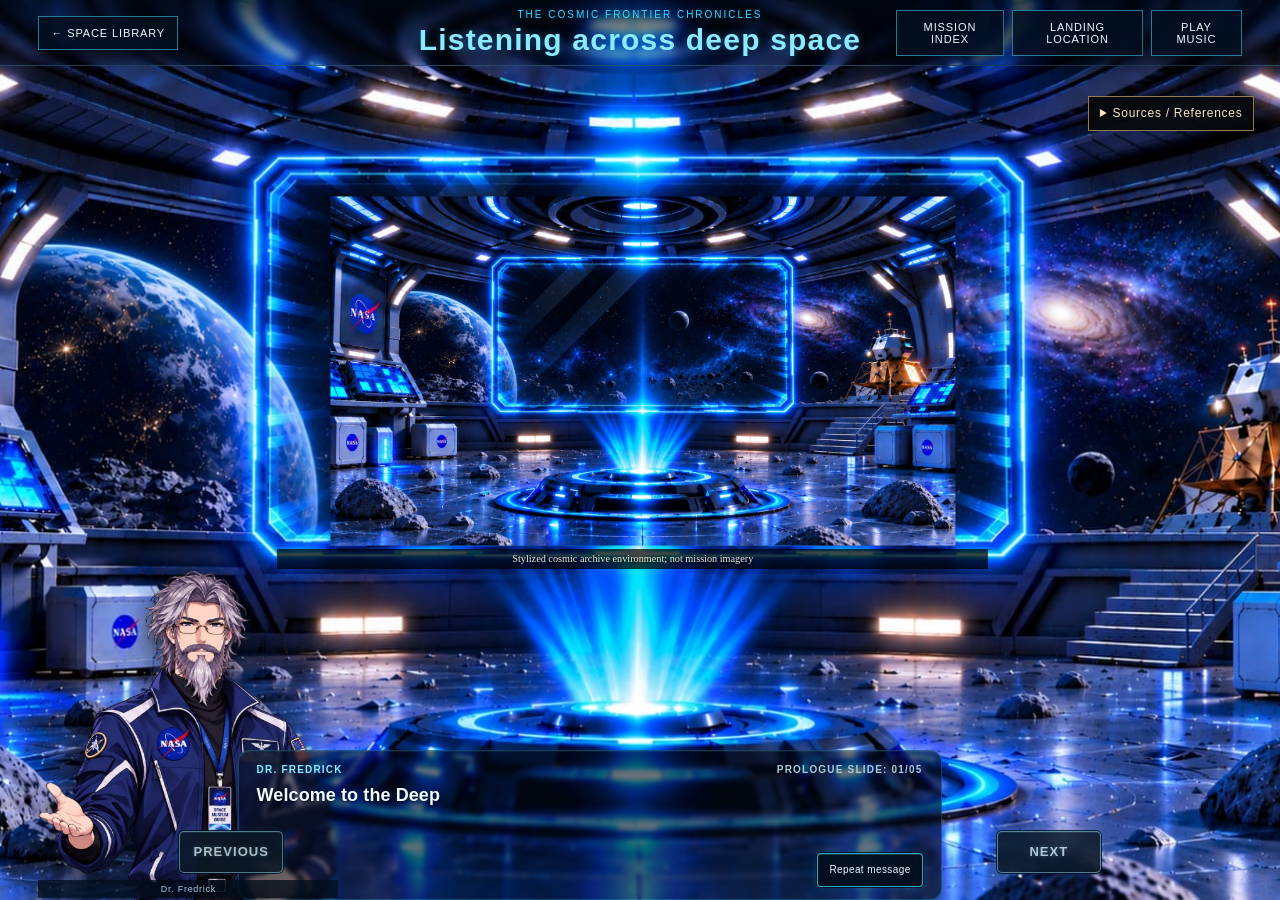
<file: DeepSpace/deepspace.html>
<!doctype html>
<html lang="en" class="storytelling-active">
<head>
  <meta charset="utf-8">
  <meta name="viewport" content="width=device-width, initial-scale=1">
  <meta name="theme-color" content="#000000">
  <title>Deep Space Archive — The Cosmic Frontier Chronicles</title>
  <link rel="stylesheet" href="storytelling.css?v=manual-position-controls-20261107">
  <link rel="stylesheet" href="deepspace.css?v=responsive-frame-20261112b">
  <link rel="stylesheet" href="../location-view.css?v=atlas-mobile-layout-20261111b">
  <link rel="stylesheet" href="../Audio/background-music.css">
</head>
<body class="storytelling-active">
  <audio id="backgroundMusic" class="background-music-audio" src="../Audio/Piano.mp3" loop preload="auto"></audio>
  <main class="museum-exhibit">
    <section id="ranger-story" class="ranger-story" aria-labelledby="story-title">
      <div class="museum-architecture" aria-hidden="true">
        <span class="museum-column"></span>
        <span class="museum-column"></span>
        <span class="museum-column"></span>
        <span class="museum-column"></span>
        <span class="museum-column"></span>
        <span class="museum-column"></span>
      </div>
      <header class="story-topbar">
        <a class="story-back-link" href="../Space/space.html">← Space Library</a>
        <div class="story-heading">
          <p>The Cosmic Frontier Chronicles</p>
          <h1 id="story-title" tabindex="-1">The Edge of the Solar System</h1>
        </div>
        <div class="story-topbar-actions">
          <button id="story-mission-index-button" class="story-mission-index-button" type="button" aria-expanded="false" aria-controls="story-mission-index">Mission Index</button>
          <button id="landing-location-button" class="story-mission-index-button" type="button">LANDING LOCATION</button>
          <button id="soundToggleBtn" class="story-mission-index-button story-sound-toggle" type="button" aria-label="Play background music" aria-pressed="false" onclick="window.backgroundMusic.toggle()"><span id="soundStatusText">Audio</span></button>
        </div>
      </header>
      <nav id="story-mission-index" class="mission-index" aria-label="Story mission selection" hidden></nav>
      <div class="story-stage">
        <section class="story-display" aria-label="Deep Space mission display">
          <p id="story-mission-indicator" class="story-mission-indicator" aria-live="polite"></p>
          <div class="story-image-frame">
            <div class="mission-image-layout">
              <div id="mission-image-visual" class="mission-image-visual">
                <img class="story-hardware" alt="">
              </div>
            </div>
            <figcaption id="mission-image-caption" class="mission-image-caption" hidden></figcaption>
          </div>
        </section>
        <div class="story-conversation">
          <div id="guide-stage" class="story-character-row story-guide-row">
            <figure class="story-guide">
              <img src="../Space/space_images/Guide.png" alt="Dr. Fredrick speaking">
              <figcaption>Dr. Fredrick</figcaption>
            </figure>
            <section class="story-dialogue" aria-label="Deep Space mission story">
              <p class="dialogue-eyebrow"><span id="dialogue-speaker">Dr. Fredrick</span><span id="dialogue-progress"></span></p>
              <p id="ranger-dialogue" class="dialogue-copy" aria-live="polite"></p>
              <p id="speech-status" class="speech-status" role="status" aria-live="polite"></p>
              <div class="dialogue-actions">
                <button id="play-narration" class="dialogue-play" type="button" hidden>Play voice narration</button>
                <button id="continue-reading" class="dialogue-reading" type="button" hidden>Continue reading</button>
                <button id="repeat-dialogue" class="dialogue-repeat" type="button">Repeat message</button>
              </div>
            </section>
          </div>
          <div id="student-stage" class="story-character-row story-user-row" hidden>
            <div class="story-listeners" aria-label="USER listening to Dr. Fredrick">
              <figure class="story-listener">
                <img id="visitor-character" src="../images/Girl_user_listening.png" alt="USER listening to Dr. Fredrick">
                <figcaption id="visitor-caption"></figcaption>
              </figure>
            </div>
            <div id="response-panel" class="story-response-panel"></div>
          </div>
        </div>
        <nav class="story-controls" aria-label="Story navigation">
          <button id="story-previous-slide" class="story-control-button story-control-button--previous" type="button">Previous</button>
          <p id="story-status" class="story-status" aria-live="polite"></p>
          <button id="story-advance-slide" class="story-control-button story-control-button--next" type="button">Next</button>
        </nav>
      </div>
    </section>
    <details id="slide-references" class="slide-references">
      <summary>Sources / References</summary>
      <div class="slide-references-content">
        <section aria-labelledby="scientific-sources-heading">
          <h2 id="scientific-sources-heading">Scientific Sources</h2>
          <ul id="scientific-sources-list"></ul>
          <p id="scientific-sources-empty" hidden>No verified factual source is attached to this slide.</p>
        </section>
        <section aria-labelledby="image-credits-heading">
          <h2 id="image-credits-heading">Image Credits</h2>
          <ul id="image-credits-list"></ul>
          <p id="image-credits-empty" hidden>Image provenance has not been verified for this slide.</p>
        </section>
      </div>
    </details>

  </main>
  <a id="mission-image-source-link" class="mission-image-source-control" target="_blank" rel="noopener noreferrer" hidden>
    <svg viewBox="0 0 24 24" aria-hidden="true" focusable="false"><path d="M14 4h6v6m-.5-5.5L11 13M18 13v6H5V6h6" /></svg>
    <span></span>
  </a>
  <section id="landing-location-view" class="location-view" role="dialog" aria-modal="true" aria-label="Interactive Deep Space mission atlas" aria-hidden="true" hidden>
    <header class="atlas-header">
      <span class="atlas-world-label" data-atlas-world-label>DEEP SPACE ATLAS</span>
      <div class="atlas-header-actions">
        <button type="button" data-atlas-reset-view aria-label="Reset globe orientation">Reset view</button>
        <button class="location-close" type="button" data-location-close aria-label="Return to mission exhibit">×</button>
      </div>
    </header>
    <div class="atlas-map-stage" data-atlas-map-stage>
      <canvas class="location-globe" aria-label="Interactive three-dimensional celestial body; drag to rotate"></canvas>
      <div class="atlas-marker-layer" data-atlas-marker-layer></div>
      <div class="atlas-selection-overlay" data-atlas-selection hidden>
        <strong data-atlas-selection-name></strong>
        <span data-atlas-selection-details></span>
        <button type="button" data-atlas-exhibit-link>OPEN MISSION EXHIBIT ↗</button>
      </div>
      <span class="atlas-visualization-note" data-atlas-visualization-note hidden></span>
    </div>
    <section class="atlas-timeline" aria-label="Mission event timeline">
      <div class="atlas-timeline-heading">
        <span data-atlas-year-label aria-live="polite"></span>
        <span data-atlas-event-count></span>
      </div>
      <div class="atlas-year-controls">
        <button type="button" data-atlas-year-previous aria-label="Previous year">‹</button>
        <label><span class="sr-only">Mission timeline year</span><input data-atlas-year-slider type="range" min="1972" max="2022" step="1" value="1972"></label>
        <button type="button" data-atlas-year-next aria-label="Next year">›</button>
      </div>
      <div class="atlas-timeline-rail" data-atlas-timeline-rail aria-label="Mission events across history"></div>
      <div class="atlas-event-strip" data-atlas-year-events aria-live="polite"></div>
    </section>
  </section>
  <script src="../Audio/background-music.js"></script>
  <script src="../location-view.js?v=source-position-raf-20261111"></script>
  <script src="mission-atlas-data.js"></script>
  <script src="../mission-atlas.js"></script>
  <script src="../voice-selection.js"></script>
  <script src="deepspace-story-data.js"></script>
  <script src="deepspace-reference-data.js"></script>
  <script src="storytelling.js?v=character-voice-20261112"></script>
</body>
</html>
</file>
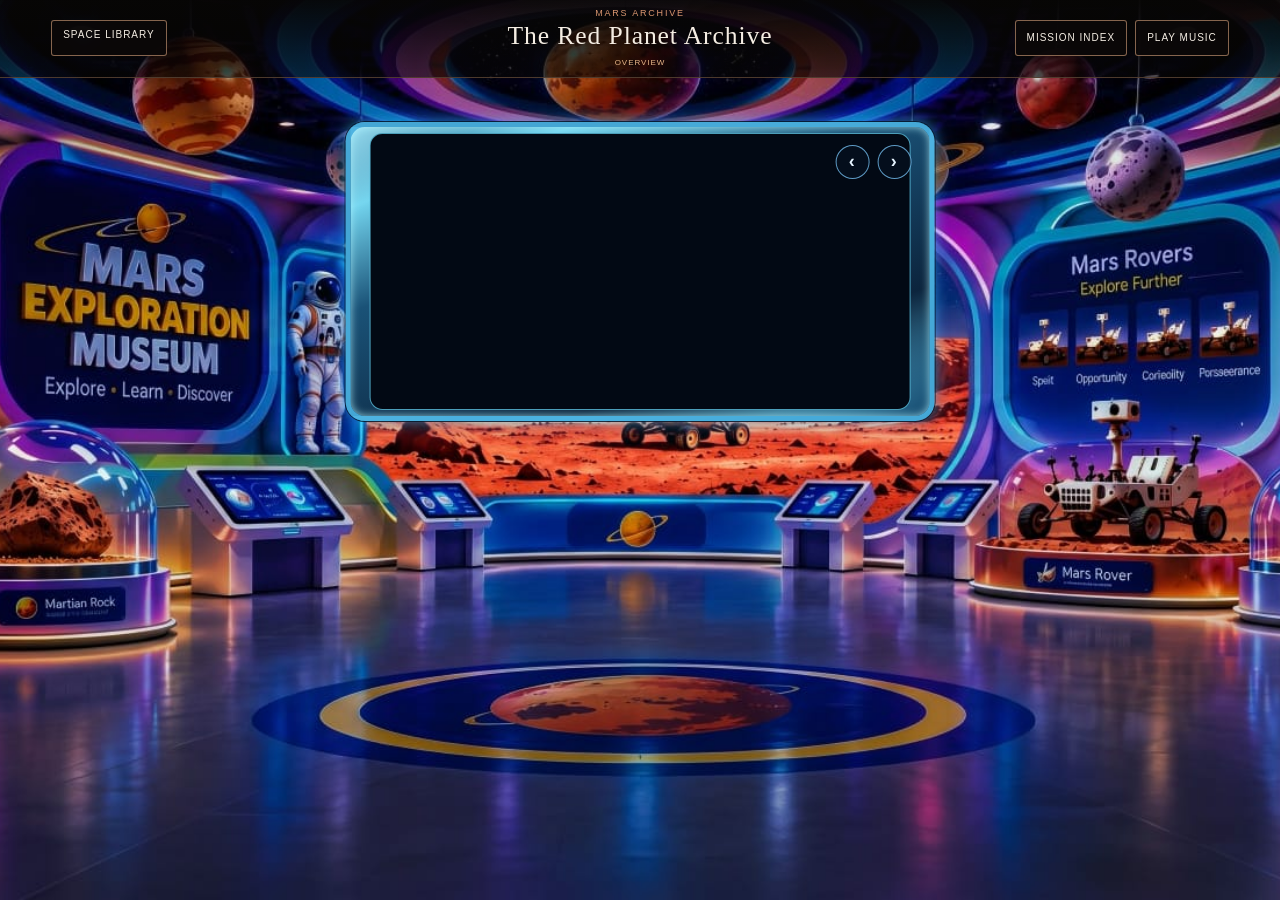
<file: Mars/mars.html>
<!doctype html>
<html lang="en" class="storytelling-active">
<head>
  <meta charset="utf-8">
  <meta name="viewport" content="width=device-width, initial-scale=1">
  <meta name="theme-color" content="#090807">
  <meta name="description" content="An evidence-led archive of Mars missions, told by Leo and Dr. Fredrick.">
  <title>Project Ghost Signal — Mars Archive</title>
  <link rel="stylesheet" href="./mars.css">
  <link rel="stylesheet" href="./mars-storytelling.css?v=mars-layout-alignment-20261112">
  <link rel="stylesheet" href="../location-view.css?v=atlas-mobile-layout-20261111b">
  <link rel="stylesheet" href="../Audio/background-music.css">
</head>
<body class="storytelling-active">
  <audio id="backgroundMusic" class="background-music-audio" src="../Audio/Piano.mp3" loop preload="auto"></audio>
  <main class="museum-exhibit">
    <section id="ranger-story" class="ranger-story museum-scene is-mission-opening" aria-labelledby="story-title">
      <div class="mars-environment" aria-hidden="true"></div>
      <section class="holographic-monitor-layer" aria-label="Mars holographic display">
        <div class="story-image-frame" aria-label="Mission image aperture">
          <div class="mission-image-layout">
            <div id="mission-image-visual" class="mission-image-visual">
              <img id="story-hardware-primary" class="story-hardware" alt="" hidden>
              <img id="story-hardware-secondary" class="story-hardware" alt="" hidden>
            </div>
          </div>
        </div>
      </section>
      <header class="story-topbar">
        <a class="story-back-link" href="../Space/space.html">Space Library</a>
        <div class="story-heading">
          <p>Mars archive</p>
          <h1 id="story-title" tabindex="-1">The Red Planet Archive</h1>
          <span id="story-mission-status" class="mission-status">ARCHIVE</span>
        </div>
        <div class="story-topbar-actions">
          <button id="story-mission-index-button" class="story-mission-index-button" type="button" aria-expanded="false" aria-controls="story-mission-index">Mission index</button>
          <button id="landing-location-button" class="story-mission-index-button" type="button">LANDING LOCATION</button>
          <button id="soundToggleBtn" class="story-mission-index-button story-sound-toggle" type="button" aria-label="Play background music" aria-pressed="false" onclick="window.backgroundMusic.toggle()"><span id="soundStatusText">Audio</span></button>
        </div>
      </header>

      <nav id="story-mission-index" class="mission-index" aria-label="Mars archive sections" hidden></nav>

      <p id="story-mission-indicator" class="story-mission-indicator" aria-live="polite"></p>

      <div class="story-stage">
        <section class="story-conversation" aria-label="Mars mission dialogue">
          <div id="guide-stage" class="story-character-row story-guide-row" hidden>
            <figure class="story-guide">
              <img id="guide-character" src="../images/Guide_speaking.png" alt="Dr. Fredrick, Mars mission scientist">
            </figure>
            <section class="story-dialogue" aria-label="Dr. Fredrick speaking">
              <p class="dialogue-eyebrow"><span id="dialogue-speaker">Dr. Fredrick</span><span id="dialogue-progress"></span></p>
              <p id="ranger-dialogue" class="dialogue-copy" aria-live="polite"></p>
              <div class="dialogue-actions">
                <button id="play-narration" class="dialogue-play" type="button">Play voice narration</button>
                <button id="continue-reading" class="dialogue-reading" type="button" hidden>Continue reading</button>
                <button id="repeat-dialogue" class="dialogue-repeat" type="button">Repeat message</button>
              </div>
            </section>
          </div>

          <div id="student-stage" class="story-character-row story-user-row" hidden>
            <section class="story-dialogue" aria-label="Leo speaking">
              <p class="dialogue-eyebrow"><span id="student-speaker">Leo</span><span id="student-progress"></span></p>
              <p id="student-dialogue-copy" class="dialogue-copy" aria-live="polite"></p>
              <div class="dialogue-actions">
                <button id="ask-student-question" class="student-ask-button" type="button" hidden>Ask Dr. Fredrick</button>
                <button id="play-student-narration" class="dialogue-play" type="button">Play voice narration</button>
                <button id="continue-student-reading" class="dialogue-reading" type="button" hidden>Continue reading</button>
                <button id="repeat-student-dialogue" class="dialogue-repeat" type="button">Repeat message</button>
              </div>
            </section>
            <figure class="story-listener">
              <img id="visitor-character" src="../images/Boy_user_listening.png" alt="Leo speaking with Dr. Fredrick">
              <figcaption id="visitor-caption">Leo</figcaption>
            </figure>
          </div>
          <p id="speech-status" class="speech-status" role="status" aria-live="polite"></p>

          <section class="story-evidence" aria-label="Evidence investigation">
            <button id="mission-evidence-toggle" class="evidence-toggle" type="button" aria-expanded="false" aria-controls="mission-evidence-panel"></button>
            <p id="mission-evidence-panel" class="evidence-panel" hidden></p>
            <button id="uncertainty-toggle" class="evidence-toggle uncertainty-toggle" type="button" aria-expanded="false" aria-controls="uncertainty-panel" hidden>What remains uncertain?</button>
            <p id="uncertainty-panel" class="evidence-panel" hidden></p>
            <p id="final-mantra" class="final-mantra" hidden>The signal may end. The evidence remains.</p>
          </section>
        </section>

        <nav class="story-controls" aria-label="Story navigation">
          <button id="story-previous-slide" class="story-control-button story-control-button--previous" type="button" disabled>Previous</button>
          <p id="story-status" class="story-status" aria-live="polite"></p>
          <button id="story-advance-slide" class="story-control-button story-control-button--next" type="button">Next</button>
        </nav>
      </div>
    </section>
  </main>

  <a id="mission-image-source-link" class="mission-image-source-control" target="_blank" rel="noopener noreferrer" hidden>
    <svg viewBox="0 0 24 24" aria-hidden="true" focusable="false"><path d="M14 4h6v6m-.5-5.5L11 13M18 13v6H5V6h6" /></svg>
    <span></span>
  </a>

  <section id="landing-location-view" class="location-view" role="dialog" aria-modal="true" aria-label="Interactive Mars mission atlas" aria-hidden="true" hidden>
    <header class="atlas-header">
      <span class="atlas-world-label" data-atlas-world-label>MARS ATLAS</span>
      <div class="atlas-header-actions">
        <button type="button" data-atlas-reset-view aria-label="Reset globe orientation">Reset view</button>
        <button class="location-close" type="button" data-location-close aria-label="Return to mission exhibit">×</button>
      </div>
    </header>
    <div class="atlas-map-stage" data-atlas-map-stage>
      <canvas class="location-globe" aria-label="Interactive three-dimensional Mars globe; drag to rotate"></canvas>
      <div class="atlas-marker-layer" data-atlas-marker-layer></div>
      <div class="atlas-selection-overlay" data-atlas-selection hidden>
        <strong data-atlas-selection-name></strong>
        <span data-atlas-selection-details></span>
        <button type="button" data-atlas-exhibit-link>OPEN MISSION EXHIBIT ↗</button>
      </div>
      <span class="atlas-visualization-note" data-atlas-visualization-note hidden></span>
    </div>
    <section class="atlas-timeline" aria-label="Mission event timeline">
      <div class="atlas-timeline-heading">
        <span data-atlas-year-label aria-live="polite"></span>
        <span data-atlas-event-count></span>
      </div>
      <div class="atlas-year-controls">
        <button type="button" data-atlas-year-previous aria-label="Previous year">‹</button>
        <label><span class="sr-only">Mission timeline year</span><input data-atlas-year-slider type="range" min="1975" max="2024" step="1" value="1975"></label>
        <button type="button" data-atlas-year-next aria-label="Next year">›</button>
      </div>
      <div class="atlas-timeline-rail" data-atlas-timeline-rail aria-label="Mission events across history"></div>
      <div class="atlas-event-strip" data-atlas-year-events aria-live="polite"></div>
    </section>
  </section>

  <noscript><p class="noscript-notice">The Mars archive requires JavaScript to navigate its story.</p></noscript>
  <script src="../location-view.js?v=source-position-raf-20261111"></script>
  <script src="./mission-atlas-data.js?v=mars-atlas-data-20261113"></script>
  <script src="../mission-atlas.js"></script>
  <script src="../Audio/background-music.js"></script>
  <script src="../voice-selection.js"></script>
  <script src="./mars-data.js?v=mars-mission-integrations-20261116"></script>
  <script src="./mars-storytelling.js?v=mars-mission-integrations-20261116"></script>
</body>
</html>
</file>
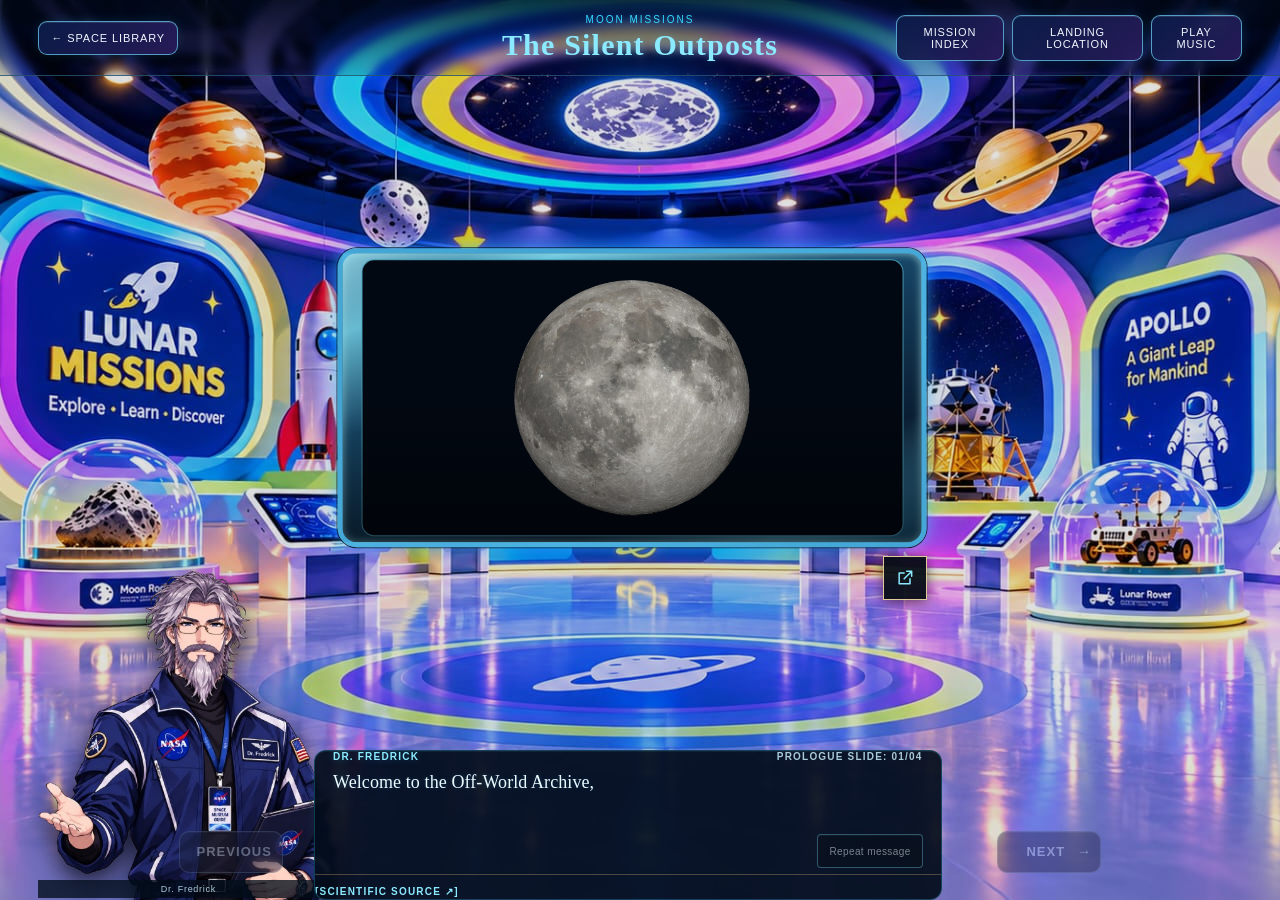
<file: Moon/moon.html>
<!doctype html>
<html lang="en" class="storytelling-active">
<head>
  <meta charset="utf-8">
  <meta name="viewport" content="width=device-width, initial-scale=1">
  <meta name="theme-color" content="#000000">
  <title>Moon Chronicle — Museum of the Abandoned</title>
  <link rel="stylesheet" href="storytelling.css?v=manual-position-controls-20261107">
  <link rel="stylesheet" href="moon.css?v=apollo12-video-20261116">
  <link rel="stylesheet" href="innovation-lineage.css">
  <link rel="stylesheet" href="../location-view.css?v=atlas-mobile-layout-20261111b">
  <link rel="stylesheet" href="../Audio/background-music.css">
</head>
<body class="storytelling-active">
  <audio id="backgroundMusic" class="background-music-audio" src="../Audio/Piano.mp3" data-volume="0.05" loop preload="auto"></audio>
  <main class="museum-exhibit">
    <section id="ranger-story" class="ranger-story" aria-labelledby="story-title">
      <div class="museum-architecture" aria-hidden="true">
        <span class="museum-column"></span>
        <span class="museum-column"></span>
        <span class="museum-column"></span>
        <span class="museum-column"></span>
        <span class="museum-column"></span>
        <span class="museum-column"></span>
      </div>
      <header class="story-topbar">
        <a class="story-back-link" href="../Space/space.html">← Space Library</a>
        <div class="story-heading">
          <p>Moon missions</p>
          <h1 id="story-title" tabindex="-1">The Ranger 7 story</h1>
        </div>
        <div class="story-topbar-actions">
          <button id="story-mission-index-button" class="story-mission-index-button" type="button" aria-expanded="false" aria-controls="story-mission-index">Mission Index</button>
          <button id="landing-location-button" class="story-mission-index-button" type="button">LANDING LOCATION</button>
          <button id="soundToggleBtn" class="story-mission-index-button story-sound-toggle" type="button" aria-label="Play background music" aria-pressed="false" onclick="window.backgroundMusic.toggle()"><span id="soundStatusText">Audio</span></button>
        </div>
      </header>
      <nav id="story-mission-index" class="mission-index" aria-label="Story mission selection" hidden></nav>
      <div class="mission-image-layer">
        <div class="story-image-frame" role="region" aria-label="Moon mission display">
          <div class="mission-image-layout">
            <div id="mission-image-visual" class="mission-image-visual">
              <div id="mission-image-position-layer" class="mission-image-position-layer">
                <div id="mission-image-coordinate-space" class="mission-image-coordinate-space">
                  <img class="story-hardware mission-image-item" src="./moon_images/moon.png" alt="Full Moon showing lunar maria and craters">
                  <img id="moon-story-hardware-secondary" class="story-hardware mission-image-item" alt="" hidden>
                </div>
              </div>
            </div>
          </div>
        </div>
      </div>
      <nav id="mission-media-controls" class="mission-media-controls" aria-label="Slide media navigation" hidden>
        <button id="mission-media-previous" type="button" aria-label="Previous media item">‹</button>
        <span id="mission-media-count" aria-live="polite"></span>
        <button id="mission-media-next" type="button" aria-label="Next media item">›</button>
      </nav>
      <div id="guide-dialogue-layer" class="guide-dialogue-layer" aria-hidden="false">
        <section class="story-dialogue" aria-label="Moon mission story">
          <p class="dialogue-eyebrow"><span id="dialogue-speaker">Dr. Fredrick</span><span id="dialogue-progress"></span></p>
          <p id="ranger-dialogue" class="dialogue-copy" aria-live="polite"></p>
          <p id="speech-status" class="speech-status" role="status" aria-live="polite"></p>
          <div class="dialogue-actions">
            <button id="play-narration" class="dialogue-play" type="button" hidden>Play voice narration</button>
            <button id="continue-reading" class="dialogue-reading" type="button" hidden>Continue reading</button>
            <button id="repeat-dialogue" class="dialogue-repeat" type="button">Repeat message</button>
          </div>
        </section>
      </div>
      <div class="story-stage">
        <section class="story-display">
          <p id="story-mission-indicator" class="story-mission-indicator" aria-live="polite"></p>
        </section>
        <div class="story-conversation">
          <div id="guide-stage" class="story-character-row story-guide-row">
            <figure class="story-guide">
              <img src="../Space/space_images/Guide.png" alt="Dr. Fredrick speaking">
              <figcaption>Dr. Fredrick</figcaption>
            </figure>
          </div>
          <div id="student-stage" class="story-character-row story-user-row" hidden>
            <div class="story-listeners" aria-label="You listening to Dr. Fredrick">
              <figure class="story-listener">
                <img id="visitor-character" src="../images/Girl_user_listening.png" alt="You listening to Dr. Fredrick">
                <figcaption id="visitor-caption"></figcaption>
              </figure>
            </div>
            <div id="response-panel" class="story-response-panel"></div>
          </div>
        </div>
        <nav class="story-controls" aria-label="Story navigation">
          <button id="story-previous-slide" class="story-control-button story-control-button--previous" type="button">Previous</button>
          <p id="story-status" class="story-status" aria-live="polite"></p>
          <button id="story-advance-slide" class="story-control-button story-control-button--next" type="button">Next</button>
        </nav>
      </div>
    </section>

    <section id="moon-innovation-lineage" aria-labelledby="moon-innovation-lineage-title" aria-hidden="true" hidden>
      <main>
        <h1 id="moon-innovation-lineage-title" class="t">Innovation Lineage</h1>
        <div id="moon-innovation-lineage-stage"></div>
      </main>
      <nav class="lineage-navigation" aria-label="Innovation Lineage navigation">
        <button id="moon-innovation-lineage-previous" type="button">Previous</button>
        <p id="moon-innovation-lineage-status" aria-live="polite"></p>
        <button id="moon-innovation-lineage-continue" type="button">Continue</button>
      </nav>
      <div class="back" id="moon-innovation-lineage-backdrop"></div>
      <aside class="sheet" id="moon-innovation-lineage-sheet" role="dialog" aria-modal="true" aria-label="Details" aria-hidden="true">
        <button class="x" id="moon-innovation-lineage-close" type="button" aria-label="Close">×</button>
        <div id="moon-innovation-lineage-sheet-body"></div>
      </aside>
    </section>

    <div id="archive-interface" inert aria-hidden="true">
    <header class="exhibit-header">
      <a class="home-link" href="../Space/space.html" aria-label="Return to the Space Library">← Space Library</a>
      <div class="exhibit-heading">
        <p class="eyebrow">Museum of the Abandoned</p>
        <h1>Lunar Hardware Chronicle</h1>
      </div>
      <div class="exhibit-actions">
        <button id="story-toggle" class="index-toggle story-toggle" type="button" hidden>Ranger 7 story</button>
        <button id="index-toggle" class="index-toggle" type="button" aria-expanded="false">Mission index</button>
      </div>
    </header>
    <nav id="mission-index" class="mission-index" aria-label="Mission index" hidden></nav>

    <section class="book-experience" aria-label="Interactive lunar museum book">
      <div class="book-frame">
        <div id="book" class="flip-book" aria-live="polite"></div>
        <noscript>This museum book requires JavaScript to display its mission chapters.</noscript>
      </div>

      <div class="book-controls" aria-label="Book controls">
        <button id="prev-page" class="arrow-button" type="button" aria-label="Previous page">←</button>
        <div class="page-status" aria-live="polite">
          <span id="current-page">Page 1</span>
          <span id="page-count" aria-hidden="true"></span>
        </div>
        <button id="next-page" class="arrow-button" type="button" aria-label="Next page">→</button>
      </div>
    </section>
    </div>
  </main>

  <a id="mission-image-source-link" class="mission-image-source-control" target="_blank" rel="noopener noreferrer" hidden>
    <svg viewBox="0 0 24 24" aria-hidden="true" focusable="false"><path d="M14 4h6v6m-.5-5.5L11 13M18 13v6H5V6h6" /></svg>
    <span></span>
  </a>

  <dialog id="trivia-dialog" class="trivia-dialog" aria-labelledby="trivia-title">
    <button id="trivia-close" class="dialog-close" type="button" aria-label="Close curator question">×</button>
    <p class="eyebrow">Curator's Question</p>
    <h2 id="trivia-title">Mission question</h2>
    <p id="trivia-question"></p>
    <button id="trivia-reveal" type="button">Reveal answer</button>
    <p id="trivia-answer" class="trivia-answer" tabindex="-1" hidden></p>
    <p id="trivia-explanation" class="trivia-explanation" hidden></p>
  </dialog>

  <section id="landing-location-view" class="location-view" role="dialog" aria-modal="true" aria-label="Interactive Moon mission atlas" aria-hidden="true" hidden>
    <header class="atlas-header">
      <span class="atlas-world-label" data-atlas-world-label>MOON ATLAS</span>
      <div class="atlas-header-actions">
        <button type="button" data-atlas-reset-view aria-label="Reset globe orientation">Reset view</button>
        <button class="location-close" type="button" data-location-close aria-label="Return to mission exhibit">×</button>
      </div>
    </header>
    <div class="atlas-map-stage" data-atlas-map-stage>
      <canvas class="location-globe" aria-label="Interactive three-dimensional Moon globe; drag to rotate"></canvas>
      <div class="atlas-marker-layer" data-atlas-marker-layer></div>
      <div class="atlas-selection-overlay" data-atlas-selection hidden>
        <strong data-atlas-selection-name></strong>
        <span data-atlas-selection-details></span>
        <button type="button" data-atlas-exhibit-link>OPEN MISSION EXHIBIT ↗</button>
      </div>
      <span class="atlas-visualization-note" data-atlas-visualization-note hidden></span>
    </div>
    <section class="atlas-timeline" aria-label="Mission event timeline">
      <div class="atlas-timeline-heading">
        <span data-atlas-year-label aria-live="polite"></span>
        <span data-atlas-event-count></span>
      </div>
      <div class="atlas-year-controls">
        <button type="button" data-atlas-year-previous aria-label="Previous year">‹</button>
        <label><span class="sr-only">Mission timeline year</span><input data-atlas-year-slider type="range" min="1964" max="2009" step="1" value="1964"></label>
        <button type="button" data-atlas-year-next aria-label="Next year">›</button>
      </div>
      <div class="atlas-timeline-rail" data-atlas-timeline-rail aria-label="Mission events across history"></div>
      <div class="atlas-event-strip" data-atlas-year-events aria-live="polite"></div>
    </section>
  </section>

  <script src="../location-view.js?v=moon-mission-reference-label-20261112"></script>
  <script src="./mission-atlas-data.js"></script>
  <script src="../mission-atlas.js"></script>
  <script src="lib/page-flip.browser.js"></script>
  <script src="missions.js"></script>
  <script src="ranger7-story.js"></script>
  <script src="../Audio/background-music.js"></script>
  <script src="../voice-selection.js"></script>
  <script src="storytelling.js?v=prologue-moon-image-20261116"></script>
  <script src="innovation-lineage.js"></script>
  <script src="moon.js"></script>
</body>
</html>
</file>
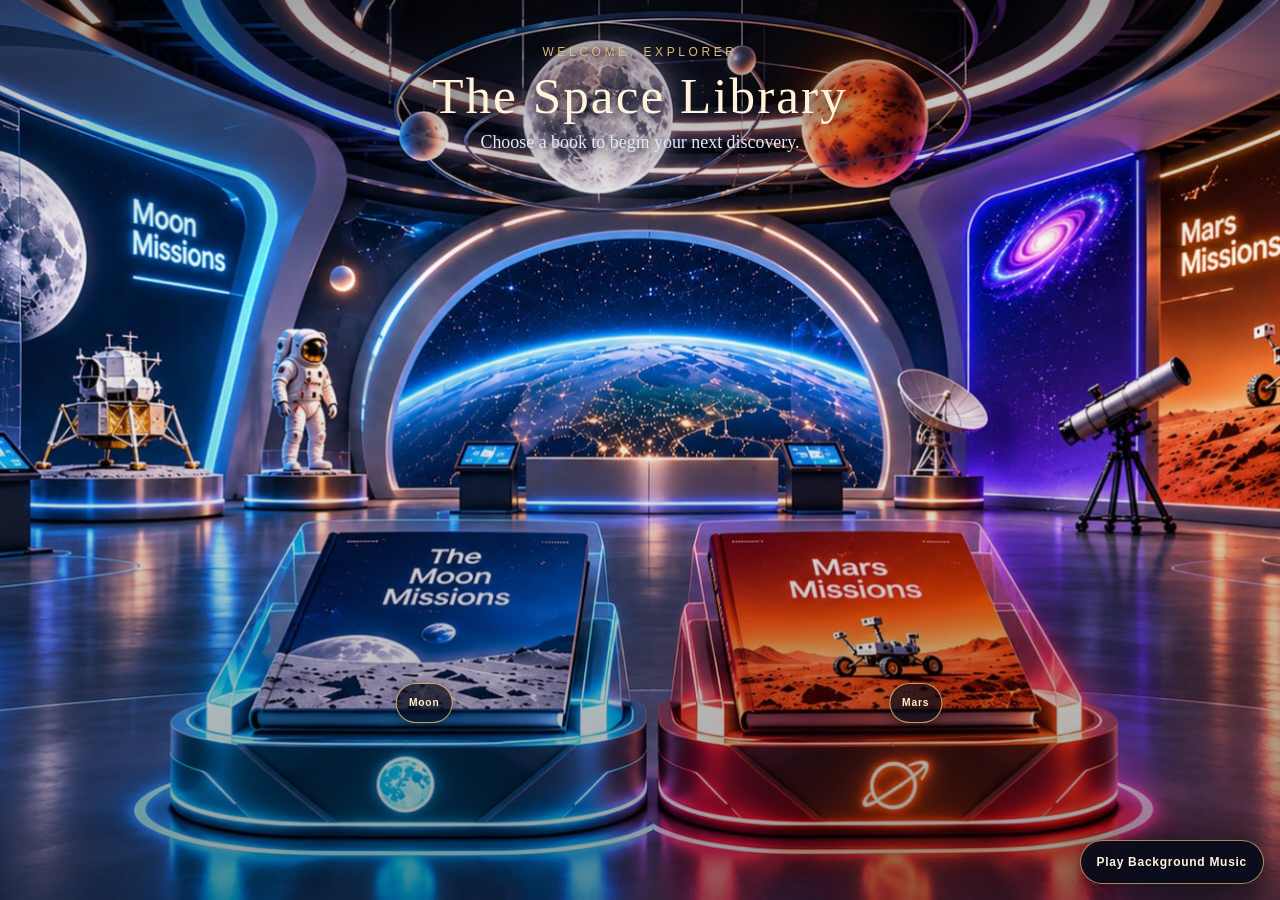
<file: Space/space.html>
<!doctype html>
<html lang="en">
<head>
  <meta charset="UTF-8">
  <meta name="viewport" content="width=device-width, initial-scale=1.0">
  <title>Museum of the Abandoned — Space Library</title>
  <link rel="stylesheet" href="./space.css?v=moon-mars-book-hotspots-20261115">
  <link rel="stylesheet" href="../Audio/background-music.css">
</head>
<body>
  <audio id="backgroundMusic" class="background-music-audio" src="../Audio/Piano.mp3" loop preload="auto"></audio>
  <main class="museum-library">
    <section id="library-entry" class="library-entry" aria-labelledby="library-title">
      <img class="library-scene-image" src="./space_images/bg.png" alt="" aria-hidden="true">
      <header class="library-heading">
        <p>WELCOME, EXPLORER</p>
        <h1 id="library-title">The Space Library</h1>
        <span>Choose a book to begin your next discovery.</span>
      </header>
      <div class="library-books" aria-label="Choose a mission collection">
        <a class="library-book library-book--moon" href="../Moon/moon.html" aria-label="Open Moon Missions">
          <span class="library-book-title">Moon Missions</span>
          <span class="library-book-action">Moon</span>
        </a>
        <a class="library-book library-book--mars" href="../Mars/mars.html" aria-label="Open Mars Missions">
          <span class="library-book-title">Mars Missions</span>
          <span class="library-book-action">Mars</span>
        </a>
      </div>
    </section>
  </main>
  <dialog id="guide-welcome" class="guide-welcome" aria-labelledby="guide-welcome-title">
    <img class="guide-welcome-image" src="./space_images/Guide.png" alt="Mr. Stone, your museum guide">
    <section class="guide-welcome-card">
      <div class="guide-welcome-content">
        <p class="guide-welcome-kicker">A WELCOME FROM YOUR GUIDE</p>
        <h2 id="guide-welcome-title">Welcome to the Museum</h2>
        <p id="guide-welcome-message"></p>
        <form method="dialog">
          <button class="guide-welcome-dismiss">Choose a book</button>
        </form>
      </div>
    </section>
  </dialog>
  <script src="../Audio/background-music.js"></script>
  <script src="./space.js?v=moon-mars-book-links-20261115"></script>
</body>
</html>
</file>
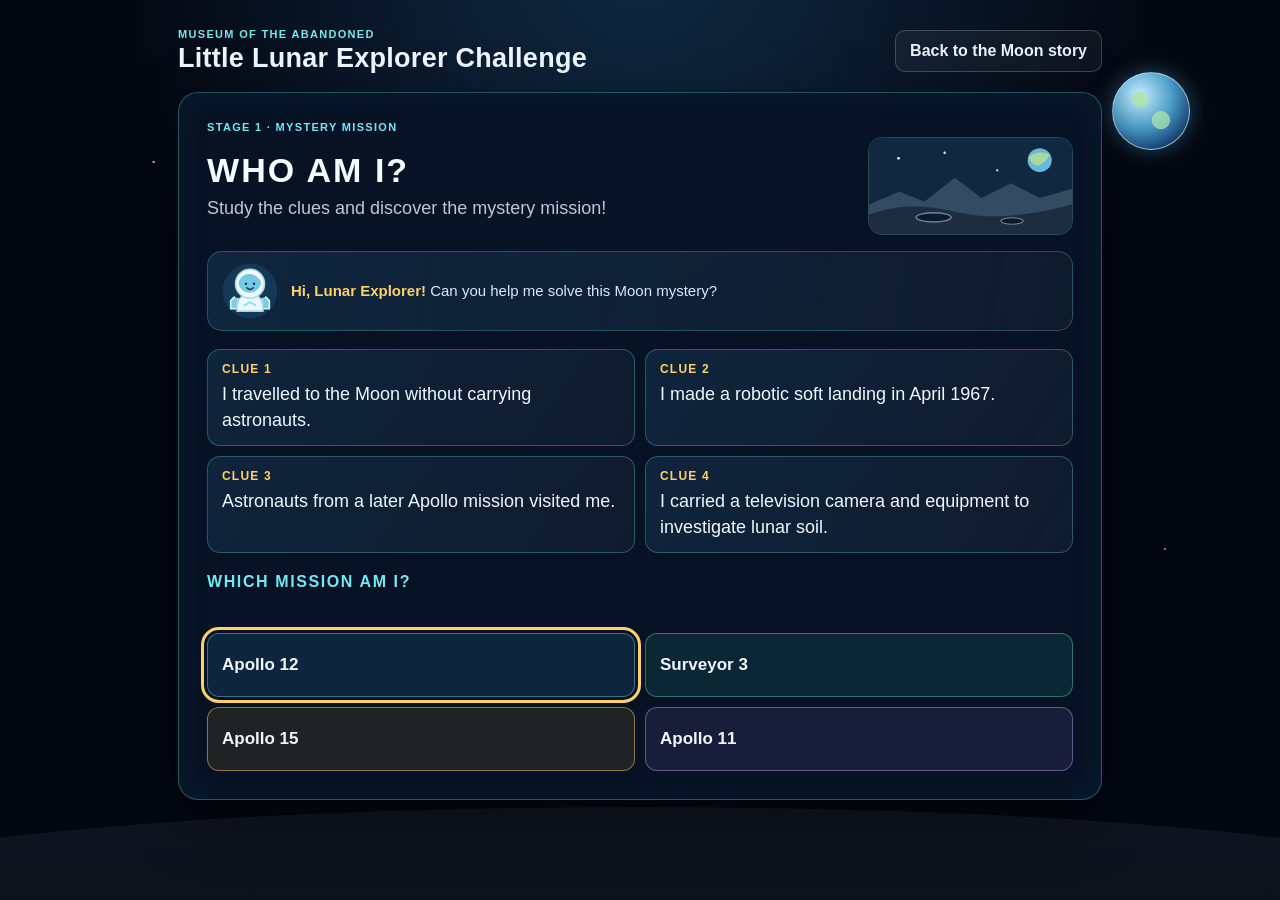
<file: Moon/Moon_Landing_Challenge/landing.html>
<!doctype html>
<html lang="en">
<head>
  <meta charset="utf-8">
  <meta name="viewport" content="width=device-width, initial-scale=1">
  <meta name="theme-color" content="#030711">
  <title>Little Lunar Explorer Challenge</title>
  <link rel="stylesheet" href="./landing.css">
</head>
<body>
  <div class="space-scenery" aria-hidden="true">
    <span class="background-earth"></span>
    <span class="moon-horizon"></span>
  </div>
  <main class="challenge-shell">
    <header class="challenge-header">
      <div>
        <p class="eyebrow">Museum of the Abandoned</p>
        <h1>Little Lunar Explorer Challenge</h1>
      </div>
      <button id="exit-challenge" class="button button-quiet" type="button">Back to the Moon story</button>
    </header>

    <section id="identification-stage" class="challenge-panel mystery-card" aria-labelledby="identification-title">
      <div class="stage-heading">
        <p class="step-label">Stage 1 · Mystery mission</p>
      </div>
      <div class="mystery-heading">
        <div>
          <h2 id="identification-title">WHO AM I?</h2>
          <p class="mystery-subtitle">Study the clues and discover the mystery mission!</p>
        </div>
        <figure class="mystery-illustration">
          <svg viewBox="0 0 220 104" role="img" aria-labelledby="lunar-scene-title">
            <title id="lunar-scene-title">A cratered Moon landscape beneath the distant Earth</title>
            <rect width="220" height="104" rx="14" fill="#102840"/>
            <circle cx="185" cy="24" r="13" fill="#69b7df"/>
            <path d="M173 21c7-6 15-7 23-3-3 6-7 10-13 12-5-1-8-4-10-9z" fill="#a8d89a"/>
            <circle cx="32" cy="22" r="1.5" fill="#eaf7ff"/>
            <circle cx="82" cy="16" r="1.3" fill="#eaf7ff"/>
            <circle cx="139" cy="35" r="1.2" fill="#eaf7ff"/>
            <path d="M0 72 33 58l27 11 33-26 29 22 32-16 31 16 35-10v49H0z" fill="#344c62"/>
            <path d="M0 83c35-13 65-10 99-2s75 3 121-9v32H0z" fill="#1c2d40"/>
            <ellipse cx="70" cy="86" rx="19" ry="5" fill="#0c1a2b" stroke="#71859a" stroke-width="1.5"/>
            <ellipse cx="155" cy="90" rx="12" ry="3.5" fill="#0c1a2b" stroke="#71859a" stroke-width="1.2"/>
          </svg>
        </figure>
      </div>
      <div class="guide-note">
        <svg class="guide-avatar" viewBox="0 0 72 72" role="img" aria-label="Friendly astronaut guide">
          <circle cx="36" cy="36" r="34" fill="#153858"/>
          <path d="M17 43 12 48v10h9V45m34-2 5 5v10h-9V45" fill="#78cee0" stroke="#d8f6ff" stroke-width="2"/>
          <path d="M20 53c1-8 7-13 16-13s15 5 16 13v8H20z" fill="#eef7ff" stroke="#a9d8e6" stroke-width="2"/>
          <circle cx="36" cy="27" r="18" fill="#f3f8fc" stroke="#a9d8e6" stroke-width="2"/>
          <path d="M22 25c2-7 8-11 15-10 6 1 11 5 13 11-2 8-9 13-16 12-7-1-12-6-12-13z" fill="#73c9e6"/>
          <circle cx="31" cy="27" r="1.5" fill="#153858"/>
          <circle cx="41" cy="27" r="1.5" fill="#153858"/>
          <path d="M32 32q4 4 8 0" fill="none" stroke="#153858" stroke-linecap="round" stroke-width="1.8"/>
          <path d="m29 54 7-4 7 4" fill="none" stroke="#72e8f2" stroke-linecap="round" stroke-width="2"/>
        </svg>
        <p><strong>Hi, Lunar Explorer!</strong> Can you help me solve this Moon mystery?</p>
      </div>
      <ol id="clue-list" class="clue-list" aria-label="Mystery mission clues"></ol>
      <h3 class="answer-heading">WHICH MISSION AM I?</h3>
      <p id="guess-feedback" class="feedback" role="status" aria-live="polite"></p>
      <div id="mission-choices" class="mission-choices" aria-label="Choose a Moon mission"></div>
      <div id="mission-reveal" class="mission-reveal" role="status" aria-live="polite" hidden>
        <div>
          <p class="eyebrow">Mission discovered</p>
          <h3 id="revealed-mission-name"></h3>
          <p id="revealed-spacecraft" class="revealed-spacecraft"></p>
        </div>
        <button id="begin-landing" class="button button-primary" type="button">Continue to landing</button>
      </div>
    </section>

    <section id="landing-stage" class="challenge-panel landing-panel" aria-labelledby="landing-title" hidden>
      <div class="stage-heading">
        <p class="step-label">Stage 2 · Soft landing</p>
        <p class="controls-hint">↑ add thrust · ↓ reduce thrust · ← → steer</p>
      </div>
      <div class="landing-heading">
        <div>
          <h2 id="landing-title"></h2>
          <p id="landing-objective" class="intro-copy"></p>
        </div>
        <div class="mission-chip" id="landing-craft"></div>
      </div>

      <div class="flight-hud" aria-label="Flight information">
        <span id="altitude-hud">Altitude: --</span>
        <span id="speed-hud">Descent: --</span>
        <span id="drift-hud">Drift: --</span>
        <span id="alignment-hud">Aim: --</span>
        <span id="thrust-hud">Thrust: --</span>
        <span class="fuel-display"><span>Fuel</span><span class="fuel-track"><span id="fuel-bar"></span></span><span id="fuel-hud">100%</span></span>
      </div>

      <div class="flight-frame">
        <canvas id="flight-canvas" tabindex="0" aria-label="Lunar landing simulation"></canvas>
        <div id="landing-result" class="result-overlay" hidden>
          <div class="result-card" role="status" aria-live="polite">
            <p id="result-icon" class="result-icon" aria-hidden="true"></p>
            <h3 id="result-title"></h3>
            <p id="result-message"></p>
            <p id="result-fact" class="result-fact" hidden></p>
            <div class="result-actions">
              <button id="retry-landing" class="button button-secondary" type="button">Try again</button>
              <button id="continue-challenge" class="button button-primary" type="button" hidden>Continue</button>
              <button id="restart-evaluation" class="button button-restart" type="button">START EVALUATION AGAIN</button>
            </div>
          </div>
        </div>
      </div>

      <p id="flight-status" class="flight-status" role="status" aria-live="polite">Guide your spacecraft toward the glowing landing zone.</p>
      <div class="touch-controls" aria-label="Touch flight controls">
        <button class="control-button" type="button" data-control="left" aria-label="Steer left">←<span>Steer</span></button>
        <button class="control-button thrust-control" type="button" data-control="increase" aria-label="Increase thrust">＋<span>Thrust</span></button>
        <button class="control-button" type="button" data-control="decrease" aria-label="Reduce thrust">−<span>Thrust</span></button>
        <button class="control-button" type="button" data-control="right" aria-label="Steer right">→<span>Steer</span></button>
      </div>
      <p class="touch-hint">Use the buttons or your keyboard. Land gently inside the glowing zone.</p>
    </section>
  </main>
  <script src="./landing.js"></script>
</body>
</html>
</file>
<file: DeepSpace/storytelling.css>
/* ==================================================
   MANUAL POSITIONING CONTROLS
   Edit these values to move the Deep Space scene foreground.
   ================================================== */
:root{
  /* Dr. Fredrick: x is from the left; y is from the bottom. */
  --deepspace-guide-x:calc(50% - 635px);
  --deepspace-guide-y:82px;
  --deepspace-guide-height:clamp(220px,30vh,300px);

  /* Student: x is from the right; y is from the bottom. */
  --deepspace-student-x:calc(50% - 635px);
  --deepspace-student-y:82px;
  --deepspace-student-height:clamp(220px,30vh,300px);

  /* Dialogue: guide and student panels use their opposite-side insets. */
  --deepspace-guide-dialogue-right:calc(50% - 415px);
  --deepspace-guide-dialogue-bottom:82px;
  --deepspace-student-dialogue-left:calc(50% - 415px);
  --deepspace-student-dialogue-bottom:82px;
}

@media(max-width:760px){
  :root{
    --deepspace-guide-x:6px;
    --deepspace-guide-y:calc(48px + env(safe-area-inset-bottom));
    --deepspace-guide-height:clamp(220px,40dvh,340px);
    --deepspace-student-x:6px;
    --deepspace-student-y:calc(48px + env(safe-area-inset-bottom));
    --deepspace-student-height:clamp(220px,40dvh,340px);
    --deepspace-guide-dialogue-left:calc(clamp(96px,30vw,150px) + 18px);
    --deepspace-guide-dialogue-right:10px;
    --deepspace-guide-dialogue-bottom:calc(48px + env(safe-area-inset-bottom));
    --deepspace-student-dialogue-left:10px;
    --deepspace-student-dialogue-right:calc(clamp(96px,30vw,150px) + 18px);
    --deepspace-student-dialogue-bottom:calc(48px + env(safe-area-inset-bottom));
  }
}

.exhibit-actions{display:flex;justify-self:end;gap:8px}
.index-toggle.story-toggle{justify-self:auto}
.exhibit-header{grid-template-columns:150px minmax(0,1fr) max-content}
html.storytelling-active,body.storytelling-active{overflow:hidden;background:#000000}
body.storytelling-active{background:#000000}
body.storytelling-active::before{display:none;background:#000000}

.ranger-story{position:fixed;z-index:40;inset:0;overflow-y:auto;color:#f4efe4;background:#000000}
.ranger-story[hidden]{display:none}
.ranger-story::before,.ranger-story::after{display:none;position:fixed;inset:0;content:"";pointer-events:none}
.ranger-story::before{z-index:0;background:#000000;box-shadow:none}
.ranger-story::after{z-index:0;opacity:1;top:auto;height:12%;background:#000000;box-shadow:none}
.story-topbar{position:relative;z-index:2;display:grid;grid-template-columns:1fr minmax(260px,1.3fr) 1fr;align-items:center;gap:16px;min-height:84px;padding:12px clamp(16px,4vw,48px);border-bottom:1px solid rgba(200,169,107,.35);background:#000}
.story-back-link,.story-mission-index-button{justify-self:start;padding:10px 12px;border:1px solid rgba(200,169,107,.55);color:#e7e1d2;background:rgba(7,9,13,.72);font-family:"Trebuchet MS",Arial,sans-serif;font-size:11px;letter-spacing:.08em;text-decoration:none;text-transform:uppercase;cursor:pointer;transition:background .2s ease,border-color .2s ease,color .2s ease}
.story-back-link,.story-mission-index-button{box-shadow:0 8px 18px rgba(0,0,0,.72),0 2px 5px rgba(255,255,255,.025)}
.story-mission-index-button{justify-self:end}
.story-back-link:hover,.story-mission-index-button:hover,.story-back-link:focus-visible,.story-mission-index-button:focus-visible{border-color:var(--brass-light);color:var(--brass-light);background:rgba(200,169,107,.12);outline:none}
.story-heading{text-align:center}
.story-heading p{margin:0 0 3px;color:var(--brass-light);font-family:"Trebuchet MS",Arial,sans-serif;font-size:10px;letter-spacing:.2em;text-transform:uppercase}
.story-heading h1{margin:0;font-size:clamp(20px,2.4vw,30px);font-weight:400;letter-spacing:.04em}
.story-stage{position:relative;z-index:1;display:flex;width:min(1400px,100%);min-height:calc(100dvh - 84px);flex-direction:column;align-items:center;gap:clamp(12px,2vh,22px);margin:0 auto;padding:clamp(12px,2vh,24px) clamp(18px,4vw,48px) 28px;background:transparent}
.story-image-frame{display:grid;width:min(600px,78vw,87vh);aspect-ratio:16/9;flex:0 0 auto;place-items:center;overflow:hidden;border:1px solid rgba(200,169,107,.72);background:#000}
.story-hardware{display:block;width:100%;height:100%;min-width:0;min-height:0;max-width:100%;max-height:100%;object-fit:contain;object-position:center;animation:hardware-arrive .8s ease-out both}
.story-guide,.story-listeners,.story-listener{margin:0}
.story-conversation{display:flex;width:min(1080px,100%);flex-direction:column;gap:clamp(28px,4vh,36px);margin:auto 0 0}
.story-guide-row,.story-user-row{display:flex;align-items:flex-start;gap:16px;width:100%}
.story-guide{position:relative;display:flex;width:min(16vw,170px);height:clamp(132px,16vh,150px);flex:0 0 auto;flex-direction:column;align-items:center;justify-content:flex-end}
.story-guide img{position:absolute;bottom:25px;left:0;display:block;width:100%;height:125px;object-fit:contain;object-position:center bottom;transform-origin:50% 100%}
.story-guide figcaption,.story-listener figcaption{display:flex;align-items:center;gap:8px;color:#f6e8c5;font-family:"Trebuchet MS",Arial,sans-serif;font-size:11px;letter-spacing:.08em;text-shadow:0 2px 8px #000}
.story-guide figcaption span{color:#d2c8b4;font-size:9px;letter-spacing:.12em;text-transform:uppercase}
.story-user-row{flex-direction:row-reverse}
.story-listeners{position:relative;display:flex;width:min(16vw,170px);height:clamp(132px,16vh,150px);flex:0 0 auto;align-items:flex-end;justify-content:center}
.story-listener{display:flex;width:100%;height:100%;flex-direction:column;align-items:center;justify-content:flex-end}
.story-listener img{position:absolute;bottom:23px;left:0;display:block;width:100%;height:127px;object-fit:contain;object-position:center bottom;animation:listener-breathe 4.8s ease-in-out infinite alternate}
.story-listener figcaption{min-height:20px;justify-content:center;font-size:10px}
.story-dialogue{min-width:0;flex:1;color:#f3ecd8}
.dialogue-eyebrow{display:flex;justify-content:space-between;gap:12px;margin:0 0 10px;color:var(--brass-light);font-family:"Trebuchet MS",Arial,sans-serif;font-size:10px;letter-spacing:.15em;text-transform:uppercase}
.dialogue-copy{width:100%;min-height:3em;margin:0;padding:14px 16px;border:1px solid rgba(200,169,107,.72);border-radius:12px;color:#f5f0e5;background:#0a0a0a;font-size:clamp(16px,1.5vw,19px);line-height:1.55;white-space:pre-line}
.dialogue-copy.is-changing{opacity:0;transform:translateY(5px)}
.dialogue-copy.is-entering{animation:guide-message-enter .48s ease-out both}
.story-response-panel{display:flex;min-width:0;flex:1;flex-direction:column;align-items:flex-end;gap:12px}
.story-message{display:flex;flex-direction:column;gap:6px;align-self:flex-end;width:100%;padding:14px 16px;border:1px solid rgba(200,169,107,.72);border-radius:12px;color:#f3ecd8;background:#0a0a0a;text-align:left}
.story-message.is-pending{visibility:hidden}
.story-message[hidden]{display:none}
.story-message.is-entering{animation:visitor-message-enter .34s ease-out both}
.message-meta{color:var(--brass-light);font-family:"Trebuchet MS",Arial,sans-serif;font-size:10px;letter-spacing:.12em;text-transform:uppercase}
.story-message p{margin:0;color:#f5f0e5;font-size:clamp(15px,1.4vw,18px);line-height:1.6}
.story-user-content{display:flex;width:100%;min-width:0;flex-direction:column;align-items:stretch;gap:12px}
.story-user-content p{width:100%;max-width:100%;min-width:0;overflow-wrap:anywhere;word-break:normal}
.story-interaction-actions{display:flex;flex:0 0 auto;justify-content:flex-end;gap:8px;margin-left:auto}
.speech-status{min-height:1.2em;margin:7px 0 0;color:#d4c49e;font-family:"Trebuchet MS",Arial,sans-serif;font-size:10px}
.dialogue-actions{display:flex;justify-content:flex-end;gap:10px;margin-top:12px}
.dialogue-actions button,.story-message .dialogue-continue,.story-message .dialogue-previous,.story-message .dialogue-question-fallback{min-height:42px;padding:9px 14px;border:1px solid rgba(225,203,154,.72);border-radius:5px;font-family:"Trebuchet MS",Arial,sans-serif;font-size:11px;letter-spacing:.04em;cursor:pointer;transition:background .2s ease,color .2s ease,transform .2s ease}
.dialogue-repeat{color:#f3ecd8;background:rgba(255,255,255,.04)}
.dialogue-play{color:#1c1912;background:linear-gradient(135deg,#e1cb9a,#c8a96b);font-weight:700}
.dialogue-reading{color:#f3ecd8;background:rgba(255,255,255,.04)}
.dialogue-continue{color:#1c1912;background:linear-gradient(135deg,#e1cb9a,#c8a96b);font-weight:700}
.dialogue-question-fallback{color:#1c1912;background:linear-gradient(135deg,#e1cb9a,#c8a96b);font-weight:700}
.dialogue-previous{color:#f3ecd8;background:rgba(255,255,255,.04)}
.dialogue-actions button:hover,.dialogue-actions button:focus-visible,.story-message .dialogue-continue:hover,.story-message .dialogue-continue:focus-visible,.story-message .dialogue-previous:hover,.story-message .dialogue-previous:focus-visible,.story-message .dialogue-question-fallback:hover,.story-message .dialogue-question-fallback:focus-visible{transform:translateY(-1px);outline:2px solid var(--brass-light);outline-offset:2px}
.dialogue-repeat:hover{background:rgba(255,255,255,.12)}
.dialogue-continue:hover{background:#f0d9a6}
.story-message button:disabled{opacity:.45;cursor:not-allowed;transform:none}
.story-transition{position:fixed;z-index:80;inset:0;display:grid;place-items:center;overflow:hidden;pointer-events:none;opacity:0;background:#000;transition:opacity .36s ease}
.story-transition.is-active{opacity:1}
.mission-intro-effect{position:absolute;top:50%;left:50%;width:1px;height:1px}
.mission-intro-title{position:absolute;top:50%;left:50%;z-index:1;width:min(90vw,900px);margin:0;color:#f5f0e5;font-size:clamp(23px,4vw,42px);font-weight:400;letter-spacing:.04em;text-align:center;text-shadow:0 0 18px rgba(220,236,255,.3);opacity:0;transform:translate(-50%,-50%);transition:opacity .42s ease}
.story-transition.is-mission-intro .mission-intro-title{opacity:1}
.spark{position:absolute;top:0;left:0;width:7px;height:7px;border-radius:50%;background:#fff;box-shadow:0 0 7px 3px #fff,0 0 20px 8px rgba(194,222,255,.7);opacity:0;transform:translate(-50%,-50%) scale(.2)}
.spark::before,.spark::after{position:absolute;top:50%;left:50%;content:"";border-radius:50%;transform:translate(-50%,-50%)}
.spark::before{width:24px;height:24px;border:1px solid rgba(220,236,255,.7)}
.spark::after{width:70px;height:70px;background:radial-gradient(circle,rgba(218,235,255,.3),transparent 68%)}
.story-transition.is-mission-intro .spark{animation:mission-spark-burst 1.25s ease-out both}
.story-transition.is-mission-intro .spark::before{animation:mission-light-ring 1.1s ease-out both}
.mission-particle{position:absolute;top:0;left:0;width:2px;height:2px;border-radius:50%;background:#fff;box-shadow:0 0 5px 1px rgba(214,233,255,.8);opacity:0}
.story-transition.is-mission-intro .mission-particle{animation:mission-particle-drift .95s .12s ease-out both}
.particle-one{--particle-x:-58px;--particle-y:-38px}
.particle-two{--particle-x:52px;--particle-y:-47px}
.particle-three{--particle-x:-42px;--particle-y:55px}
.particle-four{--particle-x:66px;--particle-y:32px}
.particle-five{--particle-x:-82px;--particle-y:8px}
.particle-six{--particle-x:88px;--particle-y:5px}
.particle-seven{--particle-x:-18px;--particle-y:-72px}
.particle-eight{--particle-x:24px;--particle-y:78px}
.particle-nine{--particle-x:-96px;--particle-y:-62px}
.particle-ten{--particle-x:104px;--particle-y:58px}
.particle-eleven{--particle-x:74px;--particle-y:-82px}
.particle-twelve{--particle-x:-72px;--particle-y:84px}
.story-transition.is-mission-intro .particle-five,.story-transition.is-mission-intro .particle-six{animation-delay:.02s}
.story-transition.is-mission-intro .particle-seven,.story-transition.is-mission-intro .particle-eight{animation-delay:.18s}
.story-transition.is-mission-intro .particle-nine,.story-transition.is-mission-intro .particle-ten{animation-delay:.28s}
.story-transition.is-mission-intro .particle-eleven,.story-transition.is-mission-intro .particle-twelve{animation-delay:.38s}
.is-speaking .story-guide img{animation:guide-speaking 1.2s ease-in-out infinite alternate}
@keyframes guide-speaking{to{transform:translateY(-3px) scale(1.012);filter:drop-shadow(0 13px 22px rgba(225,203,154,.34))}}
@keyframes listener-breathe{to{transform:translateY(-3px)}}
@keyframes hardware-arrive{from{opacity:0;transform:translateY(8px)}to{opacity:1;transform:translateY(0)}}
@keyframes guide-message-enter{from{opacity:0;transform:translateY(9px)}to{opacity:1;transform:translateY(0)}}
@keyframes visitor-message-enter{from{opacity:0;transform:translateY(7px)}to{opacity:1;transform:translateY(0)}}
@keyframes mission-spark-burst{0%{opacity:0;transform:translate(-50%,-50%) scale(.2)}18%{opacity:1;transform:translate(-50%,-50%) scale(1)}55%{opacity:.9;transform:translate(-50%,-50%) scale(1.8)}100%{opacity:0;transform:translate(-50%,-50%) scale(3.2)}}
@keyframes mission-light-ring{0%{opacity:.9;transform:translate(-50%,-50%) scale(.15)}100%{opacity:0;transform:translate(-50%,-50%) scale(4)}}
@keyframes mission-particle-drift{0%{opacity:0;transform:translate(-50%,-50%) scale(.4)}20%{opacity:1}100%{opacity:0;transform:translate(calc(-50% + var(--particle-x)),calc(-50% + var(--particle-y))) scale(0)}}

@media(max-width:760px){
  .story-topbar{grid-template-columns:1fr auto;gap:8px 10px;min-height:0;padding:10px 12px}
  .story-back-link,.story-archive-button{grid-row:1;padding:8px;font-size:9px}
  .story-heading{grid-column:1/-1;grid-row:2}
  .story-heading p{font-size:8px}
  .story-heading h1{font-size:22px}
  .story-stage{min-height:calc(100dvh - 100px);gap:12px;padding:12px 10px 18px}
  .story-image-frame{width:min(700px,calc(100vw - 24px),87vh)}
  .story-conversation{gap:clamp(28px,4vh,36px);margin-top:auto}
  .story-guide-row,.story-user-row{gap:8px}
  .story-guide{width:clamp(62px,18vw,90px);height:clamp(142px,19vh,166px)}
  .story-guide img{bottom:23px;width:100%;height:143px}
  .story-guide figcaption{font-size:9px}
  .story-listeners{width:clamp(62px,18vw,90px);height:clamp(142px,19vh,166px)}
  .story-listener{width:100%}
  .story-listener img{bottom:20px;width:100%;height:146px}
  .story-listener figcaption{font-size:8px}
  .story-dialogue{width:auto;max-width:none;max-height:none;overflow:visible;margin:0;padding:12px;border:1px solid rgba(255,255,255,.12);border-radius:12px;background:#111216;box-shadow:0 14px 30px rgba(0,0,0,.78),0 4px 10px rgba(0,0,0,.58)}
  .dialogue-copy{width:100%;min-height:3em;padding:12px;font-size:15px;line-height:1.45}
  .story-message{width:100%;padding:12px}
  .story-response-panel{margin:0}
  .dialogue-actions{gap:8px}
  .dialogue-actions button{flex:1;min-height:44px;padding:8px;font-size:10px}
  .story-user-content{align-items:flex-start;flex-direction:column}
  .story-user-content p{width:100%}
  .story-interaction-actions{width:100%;justify-content:flex-end}
  .story-message .dialogue-continue,.story-message .dialogue-previous,.story-message .dialogue-question-fallback{min-height:40px;padding:8px}
}
@media(max-width:380px){
  .story-back-link,.story-archive-button{padding:7px 6px;font-size:8px}
  .story-stage{padding:8px 6px 12px}
  .story-image-frame{width:min(calc(100vw - 16px),87vh)}
  .story-dialogue{padding:0}
  .dialogue-copy{font-size:15px}
  .dialogue-actions{flex-direction:column}
  .dialogue-actions button{min-height:40px}
  .story-user-content{gap:8px}
}
@media(max-width:759px){
  .exhibit-header{grid-template-columns:44px minmax(0,1fr) auto;gap:6px}
  .exhibit-actions{gap:4px}
  .exhibit-actions .index-toggle{width:40px}
  .exhibit-actions .story-toggle::after{content:"↶"}
  body:not(.storytelling-active) .background-music-toggle{top:calc(env(safe-area-inset-top) + 4.5rem);right:max(1rem,env(safe-area-inset-right));bottom:auto}
}
#book .--cover[style*="display: none"]{display:none!important}
@media(prefers-reduced-motion:reduce){
  .ranger-story::after{animation:none;opacity:.2}
  .story-hardware,.story-guide img,.story-listener img{animation:none!important}
  .dialogue-copy,.dialogue-actions button,.story-message button{transition:none!important}
  .story-transition{transition:opacity .15s ease!important}
  .mission-intro-title{transition:opacity .15s ease}
  .spark,.spark::before,.mission-particle{animation:none!important}
  .story-transition.is-mission-intro .spark{opacity:1;transform:translate(-50%,-50%) scale(1)}
  .mission-particle{display:none}
  .dialogue-copy.is-entering,.story-message.is-entering{animation:none!important}
}

/* Deep Space storytelling layout */
.mars-chatbot{position:fixed;right:max(20px,env(safe-area-inset-right));bottom:max(20px,env(safe-area-inset-bottom));z-index:70;display:flex;align-items:flex-end;gap:10px}
.mars-chatbot-button{display:grid;width:58px;height:58px;flex:0 0 58px;place-items:center;border:1px solid rgba(200,169,107,.72);border-radius:50%;color:#f4ead7;background:linear-gradient(145deg,rgba(57,65,77,.96),rgba(18,21,27,.98));box-shadow:0 8px 24px rgba(0,0,0,.48),0 0 18px rgba(194,222,255,.16);cursor:pointer}
.mars-chatbot-button:hover,.mars-chatbot-button:focus-visible{border-color:#e1cb9a;background:linear-gradient(145deg,rgba(73,84,99,.98),rgba(24,28,35,1));outline:2px solid rgba(225,203,154,.42);outline-offset:3px}
.mars-chatbot-button svg{width:31px;height:31px;fill:none;stroke:currentColor;stroke-width:1.35}
.mars-chatbot-button svg circle{fill:currentColor;stroke:none}
.mars-chatbot-message{order:-1;max-width:min(240px,calc(100vw - 112px));margin:0 0 7px;padding:10px 14px;border:1px solid rgba(200,169,107,.5);border-radius:14px 14px 3px 14px;color:#f4ead7;background:rgba(20,16,16,.96);box-shadow:0 8px 24px rgba(0,0,0,.46);font:600 13px/1.35 "Trebuchet MS",Arial,sans-serif;letter-spacing:.04em;opacity:0;transform:translateY(5px);pointer-events:none;transition:opacity .18s ease,transform .18s ease}
.mars-chatbot.is-open .mars-chatbot-message{opacity:1;transform:translateY(0)}
.story-guide-row,.story-user-row{transition:opacity .32s ease,transform .38s ease}
.story-guide-row:not([hidden]),.story-user-row:not([hidden]){animation:none}
.story-guide-row[hidden],.story-user-row[hidden]{display:none!important}
.story-topbar-actions{display:flex;justify-self:end;gap:8px}
.ranger-story{display:grid;height:100vh;height:100dvh;grid-template-rows:auto minmax(0,auto);overflow:hidden;isolation:isolate}
.museum-architecture{display:none!important;position:absolute;z-index:-1;inset:68px 0 0;align-items:stretch;justify-content:space-around;overflow:hidden;opacity:0;pointer-events:none}
.museum-column{position:relative;display:none;width:clamp(38px,5.2vw,92px);height:72%;margin-top:5vh;border:0;background:#000000;box-shadow:none}
.museum-column::before,.museum-column::after{display:none;position:absolute;right:-9px;left:-9px;height:10px;border:0;background:#000000;content:""}
.museum-column::before{top:-9px}
.museum-column::after{bottom:-9px;height:14px}
.story-display{position:relative;z-index:1;display:flex;min-height:0;flex-direction:column;align-items:center;justify-content:center}
.story-mission-indicator{flex:0 0 auto;margin:0 0 7px;color:#e1cb9a;font:9px/1.2 "Trebuchet MS",Arial,sans-serif;letter-spacing:.2em;text-align:center;text-transform:uppercase;text-shadow:0 1px 14px rgba(0,0,0,.9)}
.scene-credit{position:absolute;z-index:2;right:0;bottom:0;left:0;margin:0;padding:14px 12px 8px;color:rgba(247,241,224,.82);background:rgba(0,0,0,.72);font:8px/1.35 "Trebuchet MS",Arial,sans-serif;letter-spacing:.09em;text-align:right;text-transform:uppercase;pointer-events:none}
.story-controls{position:relative;z-index:3;top:-12px;display:grid;min-height:38px;grid-template-columns:1fr minmax(0,2fr) 1fr;align-items:center;gap:12px}
.story-control-button{
  width:fit-content;
  min-width:90px;
  min-height:36px;
  padding:8px 12px;
  border:1px solid rgba(225,203,154,.72);
  border-radius:3px;
  color:#ece5d6;
  background:#111216;
  box-shadow:0 10px 22px rgba(0,0,0,.82),0 3px 7px rgba(0,0,0,.6),0 0 0 1px rgba(255,255,255,.025),0 0 18px rgba(114,203,255,.14);
  font:600 11px/1.2 "Trebuchet MS",Arial,sans-serif;
  letter-spacing:.08em;
  text-transform:uppercase;
  cursor:pointer;
  transition:color .18s ease,background .18s ease,border-color .18s ease,opacity .18s ease,box-shadow .18s ease;
}
.story-control-button:hover,.story-control-button:focus-visible{
  border-color:#b8cad4;
  color:#edf7fb;
  background:rgba(154,182,197,.2);
  box-shadow:0 0 0 1px rgba(184,239,255,.38),0 0 18px rgba(117,211,255,.38),0 0 32px rgba(82,185,236,.2),0 10px 22px rgba(0,0,0,.82);
  outline:2px solid rgba(184,202,212,.45);
  outline-offset:2px;
}
.story-control-button--previous{
  background:linear-gradient(135deg,rgba(17,34,49,.98),rgba(14,94,142,.9));
  border-color:rgba(153,233,255,.8);
  box-shadow:0 0 0 1px rgba(173,236,255,.36),0 0 18px rgba(117,211,255,.4),0 0 30px rgba(82,185,236,.2),0 10px 22px rgba(0,0,0,.82);
}
.story-control-button--next{
  justify-self:end;
  color:#111720;
  background:linear-gradient(135deg,#effcff 0%,#9ce8ff 30%,#6dd3ff 60%,#52b9ec 100%);
  border-color:rgba(168,240,255,.96);
  box-shadow:0 0 0 1px rgba(205,248,255,.88),0 0 18px rgba(156,232,255,.9),0 0 34px rgba(82,185,236,.52),0 10px 22px rgba(0,0,0,.82);
  font-weight:700;
}
.story-control-button--previous:hover,.story-control-button--previous:focus-visible{
  background:linear-gradient(135deg,rgba(20,48,70,.98),rgba(18,113,167,.96));
  box-shadow:0 0 0 1px rgba(191,242,255,.48),0 0 22px rgba(117,211,255,.52),0 0 38px rgba(82,185,236,.26),0 10px 22px rgba(0,0,0,.82);
}
.story-control-button--next:hover,.story-control-button--next:focus-visible{
  background:linear-gradient(135deg,#f5fdff 0%,#c8f5ff 22%,#9ce8ff 46%,#6cd3ff 68%,#52b9ec 100%);
  box-shadow:0 0 0 1px rgba(216,250,255,.88),0 0 22px rgba(182,242,255,.9),0 0 42px rgba(91,214,255,.62),0 10px 22px rgba(0,0,0,.82);
}
.story-control-button:disabled{
  opacity:.45;
  cursor:not-allowed;
}
.story-status{min-height:1.2em;margin:0;color:#e7e1d2;font:9px/1.35 "Trebuchet MS",Arial,sans-serif;letter-spacing:.08em;text-align:center}
.story-topbar{min-height:66px;grid-template-columns:minmax(0,1fr) minmax(250px,1.4fr) minmax(0,1fr);gap:14px;padding:8px clamp(18px,4vw,58px);border-bottom-color:rgba(255,255,255,.08);background:linear-gradient(180deg,rgba(0,0,0,.88),rgba(0,0,0,.48));backdrop-filter:blur(8px)}
.story-stage{display:grid;width:100%;max-width:none;height:calc(100dvh - 66px);min-height:calc(100dvh - 66px);grid-template-rows:minmax(0,1fr) max-content max-content;align-content:stretch;gap:clamp(6px,1vh,12px);margin:0;padding:0 clamp(20px,5vw,76px) 9px}
.story-display{position:fixed;z-index:0;inset:0;width:100%;height:auto;pointer-events:none}
.story-image-frame{position:fixed;z-index:0;inset:0;width:100%!important;height:100vh!important;height:100dvh!important;aspect-ratio:auto!important;overflow:hidden;border:0;border-radius:0;outline:none;box-shadow:none;background:#000;pointer-events:none}
.story-image-frame::after{position:absolute;z-index:1;inset:0;background:linear-gradient(180deg,rgba(0,0,0,.08),rgba(0,0,0,.18) 55%,rgba(0,0,0,.52));content:"";pointer-events:none}
.story-image-frame::before{display:none}
.story-hardware{position:absolute;inset:0;display:block;width:100%!important;height:100%!important;min-width:100%!important;min-height:100%!important;max-width:none!important;max-height:none!important;object-fit:cover!important;object-position:center center;animation:none!important}
.story-conversation{position:relative;z-index:2;display:grid;width:min(1380px,100%);max-width:none;min-width:0;min-height:188px;height:auto;grid-template:minmax(188px,auto)/minmax(0,1fr);align-items:end;gap:0;margin:0;justify-self:center;overflow:visible}
.story-character-row{position:relative;grid-column:1;grid-row:1;display:grid;width:100%;max-width:830px;min-width:0;min-height:210px;height:auto;align-items:end;gap:clamp(12px,16px,20px);justify-content:center;justify-self:center}
.story-character-row[hidden]{display:none!important}
.story-guide-row,.story-user-row{position:relative;grid-column:1;grid-row:1;display:grid;min-width:0;min-height:210px;height:auto;align-items:end;gap:clamp(12px,16px,20px);justify-content:center}
.story-guide-row[hidden],.story-user-row[hidden]{display:none!important}
.story-guide-row{grid-template-columns:130px minmax(0,700px);max-width:830px;justify-self:center}
.story-user-row{grid-template-columns:minmax(0,700px) 130px;grid-template-rows:210px;max-width:830px;justify-self:center;flex-direction:initial}
@keyframes speaker-enter{from{opacity:0;transform:translateY(7px)}to{opacity:1;transform:none}}
.story-user-row .story-listeners{grid-column:2;grid-row:1;justify-self:center;align-self:end;height:210px;overflow:hidden}
.story-user-row .story-response-panel{grid-column:1;grid-row:1;justify-self:end;align-items:stretch;width:100%;max-width:100%;min-width:0;overflow:hidden}
.story-guide,.story-listeners,.story-listener{width:100%;height:100%;min-width:0;max-width:none}
.story-guide{justify-content:end}
.story-guide img,.story-listener img{position:fixed;width:auto;max-width:none;max-height:none;object-fit:contain;filter:drop-shadow(0 14px 10px rgba(0,0,0,.82))}
.story-guide img{left:var(--deepspace-guide-x);bottom:var(--deepspace-guide-y);height:var(--deepspace-guide-height)}
.story-listener img{left:auto!important;right:var(--deepspace-student-x);bottom:var(--deepspace-student-y);height:var(--deepspace-student-height)}
.story-guide figcaption,.story-listener figcaption{position:relative;z-index:2;max-width:100%;min-height:auto;background:rgba(0,0,0,.7);font-size:10px;text-align:center}
.story-dialogue{position:fixed;z-index:3;right:var(--deepspace-guide-dialogue-right);bottom:var(--deepspace-guide-dialogue-bottom);width:700px;max-width:700px;min-height:0;height:auto;justify-self:start;align-self:end;padding:10px 16px;border:1px solid rgba(255,255,255,.16);border-radius:14px 14px 14px 4px;background:rgba(17,18,22,.78);backdrop-filter:blur(14px);-webkit-backdrop-filter:blur(14px);box-shadow:0 26px 52px rgba(0,0,0,.88),0 10px 18px rgba(0,0,0,.72),8px 0 24px rgba(0,0,0,.42),-8px 0 24px rgba(0,0,0,.42),0 0 28px rgba(255,255,255,.045),0 0 0 1px rgba(255,255,255,.025);overflow:visible}
.story-message{position:fixed;z-index:3;left:var(--deepspace-student-dialogue-left);bottom:var(--deepspace-student-dialogue-bottom);width:700px;max-width:700px;min-height:0;min-width:0;padding:10px 16px;border:1px solid rgba(255,255,255,.16);border-radius:14px 14px 4px 14px;background:rgba(17,18,22,.78);backdrop-filter:blur(14px);-webkit-backdrop-filter:blur(14px);box-shadow:0 26px 52px rgba(0,0,0,.88),0 10px 18px rgba(0,0,0,.72),8px 0 24px rgba(0,0,0,.42),-8px 0 24px rgba(0,0,0,.42),0 0 28px rgba(255,255,255,.045),0 0 0 1px rgba(255,255,255,.025);box-sizing:border-box;overflow:hidden}
.story-response-panel{width:100%;max-width:100%;min-width:0;min-height:188px;align-self:end}
.dialogue-eyebrow{margin-bottom:7px;font-size:clamp(11px,.8vw,12px)}
.dialogue-copy{min-height:0;margin:0;padding:0;border:0;border-radius:0;color:#f5f0e5;background:transparent;font-size:clamp(19px,1.15vw,21px);line-height:1.5;white-space:normal;text-wrap:pretty;overflow-wrap:normal;word-break:normal}
.story-message p{font-size:clamp(19px,1.15vw,21px);line-height:1.5}
.dialogue-actions,.story-interaction-actions{min-height:30px;margin-top:10px;gap:8px}
.dialogue-actions button,.story-message .dialogue-continue,.story-message .dialogue-previous,.story-message .dialogue-question-fallback{min-height:36px;padding:8px 12px;font-size:11px}

@media(max-height:800px) and (min-width:761px){
  .story-stage{gap:12px;padding-top:3px;padding-bottom:0}
  .story-conversation,.story-guide-row,.story-user-row{height:auto}
  .story-dialogue,.story-message{min-height:0;padding:10px 16px}
  .dialogue-eyebrow{margin-bottom:2px}
  .dialogue-copy,.story-message p{line-height:1.4}
  .dialogue-actions,.story-interaction-actions{margin-top:3px}
}

@media(max-width:760px){
  .story-topbar{min-height:54px;grid-template-columns:minmax(0,1fr) minmax(0,1.25fr) auto;gap:6px;padding:5px 10px}
  .story-stage{height:calc(100dvh - 54px);min-height:calc(100dvh - 54px);grid-template-rows:minmax(0,1fr) max-content max-content;gap:5px;padding:5px 10px max(5px,env(safe-area-inset-bottom))}
  .story-controls{top:0;min-height:36px;grid-template-columns:auto minmax(0,1fr) auto;gap:6px}
  .story-control-button{min-width:74px;padding:7px 9px;font-size:8px}
  .story-display{inset:0}
  .story-image-frame{inset:0;width:100%!important;height:100dvh!important;aspect-ratio:auto!important;outline-offset:0}
  .story-conversation{width:100%}
  .story-guide-row,.story-user-row{grid-template-columns:minmax(0,760px) clamp(96px,30vw,150px)}
  .story-guide-row{grid-template-columns:clamp(96px,30vw,150px) minmax(0,760px)}
  .story-guide-row .story-dialogue{grid-column:2;grid-row:1}
  .story-guide-row .story-guide{grid-column:1;grid-row:1}
  .story-user-row{grid-template-columns:minmax(0,760px) clamp(96px,30vw,150px)}
  .story-user-row .story-response-panel{grid-column:1;grid-row:1}
  .story-user-row .story-listeners{grid-column:2;grid-row:1}
  .story-dialogue{right:var(--deepspace-guide-dialogue-right);bottom:var(--deepspace-guide-dialogue-bottom);left:var(--deepspace-guide-dialogue-left);width:auto;max-width:none;min-height:0;padding:12px;border-radius:12px}
  .story-message{right:var(--deepspace-student-dialogue-right);bottom:var(--deepspace-student-dialogue-bottom);left:var(--deepspace-student-dialogue-left);width:auto;max-width:none;min-height:0;padding:12px}
  .dialogue-copy,.story-message p{font-size:clamp(17px,4vw,20px);line-height:1.45}
  .story-guide img,.story-listener img{width:auto;max-width:32vw;max-height:none;transform:none}
  .story-guide img{max-width:29vw}
  .story-listener img{max-width:29vw}
  .dialogue-actions,.story-interaction-actions{flex-wrap:wrap}
}

@media(max-width:380px){
  .story-stage{padding-inline:6px}
  .story-image-frame{width:100%!important;height:100dvh!important;aspect-ratio:auto!important}
  .story-dialogue,.story-message{padding:10px}
  .dialogue-copy,.story-message p{font-size:17px}
}
</file>
<file: DeepSpace/deepspace.css>
/* ==================== MANUAL DESIGN CONTROLS ==================== */
:root{
  /* Deep Space Mission Atlas controls */
  --deepspace-atlas-globe-width:min(96vw, 1280px);
  --deepspace-atlas-globe-height:min(84dvh, 1020px);
  --deepspace-atlas-globe-offset-x:0px;
  --deepspace-atlas-globe-offset-y:-10px;
  --deepspace-atlas-globe-scale:1;
  --deepspace-atlas-rotation-speed:1;
  --deepspace-atlas-lighting-intensity:1;
  --deepspace-atlas-texture-contrast:1.08;
  --deepspace-atlas-marker-size:10px;
  --deepspace-atlas-marker-label-font-size:11px;
  --deepspace-atlas-marker-label-offset:15px;
  --deepspace-atlas-marker-label-spacing:24px;
  --deepspace-atlas-coordinate-font-size:9px;
  --deepspace-atlas-orbit-line-width:2px;
  --deepspace-atlas-orbit-marker-size:8px;
  --deepspace-atlas-timeline-width:min(96vw, 1400px);
  --deepspace-atlas-timeline-height:clamp(112px, 16dvh, 178px);
  --deepspace-atlas-timeline-offset-x:0px;
  --deepspace-atlas-timeline-offset-y:0px;
  --deepspace-atlas-timeline-scale:1;
  --deepspace-atlas-timeline-bottom-spacing:0px;
  --deepspace-atlas-background-image:none;
  --deepspace-atlas-background-size:cover;
  --deepspace-atlas-background-position:center;
  --deepspace-atlas-background-brightness:.78;

  /* =========================================
     MANUAL MISSION IMAGE CONTROLS
     ========================================= */
  --deepspace-mission-image-max-width:625px;
  --deepspace-mission-image-max-height:525px;
  --deepspace-mission-image-offset-x:10px;
  --deepspace-mission-image-offset-y:-30px;
  --deepspace-mission-image-scale:1;

  /* Background artwork and its built-in holographic frame. */
  --deepspace-background-image:url("../DeepSpace/deepspace_images/deepspace_images/bg.png");
  --deepspace-background-size:100% 100%;
  --deepspace-background-position:center center;
  --deepspace-background-brightness:1;
  --deepspace-environment-x:0px;
  --deepspace-environment-y:0px;
  --deepspace-environment-scale:1;
  --deepspace-display-left:24.3%;
  --deepspace-display-top:24.4%;
  --deepspace-display-width:50.5%;
  --deepspace-display-height:40.4%;

  /* GUIDE CONTROLS */
  --deepspace-guide-width:300px;
  --deepspace-guide-height:68vh;
  /* Guide x is measured from the left; y is a bottom offset. */
  --deepspace-guide-x:3%;
  --deepspace-guide-y:0px;

  /* USER CHARACTER CONTROLS */
  --deepspace-student-width:280px;
  --deepspace-student-height:65vh;
  /* User x is measured from the right; y is a bottom offset. */
  --deepspace-student-x:3%;
  --deepspace-student-y:0px;

  /* DIALOGUE BOX CONTROLS */
  --deepspace-dialogue-width:55%;
  --deepspace-dialogue-height:150px;
  /* Dialogue x moves inward from each speaker's side; y is a bottom offset. */
  --deepspace-dialogue-x:300px;
  --deepspace-dialogue-y:0px;

  /* DIALOGUE TEXT CONTROLS */
  --deepspace-dialogue-font-size:18px;
  --deepspace-dialogue-line-height:1.55;
  --deepspace-dialogue-text-align:left;
  --deepspace-dialogue-text-padding:18px;

  /* Deep Space holographic interface palette. */
  --deepspace-cyan:#35d9ff;
  --deepspace-cyan-bright:#8beaff;
  --deepspace-text-primary:#eafaff;
  --deepspace-text-secondary:#a9cbd9;
  --deepspace-interface-dark:rgba(3,15,30,.94);
  --deepspace-glow:rgba(35,195,255,.55);

  /* Navigation controls: dimensions and offsets are independent per button. */
  --deepspace-navigation-left:14%;
  --deepspace-navigation-right:14%;
  --deepspace-navigation-bottom:3%;
  --deepspace-previous-button-width:104px;
  --deepspace-previous-button-height:42px;
  --deepspace-previous-button-left:var(--deepspace-navigation-left);
  --deepspace-previous-button-bottom:var(--deepspace-navigation-bottom);
  --deepspace-next-button-width:104px;
  --deepspace-next-button-height:42px;
  --deepspace-next-button-right:var(--deepspace-navigation-right);
  --deepspace-next-button-bottom:var(--deepspace-navigation-bottom);
  --deepspace-button-font-size:13px;
  --deepspace-button-border-intensity:.9;
  --deepspace-button-glow-intensity:12px;

  /* Holographic typography controls. */
  --deepspace-heading-font-size:clamp(20px,2.4vw,30px);
  --deepspace-heading-glow-intensity:8px;
}

#landing-location-view{
  --atlas-globe-width:var(--deepspace-atlas-globe-width);
  --atlas-globe-height:var(--deepspace-atlas-globe-height);
  --atlas-globe-offset-x:var(--deepspace-atlas-globe-offset-x);
  --atlas-globe-offset-y:var(--deepspace-atlas-globe-offset-y);
  --atlas-globe-scale:var(--deepspace-atlas-globe-scale);
  --atlas-rotation-speed:var(--deepspace-atlas-rotation-speed);
  --atlas-lighting-intensity:var(--deepspace-atlas-lighting-intensity);
  --atlas-texture-contrast:var(--deepspace-atlas-texture-contrast);
  --atlas-marker-size:var(--deepspace-atlas-marker-size);
  --atlas-marker-label-font-size:var(--deepspace-atlas-marker-label-font-size);
  --atlas-marker-label-offset:var(--deepspace-atlas-marker-label-offset);
  --atlas-marker-label-spacing:var(--deepspace-atlas-marker-label-spacing);
  --atlas-coordinate-font-size:var(--deepspace-atlas-coordinate-font-size);
  --atlas-orbit-line-width:var(--deepspace-atlas-orbit-line-width);
  --atlas-orbit-marker-size:var(--deepspace-atlas-orbit-marker-size);
  --atlas-timeline-width:var(--deepspace-atlas-timeline-width);
  --atlas-timeline-height:var(--deepspace-atlas-timeline-height);
  --atlas-timeline-offset-x:var(--deepspace-atlas-timeline-offset-x);
  --atlas-timeline-offset-y:var(--deepspace-atlas-timeline-offset-y);
  --atlas-timeline-scale:var(--deepspace-atlas-timeline-scale);
  --atlas-timeline-bottom-spacing:var(--deepspace-atlas-timeline-bottom-spacing);
  --atlas-background-image:var(--deepspace-atlas-background-image);
  --atlas-background-size:var(--deepspace-atlas-background-size);
  --atlas-background-position:var(--deepspace-atlas-background-position);
  --atlas-background-brightness:var(--deepspace-atlas-background-brightness);
}

:root{--night:#d3e2ff;--brass:#c8a96b;--brass-light:#e1cb9a;--ink:#28241d;--paper:#e8ddc2;--paper-light:#f3ecd8;--muted:#9c988e}
*{box-sizing:border-box}html{min-width:320px;background:#000000}body{margin:0;min-height:100vh;color:#eee9dc;font-family:Georgia,"Times New Roman",serif;background:#000000}
html.storytelling-active,body.storytelling-active,body.storytelling-active .museum-exhibit{background:#000000}
body::before{display:none;content:"";position:fixed;inset:0;background:#000000;pointer-events:none}.museum-exhibit{position:relative;min-height:100vh;background:#000000;padding:18px 24px 28px}.exhibit-header{position:relative;z-index:20;display:grid;grid-template-columns:150px 1fr 150px;align-items:center;max-width:1200px;margin:0 auto 10px}.exhibit-heading{text-align:center}.eyebrow,.exhibit-heading p{margin:0 0 3px;text-transform:uppercase;letter-spacing:.22em;font-family:"Trebuchet MS",Arial,sans-serif;font-size:10px;color:var(--brass-light)}.exhibit-heading h1{margin:0;font-size:clamp(18px,2vw,28px);font-weight:400;letter-spacing:.06em}.home-link,.index-toggle{color:#e7e1d2;text-decoration:none;border:1px solid rgba(200,169,107,.45);background:rgba(7,9,13,.76);padding:10px 12px;font-family:"Trebuchet MS",Arial,sans-serif;font-size:11px;letter-spacing:.08em;text-transform:uppercase;transition:.2s ease}.home-link{width:max-content}.index-toggle{justify-self:end;cursor:pointer}.home-link:hover,.index-toggle:hover,.index-toggle[aria-expanded="true"]{border-color:var(--brass-light);color:var(--brass-light);transform:translateY(-1px)}
.mission-index{position:absolute;z-index:30;right:max(24px,calc((100vw - 1200px)/2));top:66px;width:min(310px,calc(100vw - 48px));padding:10px;background:rgba(12,14,18,.97);border:1px solid rgba(200,169,107,.35);box-shadow:0 20px 60px rgba(0,0,0,.75);transform-origin:top right;animation:indexIn .22s ease}.mission-index[hidden]{display:none}.index-tab{width:100%;display:grid;grid-template-columns:34px 1fr auto;align-items:center;gap:7px;border:0;border-bottom:1px solid rgba(255,255,255,.07);background:transparent;color:#ddd7c8;padding:11px 10px;text-align:left;font-family:Georgia,serif;cursor:pointer;transition:color .18s,padding .18s,background .18s}.index-tab span{color:var(--brass);font-family:"Trebuchet MS",Arial,sans-serif;font-size:10px}.index-tab small{color:#918e86;font-family:"Trebuchet MS",Arial,sans-serif}.index-tab:hover,.index-tab.active{color:var(--brass-light);background:rgba(200,169,107,.08);padding-left:15px}@keyframes indexIn{from{opacity:0;transform:translateY(-8px) scale(.97)}to{opacity:1;transform:none}}
.book-experience{position:relative;z-index:5;display:flex;flex-direction:column;align-items:center}.book-frame{width:min(1120px,94vw);height:min(740px,calc(100vh - 150px));min-height:520px;display:grid;place-items:center}.flip-book{filter:drop-shadow(0 28px 28px rgba(0,0,0,.72))}.book-page{position:relative;color:var(--ink)!important;background-color:var(--paper)!important;background-image:radial-gradient(rgba(83,65,38,.08) 1px,transparent 1px),linear-gradient(90deg,rgba(95,73,40,.045),transparent 12%,transparent 88%,rgba(95,73,40,.06))!important;background-size:9px 9px,100% 100%!important;border-left:1px solid rgba(83,65,38,.18);overflow:hidden;padding:29px 32px 24px}.page-rule{position:absolute;left:28px;right:28px;top:18px;height:1px;background:rgba(125,91,48,.35)}.mission-header{display:flex;justify-content:space-between;align-items:center;border-bottom:1px solid rgba(125,91,48,.35);padding:5px 0 8px;font-family:"Trebuchet MS",Arial,sans-serif;text-transform:uppercase;letter-spacing:.16em;font-size:9px;color:#785f38}.book-page h2{font-size:38px;line-height:.98;margin:18px 0 5px;font-weight:400;color:#34291d}.mission-kind{margin:0 0 13px;color:#806744;font-style:italic;font-size:14px}.mission-layout{display:grid;grid-template-columns:42% 58%;gap:16px;align-items:stretch}.mission-copy{font-size:12px;line-height:1.35}.mission-copy p{margin:3px 0 7px}.mission-copy .label{font-family:"Trebuchet MS",Arial,sans-serif;text-transform:uppercase;letter-spacing:.12em;font-size:8px;color:#9a6b34;margin:0}.mission-story{margin-top:13px;font-size:12px;line-height:1.36}.mission-story p{margin:5px 0}.bridge{margin-top:12px;padding:11px 13px;border-left:3px solid #a47b3e;background:rgba(255,250,229,.58)}.bridge span{font-family:"Trebuchet MS",Arial,sans-serif;text-transform:uppercase;letter-spacing:.14em;font-size:8px;color:#80602f}.bridge p{margin:5px 0 0;font-size:11px;line-height:1.35}.trivia-button{position:absolute;right:30px;bottom:22px;border:1px solid #9a773d;background:rgba(232,221,194,.8);color:#5e4829;padding:7px 10px;font-family:"Trebuchet MS",Arial,sans-serif;text-transform:uppercase;letter-spacing:.08em;font-size:8px;cursor:pointer;transition:.2s}.trivia-button:hover{background:#765b32;color:#fff}.page-footer{position:absolute;left:32px;right:32px;bottom:13px;display:flex;justify-content:space-between;border-top:1px solid rgba(125,91,48,.3);padding-top:5px;font-family:"Trebuchet MS",Arial,sans-serif;text-transform:uppercase;font-size:7px;letter-spacing:.13em;color:#817765}
.artifact-illustration{position:relative;height:128px;overflow:hidden;background:linear-gradient(145deg,#252b32,#11151a);border:1px solid rgba(200,169,107,.65);box-shadow:inset 0 0 32px #000}.artifact-illustration::before{content:"";position:absolute;width:58px;height:58px;left:50%;top:45%;transform:translate(-50%,-50%);border-radius:50%;border:2px solid #c8b27f}.artifact-figure{position:absolute;width:56px;height:36px;left:50%;top:47%;transform:translate(-50%,-50%);border:1px solid #d5c69e;background:#9e9a88}.artifact-figure::before,.artifact-figure::after{content:"";position:absolute;background:#aeb4b4;border:1px solid #d0cabb}.artifact-camera .artifact-figure{height:24px;clip-path:polygon(12% 20%,88% 20%,100% 100%,0 100%)}.artifact-camera .artifact-figure::before{width:14px;height:14px;left:-18px;top:8px;border-radius:50%}.artifact-camera .artifact-figure::after{width:24px;height:4px;right:-28px;top:10px}.artifact-orbiter .artifact-figure{width:66px;height:18px}.artifact-orbiter .artifact-figure::before,.artifact-orbiter .artifact-figure::after{width:38px;height:12px;top:2px}.artifact-orbiter .artifact-figure::before{left:-43px}.artifact-orbiter .artifact-figure::after{right:-43px}.artifact-lander .artifact-figure,.artifact-apollo .artifact-figure{clip-path:none}.artifact-lander .artifact-figure::before,.artifact-apollo .artifact-figure::before{width:80px;height:1px;left:-12px;bottom:-18px;transform:rotate(28deg)}.artifact-lander .artifact-figure::after,.artifact-apollo .artifact-figure::after{width:80px;height:1px;right:-12px;bottom:-18px;transform:rotate(-28deg)}.artifact-rover .artifact-figure{width:72px;height:22px;clip-path:none}.artifact-rover .artifact-figure::before,.artifact-rover .artifact-figure::after{width:18px;height:18px;border-radius:50%;bottom:-14px}.artifact-rover .artifact-figure::before{left:3px}.artifact-rover .artifact-figure::after{right:3px}.artifact-lcross .artifact-figure{width:44px;height:44px}.artifact-caption{position:absolute;left:0;right:0;bottom:6px;text-align:center;color:#c5c0af;font-family:"Trebuchet MS",Arial,sans-serif;font-size:6px;letter-spacing:.2em}
.--cover{display:flex!important;flex-direction:column;align-items:center;justify-content:center;text-align:center;background:linear-gradient(135deg,#17202c,#090b11 65%)!important;border:4px solid #8d713e!important;color:#ded0aa!important;background-image:none!important;box-shadow:inset 0 0 45px rgba(0,0,0,.78)!important}.cover-front>p:first-of-type,.cover-back .eyebrow{font-family:"Trebuchet MS",Arial,sans-serif;text-transform:uppercase;letter-spacing:.25em;font-size:9px;color:#ceb67e}.cover-front h2,.cover-back h2{font-family:Georgia,serif;font-size:38px;font-weight:400;color:#e0c990;line-height:1.12;margin:22px 0!important}.cover-moon{font-size:90px;color:#cfd0cd;margin:20px 0;text-shadow:0 0 25px rgba(205,215,220,.22)}.cover-subtitle{font-style:italic;color:#aeb3b8!important}.introduction-page,.closing-page{padding-top:46px}.introduction-page h2,.closing-page h2{font-size:42px}.intro-lead{font-size:18px;line-height:1.42;color:#514b40}.introduction-page>p:not(.intro-lead),.closing-page>p:not(.intro-lead){font-size:13px;line-height:1.55}.introduction-page blockquote{border-left:2px solid #a57e45;margin:18px 0;padding:8px 14px;color:#735936;font-size:14px;font-style:italic}.timeline{display:flex;justify-content:space-between;border-top:1px solid #b8a98a;margin-top:20px;padding-top:8px;color:#796748;font-family:"Trebuchet MS",Arial,sans-serif;font-size:9px}.discovery-chain{border-top:1px solid rgba(125,91,48,.35);margin-top:18px}.discovery-chain p{font-size:13px;line-height:1.45;margin:9px 0}.book-controls{z-index:20;display:grid;grid-template-columns:54px minmax(140px,190px) 54px;gap:12px;align-items:center;margin-top:10px}.arrow-button{height:44px;border:1px solid rgba(200,169,107,.7);border-radius:50%;background:rgba(8,10,14,.9);color:var(--brass-light);font-size:22px;cursor:pointer;transition:transform .18s,border-color .18s,background .18s}.arrow-button:hover:not(:disabled){transform:scale(1.08);border-color:#efdca9;background:#17191e}.arrow-button:disabled{opacity:.35;cursor:not-allowed}.page-status{height:44px;display:flex;align-items:center;justify-content:center;gap:7px;color:#d7d0c0;font-family:"Trebuchet MS",Arial,sans-serif;font-size:10px;letter-spacing:.08em;text-transform:uppercase;background:rgba(8,10,14,.72);border-top:1px solid rgba(200,169,107,.25);border-bottom:1px solid rgba(200,169,107,.25)}#page-count{color:#88847b}.trivia-dialog{width:min(440px,calc(100vw - 32px));color:#30281f;background:var(--paper-light);border:2px solid #997743;padding:28px;box-shadow:0 30px 90px #000}.trivia-dialog::backdrop{background:rgba(0,0,0,.72)}.trivia-dialog h2{font-size:28px;margin:8px 0}.trivia-dialog button{border:1px solid #997743;background:transparent;color:#60472a;padding:9px 12px;cursor:pointer}.trivia-answer{padding-top:14px;border-top:1px solid #bba987}.dialog-close{float:right;font-size:20px!important;padding:2px 8px!important}.library-error{color:#eee;background:rgba(90,20,20,.9);padding:20px}
.mission-opening{margin:-2px 0 12px;padding-left:10px;border-left:2px solid rgba(164,123,62,.55);font-size:12px;line-height:1.35;font-style:italic;color:#65543b}.cover-title-sub{margin:0!important;font-family:"Trebuchet MS",Arial,sans-serif!important;text-transform:uppercase;letter-spacing:.12em;font-size:10px;color:#d9c59a!important}.cover-intro{max-width:300px;margin:14px 0 18px!important;font-family:Georgia,serif;font-size:13px;line-height:1.45;color:#bfc4c8!important}.open-book-button{border:1px solid #c6a967;background:rgba(15,18,23,.82);color:#eadab3;padding:10px 18px;font-family:"Trebuchet MS",Arial,sans-serif;text-transform:uppercase;letter-spacing:.14em;font-size:9px;cursor:pointer}.open-book-button:hover,.open-book-button:focus-visible{background:#c6a967;color:#15151a}.return-cover-button{position:absolute;right:32px;bottom:28px;border:1px solid #9a773d;background:rgba(232,221,194,.8);color:#5e4829;padding:7px 10px;font-family:"Trebuchet MS",Arial,sans-serif;text-transform:uppercase;letter-spacing:.08em;font-size:8px;cursor:pointer}.trivia-answer,.trivia-explanation{background:rgba(200,169,107,.12);padding:10px;border-left:2px solid var(--brass)}.trivia-answer:focus{outline:2px solid var(--brass-light);outline-offset:3px}:focus-visible{outline:2px solid #e0c990!important;outline-offset:3px}
@media(max-width:759px){body{background-attachment:scroll}.museum-exhibit{padding:10px 10px 16px}.exhibit-header{grid-template-columns:44px 1fr 44px;gap:8px}.exhibit-heading h1{font-size:16px}.exhibit-heading .eyebrow{font-size:7px}.home-link{width:44px;height:44px;padding:0;display:grid;place-items:center;font-size:0}.home-link::after{content:"⌂";font-size:20px}.index-toggle{width:44px;height:44px;padding:0;font-size:0}.index-toggle::after{content:"≡";font-size:24px}.mission-index{right:10px;top:58px}.book-frame{width:100vw;height:min(660px,calc(100vh - 145px));min-height:480px}.book-page{padding:22px 22px 20px}.book-page h2{font-size:29px}.mission-layout{grid-template-columns:38% 62%;gap:10px}.artifact-illustration{height:112px}.mission-copy{font-size:11px}.mission-story{font-size:11px}.bridge{padding:8px 10px}.bridge p{font-size:10px}.trivia-button{right:22px}.page-footer{left:22px;right:22px}.cover-front h2,.cover-back h2{font-size:31px}.introduction-page h2,.closing-page h2{font-size:32px}.intro-lead{font-size:15px}.book-controls{grid-template-columns:46px minmax(130px,160px) 46px}.arrow-button{height:46px}}
@media(max-height:620px) and (min-width:760px){.museum-exhibit{padding-top:10px}.exhibit-header{margin-bottom:4px}.book-frame{height:500px;min-height:480px}}
@media(prefers-reduced-motion:reduce){*,*::before,*::after{animation-duration:.01ms!important;animation-iteration-count:1!important;transition-duration:.01ms!important;scroll-behavior:auto!important}}

/* The supplied Deep Space artwork is the environment and display frame. */
html.storytelling-active,
body.storytelling-active,
body.storytelling-active .museum-exhibit{
  min-width:320px;
  min-height:100%;
  overflow:visible;
  background:#030b14;
}

.ranger-story{
  position:fixed;
  z-index:40;
  inset:0;
  overflow:hidden;
  color:#eaf8ff;
  background-color:#030b14;
}

.ranger-story[hidden]{display:none}
.ranger-story::before,.ranger-story::after{display:none}

.story-topbar{
  position:fixed;
  z-index:20;
  inset:0 0 auto;
  min-height:66px;
  grid-template-columns:minmax(0,1fr) minmax(250px,1.4fr) minmax(0,1fr);
  gap:14px;
  padding:8px clamp(14px,3vw,42px);
  border-bottom:1px solid rgba(97,203,255,.32);
  background:linear-gradient(180deg,rgba(1,8,18,.78),rgba(1,8,18,.12));
  backdrop-filter:blur(4px);
}

.story-back-link,.story-mission-index-button{
  border-color:rgba(83,191,255,.62);
  color:#eaf8ff;
  background:rgba(3,14,28,.76);
}

.story-back-link:hover,.story-mission-index-button:hover,
.story-back-link:focus-visible,.story-mission-index-button:focus-visible{
  border-color:#81dcff;
  color:#b9edff;
  background:rgba(13,73,112,.68);
}

.story-heading p{color:#7edcff}
.story-heading h1{color:#f3fbff;text-shadow:0 2px 18px rgba(0,0,0,.8)}
.story-topbar-actions{display:flex;justify-self:end;gap:8px}

.story-stage{
  position:fixed;
  z-index:1;
  inset:0;
  display:block;
  width:100%;
  height:100dvh;
  min-height:0;
  margin:0;
  padding:0;
  overflow:visible;
  pointer-events:none;
}

.story-display{
  position:absolute;
  z-index:1;
  top:50%;
  right:auto;
  bottom:auto;
  left:50%;
  display:block;
  width:max(100vw,177.79dvh);
  height:max(100dvh,56.28vw);
  transform:translate(-50%,-50%) translate(var(--deepspace-environment-x),var(--deepspace-environment-y)) scale(var(--deepspace-environment-scale));
  min-height:0;
  pointer-events:none;
  background:none;
}

.story-display::before{
  position:absolute;
  z-index:0;
  inset:0;
  background-image:var(--deepspace-background-image);
  background-position:var(--deepspace-background-position);
  background-repeat:no-repeat;
  background-size:var(--deepspace-background-size);
  content:"";
  filter:brightness(var(--deepspace-background-brightness));
  pointer-events:none;
}

@media (max-width:760px){
  /* Fit the full outer frame in portrait viewports while preserving the artwork ratio. */
  :root{
    --deepspace-display-left:24.8%;
    --deepspace-display-width:50.4%;
  }

  .story-display{
    width:min(max(100vw,177.78dvh),198.11vw);
    height:min(max(100dvh,56.25vw),111.5vw);
  }
}

@media (min-width:761px) and (max-width:900px) and (orientation:portrait){
  :root{
    --deepspace-display-left:24.8%;
    --deepspace-display-width:50.4%;
  }

  .story-display{
    width:min(max(100vw,177.78dvh),198.11vw);
    height:min(max(100dvh,56.25vw),111.5vw);
  }
}

.story-image-frame{
  position:absolute;
  top:var(--deepspace-display-top)!important;
  right:auto!important;
  bottom:auto!important;
  left:var(--deepspace-display-left)!important;
  display:block;
  width:var(--deepspace-display-width)!important;
  height:var(--deepspace-display-height)!important;
  aspect-ratio:auto!important;
  overflow:visible!important;
  border:0;
  outline:0;
  background:transparent;
  pointer-events:none;
}

.story-image-frame::before,.story-image-frame::after{display:none!important}

.story-image-frame #mission-image-visual{overflow:visible!important}

.mission-image-caption{
  position:absolute;
  z-index:2;
  right:6%;
  bottom:4%;
  left:6%;
  max-width:88%;
  margin:0 auto;
  padding:3px 6px;
  color:#f3ecd8;
  background:rgba(0,0,0,.72);
  font-size:clamp(9px,.8vw,12px);
  line-height:1.35;
  text-align:center;
  text-shadow:0 1px 3px #000;
}

.story-hardware{
  position:absolute!important;
  top:calc(50% + var(--deepspace-mission-image-center-y, 0px) + var(--deepspace-mission-image-fit-offset-y, 0px))!important;
  left:calc(50% + var(--deepspace-mission-image-center-x, 0px) + var(--deepspace-mission-image-fit-offset-x, 0px))!important;
  right:auto!important;
  bottom:auto!important;
  display:block;
  width:var(--deepspace-mission-image-fit-width, auto)!important;
  height:var(--deepspace-mission-image-fit-height, auto)!important;
  min-width:0!important;
  min-height:0!important;
  max-width:none!important;
  max-height:none!important;
  transform:translate(-50%,-50%)!important;
  object-fit:contain!important;
  object-position:center center!important;
  background:transparent;
  animation:none!important;
}

.story-mission-indicator{display:none}

.story-conversation{
  position:absolute;
  z-index:4;
  inset:0;
  display:block;
  width:100%;
  min-width:0;
  min-height:0;
  margin:0;
  pointer-events:none;
}

.story-guide-row,.story-user-row{
  position:absolute;
  inset:0;
  display:block;
  width:100%;
  max-width:none;
  min-width:0;
  min-height:0;
  height:auto;
  pointer-events:none;
}

.story-guide-row[hidden],.story-user-row[hidden]{display:none!important}
.story-guide,.story-listeners,.story-listener{position:static;width:auto;height:auto;min-width:0}
.story-guide img,.story-listener img{z-index:3;max-width:none;max-height:none;object-fit:contain;filter:drop-shadow(0 10px 12px rgba(0,0,0,.72))}
.story-guide img{
  top:auto!important;
  right:auto!important;
  bottom:var(--deepspace-guide-y)!important;
  left:var(--deepspace-guide-x)!important;
  width:var(--deepspace-guide-width)!important;
  height:var(--deepspace-guide-height)!important;
  object-position:center bottom;
}
.story-listener img{
  top:auto!important;
  right:var(--deepspace-student-x)!important;
  bottom:var(--deepspace-student-y)!important;
  left:auto!important;
  width:var(--deepspace-student-width)!important;
  height:var(--deepspace-student-height)!important;
  object-position:center bottom;
}

.story-guide figcaption,.story-listener figcaption{
  position:fixed;
  z-index:5;
  bottom:calc(var(--deepspace-guide-y) + 2px);
  left:var(--deepspace-guide-x);
  width:var(--deepspace-guide-width);
  min-height:18px;
  justify-content:center;
  color:#eaf8ff;
  background:rgba(3,15,28,.78);
  font-size:9px;
  text-align:center;
  pointer-events:none;
}

.story-listener figcaption{
  right:var(--deepspace-student-x);
  bottom:calc(var(--deepspace-student-y) + 2px);
  left:auto;
  width:var(--deepspace-student-width);
}

.story-dialogue,.story-message{
  position:fixed;
  z-index:4;
  top:auto;
  bottom:var(--deepspace-dialogue-y)!important;
  width:min(var(--deepspace-dialogue-width),calc(100vw - 32px))!important;
  height:var(--deepspace-dialogue-height)!important;
  min-height:var(--deepspace-dialogue-height)!important;
  max-height:var(--deepspace-dialogue-height)!important;
  max-width:calc(100vw - 32px)!important;
  min-width:0;
  box-sizing:border-box;
  padding:0!important;
  border:1px solid rgba(53,217,255,.78);
  border-radius:12px;
  color:var(--deepspace-text-primary);
  background:rgba(3,12,27,.82);
  box-shadow:0 0 16px rgba(35,195,255,.16),inset 0 1px 0 rgba(139,234,255,.12),inset 0 0 18px rgba(0,82,143,.12);
  backdrop-filter:blur(8px);
  -webkit-backdrop-filter:blur(8px);
  overflow:hidden;
  pointer-events:auto;
}

.story-dialogue{
  right:calc(3% + var(--deepspace-dialogue-x))!important;
  left:auto!important;
  display:flex;
  flex-direction:column;
  justify-content:center;
  border-color:rgba(53,217,255,.24);
  background:rgba(3,12,27,.58);
  box-shadow:0 0 12px rgba(35,195,255,.08),inset 0 1px 0 rgba(139,234,255,.06);
  backdrop-filter:blur(2px);
  -webkit-backdrop-filter:blur(2px);
}
.story-message{
  right:auto!important;
  left:calc(3% + var(--deepspace-dialogue-x))!important;
  gap:7px;
  align-self:stretch;
}
.dialogue-eyebrow,.message-meta{
  color:var(--deepspace-cyan-bright);
  font-family:"Segoe UI",Arial,sans-serif;
  font-size:10px;
  font-weight:600;
  letter-spacing:.12em;
  text-shadow:0 0 5px rgba(53,217,255,.22);
}
#dialogue-progress{color:var(--deepspace-text-secondary);text-shadow:none}
.dialogue-copy,.story-message p{
  min-height:0;
  max-height:max(0px,calc(var(--deepspace-dialogue-height) - 100px));
  margin:0;
  padding:0;
  border:0;
  border-radius:0;
  color:#effaff;
  background:transparent;
  font-size:var(--deepspace-dialogue-font-size);
  line-height:var(--deepspace-dialogue-line-height);
  font-family:Arial,"Helvetica Neue",sans-serif;
  font-weight:700;
  letter-spacing:.005em;
  text-shadow:0 1px 2px rgba(0,0,0,.58);
  white-space:normal;
  overflow-wrap:anywhere;
  overflow-y:auto;
}
.dialogue-copy{text-align:var(--deepspace-dialogue-text-align)}
.story-message p{text-align:left}

.dialogue-eyebrow,.dialogue-copy,.speech-status,.dialogue-actions,.story-message .message-meta,.story-user-content{
  padding-right:var(--deepspace-dialogue-text-padding);
  padding-left:var(--deepspace-dialogue-text-padding);
}
.story-user-content{gap:8px;overflow:hidden}
.story-user-content p{max-height:max(0px,calc(var(--deepspace-dialogue-height) - 100px));overflow-y:auto}
.dialogue-actions,.story-interaction-actions{min-height:30px;margin-top:8px;gap:7px}
.dialogue-actions button,.story-message .dialogue-continue,
.story-message .dialogue-previous,.story-message .dialogue-question-fallback{
  min-height:34px;
  padding:7px 11px;
  border:1px solid rgba(53,217,255,.78);
  border-radius:4px;
  color:var(--deepspace-text-primary);
  background:var(--deepspace-interface-dark);
  box-shadow:0 0 0 1px rgba(2,10,22,.8),inset 0 1px 0 rgba(139,234,255,.16),0 0 10px rgba(35,195,255,.2);
  font-size:10px;
}

.dialogue-play,.dialogue-continue,.dialogue-question-fallback{
  color:var(--deepspace-text-primary)!important;
  background:var(--deepspace-interface-dark)!important;
}

.dialogue-actions button:hover,.dialogue-actions button:focus-visible,
.story-message .dialogue-continue:hover,.story-message .dialogue-continue:focus-visible,
.story-message .dialogue-previous:hover,.story-message .dialogue-previous:focus-visible,
.story-message .dialogue-question-fallback:hover,.story-message .dialogue-question-fallback:focus-visible{
  border-color:var(--deepspace-cyan-bright);
  background:rgba(8,42,63,.98)!important;
  box-shadow:0 0 0 1px rgba(2,10,22,.9),inset 0 1px 0 rgba(234,250,255,.24),0 0 14px rgba(35,195,255,.42);
}
.dialogue-actions button:active,.story-message .dialogue-continue:active,
.story-message .dialogue-previous:active,.story-message .dialogue-question-fallback:active{
  transform:translateY(1px);
  box-shadow:inset 0 2px 6px rgba(0,0,0,.48),0 0 6px rgba(35,195,255,.18);
}
.dialogue-repeat,.dialogue-reading,.dialogue-previous{color:var(--deepspace-text-primary);background:var(--deepspace-interface-dark)}
.speech-status{min-height:1em;margin:4px 0 0;color:var(--deepspace-text-secondary);font-size:9px}
.story-user-row .story-response-panel{position:static;width:auto;max-width:none;min-height:0;overflow:visible}
.story-message .story-interaction-actions{justify-content:flex-end}

.story-controls{
  position:fixed;
  z-index:6;
  top:auto;
  right:var(--deepspace-navigation-right);
  bottom:var(--deepspace-navigation-bottom);
  left:var(--deepspace-navigation-left);
  display:grid;
  min-height:38px;
  grid-template-columns:auto minmax(0,1fr) auto;
  align-items:center;
  gap:10px;
  pointer-events:auto;
}

.story-control-button{
  position:fixed;
  z-index:7;
  width:var(--deepspace-previous-button-width);
  min-width:var(--deepspace-previous-button-width);
  height:var(--deepspace-previous-button-height);
  min-height:var(--deepspace-previous-button-height);
  padding:0 10px;
  border:1px solid rgba(53,217,255,var(--deepspace-button-border-intensity));
  border-radius:5px;
  color:var(--deepspace-text-primary);
  background:var(--deepspace-interface-dark);
  box-shadow:0 0 0 1px rgba(2,10,22,.96),0 0 0 2px rgba(53,217,255,.28),inset 0 1px 0 rgba(234,250,255,.2),inset 0 -8px 14px rgba(3,78,111,.24),0 0 var(--deepspace-button-glow-intensity) var(--deepspace-glow),0 0 calc(var(--deepspace-button-glow-intensity) + 10px) 2px rgba(35,195,255,.2);
  font-family:"Segoe UI",Arial,sans-serif;
  font-size:var(--deepspace-button-font-size);
  font-weight:650;
  letter-spacing:.08em;
  text-shadow:0 0 4px rgba(139,234,255,.24);
  transition:color .18s ease,background .18s ease,border-color .18s ease,box-shadow .18s ease,transform .12s ease;
  backdrop-filter:blur(5px);
  -webkit-backdrop-filter:blur(5px);
}

.story-control-button--previous{
  left:var(--deepspace-previous-button-left);
  bottom:var(--deepspace-previous-button-bottom);
}

.story-control-button--next{
  right:var(--deepspace-next-button-right);
  bottom:var(--deepspace-next-button-bottom);
  width:var(--deepspace-next-button-width);
  min-width:var(--deepspace-next-button-width);
  height:var(--deepspace-next-button-height);
  min-height:var(--deepspace-next-button-height);
}
.story-control-button:hover,.story-control-button:focus-visible{
  border-color:var(--deepspace-cyan-bright);
  color:#fff;
  background:rgba(8,38,59,.98);
  box-shadow:0 0 0 1px rgba(2,10,22,.96),0 0 0 2px rgba(139,234,255,.55),inset 0 1px 0 rgba(234,250,255,.34),inset 0 -8px 14px rgba(3,78,111,.34),0 0 calc(var(--deepspace-button-glow-intensity) + 8px) rgba(35,195,255,.6);
  outline:2px solid rgba(139,234,255,.5);
  outline-offset:2px;
}
.story-control-button:active{
  transform:translateY(1px);
  background:rgba(2,19,33,.98);
  box-shadow:0 0 0 1px rgba(2,10,22,.96),0 0 0 2px rgba(53,217,255,.34),inset 0 2px 8px rgba(0,0,0,.58),0 0 6px rgba(35,195,255,.2);
}
.story-control-button:disabled{
  border-color:rgba(139,234,255,.55);
  color:#c2d7df;
  background:rgba(12,26,38,.96);
  box-shadow:0 0 0 1px rgba(2,10,22,.92),inset 0 1px 0 rgba(139,234,255,.12),0 0 8px rgba(35,195,255,.14);
  opacity:.88;
  cursor:not-allowed;
  filter:none;
}
.story-status{color:var(--deepspace-text-secondary);font-family:"Segoe UI",Arial,sans-serif}
.story-heading h1{
  color:var(--deepspace-cyan-bright);
  font-family:"Segoe UI",Arial,sans-serif;
  font-size:var(--deepspace-heading-font-size);
  font-weight:600;
  text-shadow:0 0 var(--deepspace-heading-glow-intensity) rgba(35,195,255,.3);
}
.story-heading p,.story-mission-indicator{
  color:var(--deepspace-cyan);
  font-family:"Segoe UI",Arial,sans-serif;
  text-shadow:0 0 5px rgba(35,195,255,.25);
}
.story-guide figcaption,.story-listener figcaption{
  color:var(--deepspace-text-secondary);
  font-family:"Segoe UI",Arial,sans-serif;
}
.story-back-link,.story-mission-index-button{
  color:var(--deepspace-text-primary);
  border-color:rgba(53,217,255,.55);
  background:rgba(3,15,30,.9);
  font-family:"Segoe UI",Arial,sans-serif;
}
.story-back-link:hover,.story-mission-index-button:hover,
.story-back-link:focus-visible,.story-mission-index-button:focus-visible{
  border-color:var(--deepspace-cyan-bright);
  color:var(--deepspace-cyan-bright);
  box-shadow:0 0 10px rgba(35,195,255,.3);
}
.mission-index{font-family:"Segoe UI",Arial,sans-serif}
.index-tab{color:var(--deepspace-text-primary);font-family:"Segoe UI",Arial,sans-serif}
.index-tab span,.index-tab:hover,.index-tab.active{color:var(--deepspace-cyan-bright)}
.index-tab small{color:var(--deepspace-text-secondary)}
.mission-index{z-index:30}
.story-transition{z-index:80}
.ranger-story.is-student-speaking .story-controls{visibility:hidden}
.moon-chatbot{display:none!important}

@media(max-width:760px){
  :root{
    --deepspace-navigation-left:4%;
    --deepspace-navigation-right:4%;
    --deepspace-previous-button-width:82px;
    --deepspace-previous-button-height:36px;
    --deepspace-next-button-width:82px;
    --deepspace-next-button-height:36px;
    --deepspace-button-font-size:11px;
    --deepspace-heading-font-size:clamp(14px,4.2vw,19px);
  }

  .story-guide img{
    width:min(var(--deepspace-guide-width),35vw)!important;
    height:min(var(--deepspace-guide-height),45vh)!important;
  }

  .story-listener img{
    width:min(var(--deepspace-student-width),35vw)!important;
    height:min(var(--deepspace-student-height),45vh)!important;
  }

  .story-topbar{
    min-height:56px;
    grid-template-columns:max-content minmax(0,1fr) max-content;
    gap:6px;
    padding:5px 8px;
  }

  .story-back-link,.story-mission-index-button{padding:7px 8px;font-size:8px;letter-spacing:.04em}
  .story-heading p{font-size:8px;letter-spacing:.12em}
  .story-heading h1{letter-spacing:0}
  .story-topbar-actions{gap:4px}
  .story-stage{height:100dvh}
  .story-image-frame{outline-offset:2px}
  .story-dialogue,.story-message{
    border-radius:10px;
  }

  .dialogue-copy,.story-message p{
    max-height:max(0px,calc(var(--deepspace-dialogue-height) - 92px));
  }

  .story-user-content p{max-height:max(0px,calc(var(--deepspace-dialogue-height) - 92px))}
  .dialogue-actions,.story-interaction-actions{flex-wrap:wrap;margin-top:6px}
  .dialogue-actions button,.story-message .dialogue-continue,
  .story-message .dialogue-previous,.story-message .dialogue-question-fallback{
    min-height:32px;
    padding:6px 8px;
    font-size:9px;
  }

  .story-controls{
    min-height:36px;
    grid-template-columns:auto minmax(0,1fr) auto;
    gap:6px;
  }

  .story-control-button{padding:0 8px}
  .story-status{font-size:8px}
}

@media(max-width:380px){
  :root{
    --deepspace-previous-button-width:72px;
    --deepspace-next-button-width:72px;
    --deepspace-previous-button-height:34px;
    --deepspace-next-button-height:34px;
    --deepspace-button-font-size:10px;
  }
  .story-topbar{grid-template-columns:max-content minmax(0,1fr) max-content;gap:4px;padding-inline:5px}
  .story-back-link,.story-mission-index-button{padding:6px;font-size:7px}
  .story-topbar-actions{gap:3px}
  .story-control-button{min-width:66px}
}

@media(max-width:760px) and (max-height:700px){
  :root{
    --deepspace-navigation-bottom:1.5%;
  }
}

@media(prefers-reduced-motion:reduce){
  .story-hardware,.story-guide img,.story-listener img{animation:none!important}
}

/* Cinematic mission openings and bounded hologram image transitions. */
.story-hardware{
  transition:opacity .32s ease-in-out;
}

.story-hardware.is-image-fading-out,
.story-hardware.is-image-materializing{
  opacity:0!important;
}

.story-hardware.is-image-materializing{
  transition:opacity .62s cubic-bezier(.22,.7,.25,1);
}

.ranger-story.is-mission-opening .story-guide-row,
.ranger-story.is-mission-opening .story-user-row{
  visibility:hidden!important;
}

.ranger-story.is-mission-opening .story-dialogue,
.ranger-story.is-mission-opening .story-response-panel,
.ranger-story.is-mission-opening .story-controls{
  visibility:hidden!important;
}

.ranger-story.is-mission-opening .story-hardware{
  opacity:0!important;
  transition:none!important;
}

.ranger-story.is-mission-opening.is-mission-materializing .story-user-row:not([hidden]){
  visibility:visible!important;
}

.ranger-story.is-mission-opening.is-mission-materializing .story-user-row .story-response-panel{
  visibility:hidden!important;
}

.ranger-story.is-mission-opening .story-listener img{
  opacity:0;
  transition:opacity .62s cubic-bezier(.22,.7,.25,1);
}

.ranger-story.is-mission-opening.is-mission-materialized .story-listener img,
.ranger-story.is-mission-opening.is-mission-materialized .story-hardware{
  opacity:1!important;
}

.ranger-story.is-mission-opening.is-mission-materialized .story-hardware{
  transition:opacity .62s cubic-bezier(.22,.7,.25,1);
}

@media(prefers-reduced-motion:reduce){
  .story-hardware,
  .story-hardware.is-image-materializing,
  .ranger-story.is-mission-opening .story-listener img,
  .ranger-story.is-mission-opening.is-mission-materialized .story-hardware{
    transition-duration:.15s!important;
  }
}

.slide-references{
  position:fixed;
  z-index:65;
  top:96px;
  right:clamp(10px,2vw,28px);
  width:min(340px,calc(100vw - 20px));
  color:#f3ecd8;
  font:12px/1.45 "Trebuchet MS",Arial,sans-serif;
}

.slide-references summary{
  width:max-content;
  max-width:100%;
  margin-left:auto;
  padding:8px 11px;
  border:1px solid rgba(200,169,107,.72);
  color:#f6e8c5;
  background:rgba(7,9,13,.92);
  cursor:pointer;
  letter-spacing:.06em;
}

.slide-references-content{
  max-height:min(52vh,420px);
  overflow:auto;
  padding:12px 14px;
  border:1px solid rgba(200,169,107,.55);
  background:rgba(7,9,13,.96);
}

.slide-references-content section+section{
  margin-top:12px;
  padding-top:10px;
  border-top:1px solid rgba(200,169,107,.3);
}

.slide-references-content h2{
  margin:0 0 6px;
  color:#e1cb9a;
  font-size:11px;
  font-weight:600;
  letter-spacing:.1em;
  text-transform:uppercase;
}

.slide-references-content ul{
  display:grid;
  gap:7px;
  margin:0;
  padding-left:18px;
}

.slide-references-content p{
  margin:0;
  color:#d4c49e;
}

.slide-references-content a{
  color:#f6e8c5;
  text-underline-offset:2px;
}

.slide-references-content a:hover,
.slide-references-content a:focus-visible{
  color:#fff;
}

.slide-references-content li>span{
  display:block;
}

.slide-references-content .source-verification-status,
.slide-references-content .source-organization,
.slide-references-content .source-supports,
.slide-references-content .source-image-filename,
.slide-references-content .source-image-type{
  margin-top:2px;
  color:#d4c49e;
  font-size:11px;
  letter-spacing:normal;
  text-transform:none;
}

@media(max-width:760px){
  .slide-references{
    top:86px;
    right:8px;
    width:min(320px,calc(100vw - 16px));
    font-size:11px;
  }
}
</file>
<file: location-view.css>
.location-view[hidden] {
  display: none !important;
}

.mission-image-layout {
  display: grid;
  width: 100%;
  height: 100%;
  grid-template-columns: minmax(0, 1.8fr) minmax(130px, .8fr);
  gap: clamp(8px, 1.2vw, 18px);
  padding: clamp(8px, 1vw, 16px);
}

.mission-image-visual {
  position: relative;
  min-width: 0;
  min-height: 0;
  overflow: hidden;
}

.mission-image-source-control[hidden] {
  display: none !important;
}

.mission-image-source-control {
  position: fixed;
  z-index: 50;
  display: inline-flex;
  min-width: 44px;
  min-height: 44px;
  align-items: center;
  justify-content: center;
  gap: 7px;
  box-sizing: border-box;
  padding: 8px;
  border: 1px solid #e1cb9a;
  color: #fff1c8;
  background: rgba(5, 12, 20, .94);
  box-shadow: 0 2px 12px rgba(0, 0, 0, .6);
  font: 700 10px/1.3 "Trebuchet MS", Arial, sans-serif;
  letter-spacing: .04em;
  text-decoration: none;
  white-space: nowrap;
}

.mission-image-source-control svg {
  display: block;
  width: 20px;
  height: 20px;
  flex: 0 0 20px;
  fill: none;
  stroke: #8beaff;
  stroke-linecap: round;
  stroke-linejoin: round;
  stroke-width: 1.8;
}

.mission-image-source-control [hidden] {
  display: none !important;
}

.mission-image-source-control span:empty {
  display: none;
}

.mission-image-source-control[aria-disabled="true"] {
  cursor: default;
}

.mission-image-source-control:not([aria-disabled="true"]):hover,
.mission-image-source-control:not([aria-disabled="true"]):focus-visible {
  outline: 2px solid #ffe39a;
  outline-offset: 3px;
  background: #172433;
  box-shadow: 0 0 16px rgba(255, 227, 154, .42);
}

.mission-image-source-control[aria-disabled="true"] svg {
  opacity: 1;
}

.mission-image-source-control[aria-disabled="true"] span {
  color: #f5f0e5;
  font-size: 11px;
}

.mission-image-source-control[data-ai-generated="true"] {
  border-color: #9dcbe0;
  color: #e2f5ff;
}

.mission-image-source-control[data-ai-generated="true"][aria-disabled="true"] {
  width: max-content;
  max-width: calc(100vw - 16px);
  white-space: normal;
  text-align: center;
}

.mission-image-source-control[data-ai-generated="true"]:not([aria-disabled="true"]) span {
  display: inline;
  color: #e2f5ff;
  font-size: 9px;
}

.mission-image-source-control[data-ai-generated="true"]:not([aria-disabled="true"]) svg {
  width: 18px;
  height: 18px;
  flex-basis: 18px;
}

.mission-image-source-control[aria-disabled="true"] {
  max-width: calc(100vw - 16px);
  overflow-wrap: anywhere;
}

.mission-image-source-control[aria-disabled="true"]:hover,
.mission-image-source-control[aria-disabled="true"]:focus-visible {
  outline: none;
  background: rgba(5, 12, 20, .94);
}

.location-view {
  position: fixed;
  z-index: 1000;
  inset: 0;
  display: grid;
  place-items: center;
  padding: clamp(12px, 3vw, 36px);
  color: #f5f0e5;
  background: rgba(1, 4, 8, .88);
  backdrop-filter: blur(7px);
}

.location-card {
  display: grid;
  width: min(100%, 980px);
  max-height: min(92dvh, 840px);
  grid-template-columns: minmax(0, 1.15fr) minmax(260px, .85fr);
  overflow: auto;
  border: 1px solid rgba(200, 169, 107, .72);
  background: #090c11;
  box-shadow: 0 24px 80px rgba(0, 0, 0, .72);
}

.location-card-header {
  display: flex;
  grid-column: 1 / -1;
  align-items: flex-start;
  justify-content: space-between;
  gap: 16px;
  padding: 18px 22px;
  border-bottom: 1px solid rgba(200, 169, 107, .35);
}

.location-card-header h2 {
  margin: 0;
  font: 500 clamp(20px, 3vw, 30px)/1.2 Georgia, "Times New Roman", serif;
}

.location-card-header p {
  margin: 0 0 5px;
  color: #e1cb9a;
  font: 10px/1.3 "Trebuchet MS", Arial, sans-serif;
  letter-spacing: .16em;
  text-transform: uppercase;
}

.location-close {
  flex: 0 0 auto;
  min-width: 42px;
  min-height: 42px;
  border: 1px solid rgba(225, 203, 154, .7);
  color: inherit;
  background: rgba(255, 255, 255, .06);
  font-size: 22px;
  cursor: pointer;
}

.location-globe-wrap {
  display: grid;
  min-width: 0;
  min-height: 320px;
  place-items: center;
  padding: 18px 18px 10px;
  background: radial-gradient(ellipse at center, rgba(42, 55, 67, .42), transparent 70%);
}

.location-globe-wrap {
  align-content: center;
  gap: 8px;
}

.location-globe {
  display: block;
  width: min(100%, 520px);
  max-height: 56dvh;
  aspect-ratio: 1;
  touch-action: none;
  cursor: grab;
}

.location-globe:active {
  cursor: grabbing;
}

.location-details {
  align-self: center;
  min-width: 0;
  padding: 20px clamp(18px, 3vw, 30px) 28px;
}

.location-details dl {
  display: grid;
  grid-template-columns: minmax(100px, .7fr) minmax(0, 1fr);
  gap: 12px 16px;
  margin: 0;
}

.location-details dt {
  color: #d7c69f;
  font: 10px/1.4 "Trebuchet MS", Arial, sans-serif;
  letter-spacing: .1em;
  text-transform: uppercase;
}

.location-details dd {
  min-width: 0;
  margin: 0;
  overflow-wrap: anywhere;
  font: 15px/1.45 Georgia, "Times New Roman", serif;
}

.location-coordinate-status {
  margin: 18px 0;
  color: #d8d0bf;
  font: 13px/1.5 "Trebuchet MS", Arial, sans-serif;
}

.location-mission-summary {
  margin: 18px 0 0;
  color: #f0e8d8;
  font: 14px/1.55 Georgia, "Times New Roman", serif;
}

.location-source-link {
  display: inline-flex;
  min-height: 44px;
  align-items: center;
  padding: 10px 13px;
  border: 1px solid #e1cb9a;
  color: #fff1c8;
  background: rgba(200, 169, 107, .16);
  font: 700 12px/1.3 "Trebuchet MS", Arial, sans-serif;
  letter-spacing: .08em;
  text-decoration: none;
}

.location-source-link[hidden] {
  display: none !important;
}

.atlas-texture-source {
  margin-left: 8px;
}

.location-source-link:hover,
.location-source-link:focus-visible,
.location-close:hover,
.location-close:focus-visible {
  outline: 2px solid #ffe39a;
  outline-offset: 3px;
  background: rgba(200, 169, 107, .3);
}

.atlas-event-detail {
  margin-top: 20px;
  padding-top: 14px;
  border-top: 1px solid rgba(200, 169, 107, .3);
}

.atlas-event-detail > p:first-child {
  margin: 0 0 5px;
  color: #e1cb9a;
  font: 11px/1.4 "Trebuchet MS", Arial, sans-serif;
}

.atlas-event-detail h3 {
  margin: 0;
  font: 500 18px/1.3 Georgia, "Times New Roman", serif;
}

.atlas-event-detail p:last-child {
  margin: 8px 0 0;
  color: #d8d0bf;
  font: 13px/1.5 "Trebuchet MS", Arial, sans-serif;
}

.atlas-mission-source {
  margin-left: 8px;
}

.atlas-globe-controls {
  display: flex;
  max-width: 100%;
  align-items: center;
  justify-content: center;
  flex-wrap: wrap;
  gap: 7px;
  color: #d8d0bf;
  font: 11px/1.4 "Trebuchet MS", Arial, sans-serif;
}

.atlas-globe-controls button,
.atlas-year-controls button {
  min-width: 40px;
  min-height: 40px;
  padding: 7px 10px;
  border: 1px solid rgba(225, 203, 154, .7);
  color: #fff1c8;
  background: #101923;
  font: 700 14px/1 "Trebuchet MS", Arial, sans-serif;
  cursor: pointer;
}

.atlas-globe-controls button:hover,
.atlas-globe-controls button:focus-visible,
.atlas-year-controls button:hover,
.atlas-year-controls button:focus-visible,
.atlas-event-card:hover,
.atlas-event-card:focus-visible,
.atlas-timeline-marker:hover,
.atlas-timeline-marker:focus-visible {
  outline: 2px solid #8beaff;
  outline-offset: 2px;
}

.atlas-timeline {
  grid-column: 1 / -1;
  min-width: 0;
  padding: 16px clamp(16px, 3vw, 28px) 22px;
  border-top: 1px solid rgba(200, 169, 107, .35);
  background: rgba(15, 20, 27, .86);
}

.atlas-timeline-heading,
.atlas-year-controls {
  display: flex;
  align-items: center;
  justify-content: space-between;
  gap: 12px;
}

.atlas-timeline-heading > div > p {
  margin: 0 0 3px;
  color: #e1cb9a;
  font: 10px/1.3 "Trebuchet MS", Arial, sans-serif;
  letter-spacing: .14em;
  text-transform: uppercase;
}

.atlas-timeline-heading h3 {
  margin: 0;
  font: 500 20px/1.25 Georgia, "Times New Roman", serif;
}

.atlas-timeline-heading > span {
  color: #fff1c8;
  font: 700 20px/1 "Trebuchet MS", Arial, sans-serif;
}

.atlas-year-controls {
  margin-top: 14px;
}

.atlas-year-controls label {
  display: flex;
  min-width: 0;
  flex: 1;
}

.atlas-year-controls input {
  width: 100%;
  accent-color: #8beaff;
  cursor: pointer;
}

.atlas-timeline-rail {
  position: relative;
  height: 54px;
  margin: 2px 18px 8px;
  border-bottom: 1px solid rgba(225, 203, 154, .55);
}

.atlas-timeline-rail::before {
  position: absolute;
  right: 0;
  bottom: -3px;
  left: 0;
  height: 5px;
  border-radius: 4px;
  background: rgba(225, 203, 154, .18);
  content: "";
}

.atlas-timeline-marker {
  position: absolute;
  z-index: 1;
  width: 13px;
  height: 13px;
  padding: 0;
  border: 2px solid #090c11;
  border-radius: 50%;
  background: #d8d0bf;
  transform: translateX(-50%);
  cursor: pointer;
}

.atlas-timeline-marker[aria-current="date"] {
  box-shadow: 0 0 0 4px rgba(139, 234, 255, .26);
}

.atlas-event-launch { --atlas-event-color: #8beaff; }
.atlas-event-landing { --atlas-event-color: #ffcf57; }
.atlas-event-impact { --atlas-event-color: #ff806b; }
.atlas-event-orbit { --atlas-event-color: #b4a0ff; }
.atlas-event-flyby { --atlas-event-color: #88d9a6; }
.atlas-event-deployment { --atlas-event-color: #f6a4e2; }
.atlas-event-mission-end { --atlas-event-color: #e2e8f0; }
.atlas-event-marker,
.atlas-timeline-marker[class*="atlas-event-"] {
  background: var(--atlas-event-color, #d8d0bf);
}

.atlas-legend {
  display: flex;
  flex-wrap: wrap;
  gap: 7px 14px;
  margin: 0;
  padding: 0;
  list-style: none;
}

.atlas-legend li {
  display: inline-flex;
  align-items: center;
  gap: 5px;
  color: #d8d0bf;
  font: 10px/1.4 "Trebuchet MS", Arial, sans-serif;
}

.atlas-legend li::before {
  width: 8px;
  height: 8px;
  border-radius: 50%;
  background: var(--atlas-event-color, #d8d0bf);
  content: "";
}

.atlas-legend [data-event-type="launch"] { --atlas-event-color: #8beaff; }
.atlas-legend [data-event-type="landing"] { --atlas-event-color: #ffcf57; }
.atlas-legend [data-event-type="impact"] { --atlas-event-color: #ff806b; }
.atlas-legend [data-event-type="orbit"] { --atlas-event-color: #b4a0ff; }
.atlas-legend [data-event-type="flyby"] { --atlas-event-color: #88d9a6; }
.atlas-legend [data-event-type="deployment"] { --atlas-event-color: #f6a4e2; }
.atlas-legend [data-event-type="mission-end"] { --atlas-event-color: #e2e8f0; }
.atlas-legend [data-event-type="visit"] { --atlas-event-color: #b8d78a; }
.atlas-legend [data-event-type="last-contact"] { --atlas-event-color: #b8c5d6; }
.atlas-legend [data-event-type="mission"] { --atlas-event-color: #f0ad71; }
.atlas-legend [data-event-type="arrival"] { --atlas-event-color: #83c9e8; }

.atlas-timeline h4 {
  margin: 16px 0 8px;
  color: #e1cb9a;
  font: 700 11px/1.4 "Trebuchet MS", Arial, sans-serif;
  letter-spacing: .08em;
  text-transform: uppercase;
}

.atlas-year-events {
  display: grid;
  grid-template-columns: repeat(auto-fit, minmax(min(100%, 240px), 1fr));
  gap: 8px;
}

.atlas-event-card {
  display: grid;
  min-width: 0;
  gap: 5px;
  padding: 10px 12px;
  border: 1px solid rgba(225, 203, 154, .34);
  border-left: 3px solid var(--atlas-event-color, #d8d0bf);
  color: #f5f0e5;
  background: rgba(255, 255, 255, .035);
  text-align: left;
  cursor: pointer;
}

.atlas-event-card strong {
  font: 700 12px/1.4 "Trebuchet MS", Arial, sans-serif;
}

.atlas-event-card time {
  color: #e1cb9a;
  font: 11px/1.35 "Trebuchet MS", Arial, sans-serif;
}

.atlas-event-card span,
.atlas-empty-year {
  margin: 0;
  color: #d8d0bf;
  font: 12px/1.45 "Trebuchet MS", Arial, sans-serif;
}

.atlas-event-card[aria-current="true"] {
  background: rgba(139, 234, 255, .1);
  border-color: rgba(139, 234, 255, .7);
}

.atlas-event-card[data-event-type="launch"] { --atlas-event-color: #8beaff; }
.atlas-event-card[data-event-type="landing"] { --atlas-event-color: #ffcf57; }
.atlas-event-card[data-event-type="impact"] { --atlas-event-color: #ff806b; }
.atlas-event-card[data-event-type="orbit"] { --atlas-event-color: #b4a0ff; }
.atlas-event-card[data-event-type="flyby"] { --atlas-event-color: #88d9a6; }
.atlas-event-card[data-event-type="deployment"] { --atlas-event-color: #f6a4e2; }
.atlas-event-card[data-event-type="mission-end"] { --atlas-event-color: #e2e8f0; }
.atlas-event-card[data-event-type="visit"] { --atlas-event-color: #b8d78a; }
.atlas-event-card[data-event-type="last-contact"] { --atlas-event-color: #b8c5d6; }
.atlas-event-card[data-event-type="mission"] { --atlas-event-color: #f0ad71; }
.atlas-event-card[data-event-type="arrival"] { --atlas-event-color: #83c9e8; }

.sr-only {
  position: absolute;
  width: 1px;
  height: 1px;
  padding: 0;
  overflow: hidden;
  clip: rect(0, 0, 0, 0);
  white-space: nowrap;
  border: 0;
}

@media (max-width: 680px) {
  .mission-image-layout {
    position: relative;
    display: block;
    padding: 0;
  }

  .mission-image-visual {
    position: absolute;
    inset: 0;
  }

  .location-card {
    grid-template-columns: minmax(0, 1fr);
  }

  .location-card {
    max-height: 94dvh;
  }

  .location-card-header {
    grid-column: auto;
    padding: 14px 16px;
  }

  .location-globe-wrap {
    min-height: 230px;
    padding: 8px 12px 4px;
  }

  .location-globe {
    width: min(100%, 360px);
    max-height: 38dvh;
  }

  .location-details {
    padding: 12px 18px 20px;
  }

  .location-details dl {
    gap: 9px 12px;
  }

  .atlas-timeline {
    padding: 14px 14px 18px;
  }

  .atlas-timeline-heading h3 {
    font-size: 18px;
  }

  .atlas-legend {
    gap: 6px 10px;
  }

  .atlas-timeline-marker {
    width: 12px;
    height: 12px;
  }

  .atlas-mission-source {
    margin: 8px 0 0;
  }

  .atlas-texture-source {
    margin: 8px 0 0;
  }
}

.location-view[hidden] {
  display: none !important;
}

.location-view {
  position: fixed;
  z-index: 1000;
  inset: 0;
  display: block;
  overflow: hidden;
  padding: 0;
  background-color: #03060a;
  background-image: none;
  color: #f3f5f6;
  backdrop-filter: none;
  isolation: isolate;
}

.location-view::before {
  position: absolute;
  z-index: -1;
  inset: 0;
  background-image:
    radial-gradient(ellipse at 50% 43%, rgba(32, 49, 62, .28), rgba(1, 3, 7, .94) 76%),
    var(--atlas-background-image);
  background-size: cover, var(--atlas-background-size);
  background-position: center, var(--atlas-background-position);
  filter: brightness(var(--atlas-background-brightness));
  content: "";
}

.atlas-header {
  position: absolute;
  z-index: 5;
  top: max(14px, env(safe-area-inset-top));
  right: max(18px, env(safe-area-inset-right));
  left: max(18px, env(safe-area-inset-left));
  display: flex;
  align-items: center;
  justify-content: space-between;
  gap: 12px;
  pointer-events: none;
}

.atlas-header > *,
.atlas-header-actions > * {
  pointer-events: auto;
}

.atlas-world-label {
  color: rgba(235, 242, 244, .72);
  font: 600 11px/1.3 "Trebuchet MS", Arial, sans-serif;
  letter-spacing: .2em;
  text-shadow: 0 2px 9px #000;
}

.atlas-header-actions {
  display: flex;
  align-items: center;
  gap: 8px;
}

.atlas-header-actions button {
  min-width: 42px;
  min-height: 42px;
  border: 1px solid rgba(226, 236, 239, .38);
  border-radius: 2px;
  color: #eef4f5;
  background: rgba(6, 12, 17, .46);
  font: 600 11px/1 "Trebuchet MS", Arial, sans-serif;
  cursor: pointer;
  backdrop-filter: blur(5px);
}

.atlas-header-actions button:hover,
.atlas-header-actions button:focus-visible {
  outline: 2px solid rgba(145, 224, 242, .88);
  outline-offset: 2px;
  background: rgba(30, 55, 66, .72);
}

.atlas-header-actions .location-close {
  font-size: 24px;
}

.atlas-map-stage {
  position: absolute;
  inset: 0 0 calc(max(150px, var(--atlas-timeline-height)) + var(--atlas-timeline-bottom-spacing)) 0;
  display: grid;
  min-width: 0;
  min-height: 0;
  place-items: center;
  background: transparent;
}

.atlas-map-stage canvas.location-globe {
  display: block;
  width: var(--atlas-globe-width);
  height: var(--atlas-globe-height);
  max-width: 100%;
  max-height: 100%;
  aspect-ratio: 1;
  overflow: visible;
  transform: translate(var(--atlas-globe-offset-x), var(--atlas-globe-offset-y)) scale(var(--atlas-globe-scale));
  transform-origin: center;
  cursor: grab;
  touch-action: none;
  filter: drop-shadow(0 10px 24px rgba(0, 0, 0, .35));
}

.atlas-map-stage canvas.location-globe:active {
  cursor: grabbing;
}

.atlas-marker-layer {
  position: absolute;
  inset: 0;
  overflow: hidden;
  pointer-events: none;
}

.atlas-map-marker {
  position: absolute;
  z-index: 2;
  display: block;
  width: 0;
  height: 0;
  padding: 0;
  border: 0;
  background: transparent;
  color: #f5f7f7;
  text-align: left;
  cursor: pointer;
  pointer-events: auto;
}

.atlas-marker-dot {
  position: absolute;
  z-index: 1;
  top: 0;
  left: 0;
  width: var(--atlas-marker-size);
  height: var(--atlas-marker-size);
  border: 2px solid #fff;
  border-radius: 50%;
  background: #f4c85b;
  box-shadow: 0 0 0 3px rgba(0, 0, 0, .65), 0 0 12px rgba(255, 216, 112, .85);
  transform: translate(-50%, -50%);
}

.atlas-map-marker[data-event-type="impact"] .atlas-marker-dot {
  background: #ff806b;
}

.atlas-map-marker[data-event-type="deployment"] .atlas-marker-dot {
  background: #83d8f1;
}

.atlas-marker-label {
  position: absolute;
  top: calc((var(--atlas-label-row, 0) - 1) * var(--atlas-marker-label-spacing));
  left: var(--atlas-marker-label-offset);
  display: grid;
  width: max-content;
  max-width: min(310px, 38vw);
  gap: 2px;
  padding: 2px 4px;
  color: #fff;
  text-shadow: 0 1px 5px #000, 0 1px 12px #000;
  white-space: normal;
}

.atlas-map-marker[data-side="left"] .atlas-marker-label {
  right: var(--atlas-marker-label-offset);
  left: auto;
  text-align: right;
}

.atlas-marker-label strong {
  font: 700 var(--atlas-marker-label-font-size)/1.2 "Trebuchet MS", Arial, sans-serif;
}

.atlas-marker-label small {
  color: #e4edf0;
  font: 600 var(--atlas-coordinate-font-size)/1.25 "Trebuchet MS", Arial, sans-serif;
}

.atlas-map-marker:hover .atlas-marker-label,
.atlas-map-marker:focus-visible .atlas-marker-label,
.atlas-map-marker[aria-current="location"] .atlas-marker-label {
  color: #fff2bd;
}

.atlas-map-marker:focus-visible {
  outline: 0;
}

.atlas-map-marker:focus-visible .atlas-marker-dot,
.atlas-map-marker[aria-current="location"] .atlas-marker-dot {
  width: calc(var(--atlas-marker-size) * 1.5);
  height: calc(var(--atlas-marker-size) * 1.5);
}

.atlas-selection-overlay {
  position: absolute;
  z-index: 3;
  top: clamp(72px, 12vh, 132px);
  left: clamp(20px, 4vw, 64px);
  display: grid;
  max-width: min(460px, 56vw);
  gap: 5px;
  color: #fff;
  text-shadow: 0 2px 10px #000, 0 2px 20px #000;
  pointer-events: none;
}

.atlas-selection-overlay[hidden],
.atlas-visualization-note[hidden] {
  display: none !important;
}

.atlas-selection-overlay strong {
  font: 500 clamp(20px, 2.8vw, 34px)/1.1 Georgia, "Times New Roman", serif;
}

.atlas-selection-overlay span {
  color: #e5eef0;
  font: 600 11px/1.45 "Trebuchet MS", Arial, sans-serif;
  letter-spacing: .06em;
}

.atlas-selection-overlay button {
  width: max-content;
  min-height: 34px;
  margin-top: 5px;
  padding: 6px 0;
  border: 0;
  border-bottom: 1px solid rgba(243, 220, 160, .78);
  color: #fff0bd;
  background: transparent;
  font: 700 10px/1.3 "Trebuchet MS", Arial, sans-serif;
  letter-spacing: .1em;
  text-shadow: 0 2px 8px #000;
  cursor: pointer;
  pointer-events: auto;
}

.atlas-selection-overlay button:hover,
.atlas-selection-overlay button:focus-visible {
  outline: 2px solid #fff0bd;
  outline-offset: 3px;
}

.atlas-selection-overlay button:disabled {
  display: none;
}

.atlas-visualization-note {
  position: absolute;
  right: 18px;
  bottom: 14px;
  max-width: 70vw;
  color: rgba(235, 242, 244, .74);
  font: 600 9px/1.35 "Trebuchet MS", Arial, sans-serif;
  letter-spacing: .11em;
  text-align: right;
  text-shadow: 0 1px 6px #000;
  pointer-events: none;
}

.atlas-timeline {
  position: absolute;
  z-index: 4;
  bottom: calc(max(0px, env(safe-area-inset-bottom)) + var(--atlas-timeline-bottom-spacing));
  left: 50%;
  display: grid;
  width: var(--atlas-timeline-width);
  height: max(150px, var(--atlas-timeline-height));
  max-width: 100vw;
  grid-template-rows: auto auto minmax(12px, 20px) minmax(0, 1fr);
  gap: 5px;
  overflow: hidden;
  padding: 10px clamp(14px, 3vw, 36px) 12px;
  border-top: 1px solid rgba(220, 232, 236, .22);
  background: linear-gradient(180deg, rgba(6, 12, 18, .7), rgba(2, 5, 9, .92));
  transform: translate(calc(-50% + var(--atlas-timeline-offset-x)), var(--atlas-timeline-offset-y)) scale(var(--atlas-timeline-scale));
  transform-origin: center bottom;
  backdrop-filter: blur(8px);
}

.atlas-timeline-heading,
.atlas-year-controls {
  display: flex;
  min-width: 0;
  align-items: center;
  justify-content: space-between;
  gap: 10px;
}

.atlas-timeline-heading {
  color: #f2f4f4;
  font: 700 12px/1.2 "Trebuchet MS", Arial, sans-serif;
  letter-spacing: .12em;
}

.atlas-timeline-heading > span:last-child {
  color: rgba(228, 237, 239, .65);
  font-size: 9px;
  letter-spacing: .09em;
}

.atlas-year-controls {
  gap: 12px;
}

.atlas-year-controls > button {
  flex: 0 0 30px;
  width: 30px;
  height: 28px;
  padding: 0;
  border: 0;
  color: #eaf1f2;
  background: transparent;
  font: 22px/1 "Trebuchet MS", Arial, sans-serif;
  cursor: pointer;
}

.atlas-year-controls > button:hover,
.atlas-year-controls > button:focus-visible {
  outline: 1px solid rgba(145, 224, 242, .8);
}

.atlas-year-controls label {
  display: flex;
  min-width: 0;
  flex: 1;
}

.atlas-year-controls input {
  width: 100%;
  height: 20px;
  accent-color: #9ce7f5;
  cursor: pointer;
}

.atlas-timeline-rail {
  position: relative;
  height: 20px;
  margin: 0 16px;
  border-bottom: 1px solid rgba(222, 234, 237, .42);
}

.atlas-timeline-rail::before {
  position: absolute;
  right: 0;
  bottom: -2px;
  left: 0;
  height: 3px;
  border-radius: 4px;
  background: rgba(222, 234, 237, .16);
  content: "";
}

.atlas-timeline-marker {
  position: absolute;
  z-index: 1;
  top: calc(var(--atlas-marker-row, 0) * 4px);
  width: 8px;
  height: 8px;
  padding: 0;
  border: 1px solid rgba(255, 255, 255, .9);
  border-radius: 50%;
  background: var(--atlas-event-color, #dce8eb);
  box-shadow: 0 0 5px rgba(0, 0, 0, .9);
  transform: translateX(-50%);
  cursor: pointer;
}

.atlas-timeline-marker[aria-current="date"] {
  width: 12px;
  height: 12px;
  box-shadow: 0 0 0 3px rgba(145, 224, 242, .3);
}

.atlas-event-launch { --atlas-event-color: #83d8f1; }
.atlas-event-landing { --atlas-event-color: #f4c85b; }
.atlas-event-impact { --atlas-event-color: #ff806b; }
.atlas-event-orbit { --atlas-event-color: #b7a0ff; }
.atlas-event-flyby { --atlas-event-color: #8de0ad; }
.atlas-event-deployment { --atlas-event-color: #e4a0da; }
.atlas-event-mission-end { --atlas-event-color: #e2e8f0; }
.atlas-event-last-contact { --atlas-event-color: #afc5d0; }
.atlas-event-mission { --atlas-event-color: #f2b17b; }
.atlas-event-arrival { --atlas-event-color: #9ad0ef; }
.atlas-event-visit { --atlas-event-color: #b8d78a; }

.atlas-event-strip {
  display: flex;
  min-width: 0;
  align-items: flex-start;
  align-content: flex-start;
  flex-wrap: wrap;
  gap: 4px 14px;
  overflow: hidden;
}

.atlas-event-chip {
  display: inline-flex;
  min-width: 0;
  max-width: min(330px, 31vw);
  align-items: baseline;
  gap: 6px;
  padding: 3px 4px;
  border: 0;
  border-left: 2px solid var(--atlas-event-color, #dce8eb);
  color: #e7eff0;
  background: transparent;
  font: 10px/1.25 "Trebuchet MS", Arial, sans-serif;
  text-align: left;
  cursor: pointer;
}

.atlas-event-chip strong {
  overflow: hidden;
  color: #fff;
  font-weight: 700;
  text-overflow: ellipsis;
  white-space: nowrap;
}

.atlas-event-chip span {
  overflow: hidden;
  color: rgba(231, 239, 240, .7);
  text-overflow: ellipsis;
  white-space: nowrap;
}

.atlas-event-chip[aria-current="true"] {
  color: #fff0bd;
  background: rgba(220, 232, 236, .08);
}

.atlas-event-chip:hover,
.atlas-event-chip:focus-visible {
  outline: 1px solid rgba(145, 224, 242, .82);
  outline-offset: 1px;
}

.sr-only {
  position: absolute;
  width: 1px;
  height: 1px;
  padding: 0;
  overflow: hidden;
  clip: rect(0, 0, 0, 0);
  white-space: nowrap;
  border: 0;
}

@media (max-width: 680px) {
  .atlas-header {
    top: max(10px, env(safe-area-inset-top));
    right: max(12px, env(safe-area-inset-right));
    left: max(12px, env(safe-area-inset-left));
  }

  .atlas-world-label {
    font-size: 9px;
  }

  .atlas-header-actions button {
    min-width: 38px;
    min-height: 38px;
  }

  .atlas-map-stage {
    bottom: calc(max(166px, var(--atlas-timeline-height)) + var(--atlas-timeline-bottom-spacing));
  }

  .atlas-map-stage canvas.location-globe {
    width: min(var(--atlas-globe-width), 100vw);
    height: min(var(--atlas-globe-height), 100%);
  }

  .atlas-selection-overlay {
    top: 62px;
    left: 12px;
    max-width: 70vw;
  }

  .atlas-selection-overlay strong {
    font-size: 21px;
  }

  .atlas-selection-overlay span {
    max-width: 70vw;
    font-size: 9px;
  }

  .atlas-marker-label {
    max-width: min(230px, 48vw);
    padding: 1px 3px;
  }

  .atlas-marker-label strong {
    font-size: max(9px, var(--atlas-marker-label-font-size));
  }

  .atlas-marker-label small {
    font-size: max(8px, var(--atlas-coordinate-font-size));
  }

  .atlas-timeline {
    height: max(166px, var(--atlas-timeline-height));
    padding: 8px 10px max(10px, env(safe-area-inset-bottom));
    gap: 3px;
  }

  .atlas-timeline-heading {
    font-size: 11px;
  }

  .atlas-event-strip {
    gap: 2px 6px;
  }

  .atlas-event-chip {
    max-width: calc(50% - 6px);
    gap: 4px;
    font-size: 9px;
  }

  .atlas-visualization-note {
    right: 10px;
    bottom: 8px;
    max-width: 62vw;
    font-size: 8px;
  }
}

@media (prefers-reduced-motion: reduce) {
  .location-view *,
  .location-view *::before,
  .location-view *::after {
    scroll-behavior: auto !important;
    transition-duration: .01ms !important;
  }
}
</file>
<file: Audio/background-music.css>
.background-music-audio {
  display: none;
}

.background-music-toggle {
  position: fixed;
  z-index: 20;
  right: max(1rem, env(safe-area-inset-right));
  bottom: max(1rem, env(safe-area-inset-bottom));
  min-height: 2.75rem;
  padding: 0.65rem 1rem;
  border: 1px solid rgba(200, 169, 107, 0.8);
  border-radius: 999px;
  color: #fff4db;
  background: rgba(7, 11, 25, 0.92);
  box-shadow: 0 0.4rem 1.5rem rgba(0, 0, 0, 0.45);
  font: 600 0.75rem/1.2 Arial, sans-serif;
  letter-spacing: 0.06em;
  cursor: pointer;
}

.background-music-toggle:hover,
.background-music-toggle:focus-visible {
  border-color: #e1cb9a;
  outline: 2px solid #e1cb9a;
  outline-offset: 3px;
}
</file>
<file: Mars/mars.css>
:root {
  /* Mars Mission Atlas controls */
  --mars-atlas-globe-width: min(96vw, 1280px);
  --mars-atlas-globe-height: min(84dvh, 1020px);
  --mars-atlas-globe-offset-x: 0px;
  --mars-atlas-globe-offset-y: -10px;
  --mars-atlas-globe-scale: 1;
  --mars-atlas-rotation-speed: 1;
  --mars-atlas-lighting-intensity: 1;
  --mars-atlas-texture-contrast: 1.08;
  --mars-atlas-marker-size: 10px;
  --mars-atlas-marker-label-font-size: 11px;
  --mars-atlas-marker-label-offset: 15px;
  --mars-atlas-marker-label-spacing: 24px;
  --mars-atlas-coordinate-font-size: 9px;
  --mars-atlas-orbit-line-width: 2px;
  --mars-atlas-orbit-marker-size: 8px;
  --mars-atlas-timeline-width: min(96vw, 1400px);
  --mars-atlas-timeline-height: clamp(112px, 16dvh, 178px);
  --mars-atlas-timeline-offset-x: 0px;
  --mars-atlas-timeline-offset-y: 0px;
  --mars-atlas-timeline-scale: 1;
  --mars-atlas-timeline-bottom-spacing: 0px;
  --mars-atlas-background-image: none;
  --mars-atlas-background-size: cover;
  --mars-atlas-background-position: center;
  --mars-atlas-background-brightness: .78;

  --mars-night: #090807;
  --mars-rust: #a64e35;
  --mars-copper: #db9870;
  --mars-sand: #f0dfc8;
  --mars-muted: #c9b8a4;
  --mars-line: rgba(224, 169, 129, .58);
  --mars-panel: rgba(14, 11, 10, .94);
}

#landing-location-view {
  --atlas-globe-width: var(--mars-atlas-globe-width);
  --atlas-globe-height: var(--mars-atlas-globe-height);
  --atlas-globe-offset-x: var(--mars-atlas-globe-offset-x);
  --atlas-globe-offset-y: var(--mars-atlas-globe-offset-y);
  --atlas-globe-scale: var(--mars-atlas-globe-scale);
  --atlas-rotation-speed: var(--mars-atlas-rotation-speed);
  --atlas-lighting-intensity: var(--mars-atlas-lighting-intensity);
  --atlas-texture-contrast: var(--mars-atlas-texture-contrast);
  --atlas-marker-size: var(--mars-atlas-marker-size);
  --atlas-marker-label-font-size: var(--mars-atlas-marker-label-font-size);
  --atlas-marker-label-offset: var(--mars-atlas-marker-label-offset);
  --atlas-marker-label-spacing: var(--mars-atlas-marker-label-spacing);
  --atlas-coordinate-font-size: var(--mars-atlas-coordinate-font-size);
  --atlas-orbit-line-width: var(--mars-atlas-orbit-line-width);
  --atlas-orbit-marker-size: var(--mars-atlas-orbit-marker-size);
  --atlas-timeline-width: var(--mars-atlas-timeline-width);
  --atlas-timeline-height: var(--mars-atlas-timeline-height);
  --atlas-timeline-offset-x: var(--mars-atlas-timeline-offset-x);
  --atlas-timeline-offset-y: var(--mars-atlas-timeline-offset-y);
  --atlas-timeline-scale: var(--mars-atlas-timeline-scale);
  --atlas-timeline-bottom-spacing: var(--mars-atlas-timeline-bottom-spacing);
  --atlas-background-image: var(--mars-atlas-background-image);
  --atlas-background-size: var(--mars-atlas-background-size);
  --atlas-background-position: var(--mars-atlas-background-position);
  --atlas-background-brightness: var(--mars-atlas-background-brightness);
}

html,
body.storytelling-active {
  background: var(--mars-night);
}

body.storytelling-active {
  color: #f4ede3;
}

.story-heading p,
.dialogue-eyebrow,
.message-meta {
  color: var(--mars-copper);
}

.story-back-link,
.story-mission-index-button {
  border-color: var(--mars-line);
  color: #f4ede3;
  background: rgba(12, 9, 8, .88);
}

.story-back-link:hover,
.story-back-link:focus-visible,
.story-mission-index-button:hover,
.story-mission-index-button:focus-visible {
  border-color: var(--mars-copper);
  color: #ffe0bd;
  background: rgba(166, 78, 53, .24);
}

.dialogue-copy,
.story-message {
  border-color: var(--mars-line);
  color: #f5eee6;
  background: var(--mars-panel);
}

.dialogue-actions button,
.story-control-button,
.index-tab,
.evidence-toggle {
  border-color: var(--mars-line);
}

.dialogue-play,
.student-ask-button,
.story-control-button--next {
  color: #1d100b;
  background: linear-gradient(135deg, #edbd91, #bf704d);
}

.dialogue-repeat,
.dialogue-reading,
.story-control-button--previous,
.evidence-toggle {
  color: #f4eadd;
  background: rgba(255, 255, 255, .055);
}

.speech-status,
.story-status {
  color: #e4ba92;
}

.mission-status {
  color: var(--mars-sand);
}
</file>
<file: Mars/mars-storytelling.css>
/* =========================================================
   MARS MISSION IMAGE — GLOBAL DEFAULT CONFIGURATION
   These settings control images without individual overrides.
   Coordinates are relative to the museum image display area.
   ========================================================= */
:root {
  /* Maximum permitted image dimensions */
  --mars-mission-image-max-width: 1000px;
  --mars-mission-image-max-height: 800px;

  /* Image position inside the holographic monitor */
  --mars-mission-image-offset-x: 0px;
  --mars-mission-image-offset-y: 0px;

  /* Image center adjustment relative to the monitor aperture */
  --mars-mission-image-center-x: 0px;
  --mars-mission-image-center-y: 0px;

  /* Image scale and rotation */
  --mars-mission-image-scale: 1;
  --mars-mission-image-rotation: 0deg;

  /* MANUAL DESIGN CONTROLS — Mars-only values; edits stay scoped to their element. */
  --mars-environment-image: url("./mars_images/bg.png");
  --mars-environment-size: 100% 100%;
  --mars-environment-position: center center;
  --mars-environment-brightness: 1;
  --mars-background-x: 0px;
  --mars-background-y: 0px;
  --mars-background-scale: 1;

  /* =========================================================
     MARS MUSEUM — MAIN EXHIBIT SCREEN CONFIGURATION
     X is the horizontal center; Y is the top edge of the screen.
     ========================================================= */
  --mars-exhibit-screen-x: 50%;
  --mars-exhibit-screen-y: 13.54%;
  --mars-exhibit-screen-width: min(46vw, 633px);
  --mars-exhibit-screen-aspect-ratio: 633 / 322;
  --mars-exhibit-screen-rotation: 0deg;
  --mars-exhibit-screen-scale: 1;

  /* Storytelling text/dialogue box controls */
  --_guide-x-default: 3%;
  /* Account for the transparent margins in the guide image when aligning his feet. */
  --_guide-y-default: calc(var(--guide-dialogue-height) - 4.86vh);
  --_guide-width-default: 300px;
  --_guide-height-default: 85vh;
  --guide-x: var(--_guide-x-default);
  --guide-y: var(--_guide-y-default);
  --guide-width: var(--_guide-width-default);
  --guide-height: var(--_guide-height-default);

  /* User/visitor character controls */
  --_user-x-default: 3%;
  --_user-y-default: 0px;
  --_user-width-default: 280px;
  --_user-height-default: 65vh;
  --user-x: var(--_user-x-default);
  --user-y: var(--_user-y-default);
  --user-width: var(--_user-width-default);
  --user-height: var(--_user-height-default);

  /* Guide dialogue box controls */
  --_guide-dialogue-x-default: 300px;
  --_guide-dialogue-y-default: 0px;
  --_guide-dialogue-width-default: 55%;
  --guide-dialogue-x: var(--_guide-dialogue-x-default);
  --guide-dialogue-y: var(--_guide-dialogue-y-default);
  --guide-dialogue-width: var(--_guide-dialogue-width-default);
  --guide-dialogue-height: 150px;

  /* Visitor dialogue box controls */
  --_user-dialogue-x-default: 300px;
  --_user-dialogue-y-default: 0px;
  --_user-dialogue-width-default: 55%;
  --user-dialogue-x: var(--_user-dialogue-x-default);
  --user-dialogue-y: var(--_user-dialogue-y-default);
  --user-dialogue-width: var(--_user-dialogue-width-default);
  --user-dialogue-height: 150px;

  --mars-dialogue-max-height: min(34vh, 320px);
  --_mars-dialogue-gap: 14px;
  --mars-dialogue-font-size: 18px;
  --mars-dialogue-line-height: 1.55;
  --mars-dialogue-text-align: left;
  --mars-dialogue-padding: 18px;
  --mars-nav-left: 14%;
  --mars-nav-right: 14%;
  --mars-nav-bottom: 3%;
  --mars-previous-width: 104px;
  --mars-previous-height: 42px;
  --mars-previous-left: var(--mars-nav-left);
  --mars-previous-bottom: var(--mars-nav-bottom);
  --mars-previous-x: 0px;
  --mars-previous-y: 0px;
  --mars-next-width: 104px;
  --mars-next-height: 42px;
  --mars-next-right: var(--mars-nav-right);
  --mars-next-bottom: var(--mars-nav-bottom);
  --mars-next-x: 0px;
  --mars-next-y: 0px;
  --mars-nav-font-size: 13px;
  --mars-nav-border-intensity: .9;
  --mars-nav-glow-intensity: 12px;
  --mars-ask-width: auto;
  --mars-ask-height: 34px;
  --mars-ask-x: 0px;
  --mars-ask-y: 0px;
}

* {
  box-sizing: border-box;
}

html.storytelling-active,
body.storytelling-active {
  width: 100%;
  height: 100%;
  min-width: 320px;
  min-height: 0;
  margin: 0;
  overflow: hidden;
}

body.storytelling-active {
  height: 100vh;
  height: 100dvh;
}

body.storytelling-active::before {
  display: none;
}

.ranger-story {
  position: relative;
  z-index: 40;
  width: 100%;
  height: 100dvh;
  min-height: 0;
  overflow: hidden;
  isolation: isolate;
  color: #f4ede3;
  background: #090807;
}

.ranger-story[hidden] {
  display: none;
}

.mars-environment {
  position: fixed;
  z-index: 0;
  top: 50%;
  left: 50%;
  width: max(100vw, calc(100dvh * 1.7758));
  height: max(100dvh, calc(100vw / 1.7758));
  aspect-ratio: 1671 / 941;
  transform: translate(-50%, -50%) translate(var(--mars-background-x), var(--mars-background-y)) scale(var(--mars-background-scale));
  pointer-events: none;
}

.mars-environment::before {
  position: absolute;
  inset: 0;
  background-image: var(--mars-environment-image);
  background-position: var(--mars-environment-position);
  background-repeat: no-repeat;
  background-size: var(--mars-environment-size);
  content: "";
  filter: brightness(var(--mars-environment-brightness));
}

.holographic-monitor-layer {
  position: absolute;
  z-index: 50;
  top: var(--mars-exhibit-screen-y);
  left: var(--mars-exhibit-screen-x);
  width: var(--mars-exhibit-screen-width);
  aspect-ratio: var(--mars-exhibit-screen-aspect-ratio);
  transform:
    translateX(-50%)
    rotate(var(--mars-exhibit-screen-rotation))
    scale(var(--mars-exhibit-screen-scale));
  transform-origin: center top;
  overflow: visible;
  pointer-events: none;
}

.story-image-frame {
  position: absolute;
  inset: 0;
  width: 100%;
  height: 100%;
  overflow: hidden;
  border: 5px solid rgba(73, 176, 224, .92);
  border-radius: clamp(12px, 1.5vw, 22px);
  background:
    linear-gradient(145deg, rgba(167, 238, 255, .9), transparent 13% 84%, rgba(12, 59, 96, .95)),
    linear-gradient(160deg, #28698e, #73d5ef 16%, #1a5277 37%, #0c243d 74%, #62c6e8);
  box-shadow:
    0 0 0 1px rgba(5, 23, 42, .86),
    0 0 14px rgba(62, 202, 255, .58),
    0 0 32px rgba(43, 140, 255, .27),
    inset 0 0 9px rgba(180, 246, 255, .78);
  pointer-events: none;
}

.story-image-frame .mission-image-layout {
  position: absolute;
  inset: 2.2% 3.2%;
  display: block;
  width: auto;
  height: auto;
  overflow: hidden;
  padding: 0;
  border: 1px solid rgba(106, 221, 255, .7);
  border-radius: clamp(7px, 1vw, 13px);
  background: #020914;
  pointer-events: none;
}

#mission-image-visual {
  position: absolute;
  inset: 0;
  width: auto;
  height: auto;
  overflow: hidden;
  pointer-events: none;
}

.story-hardware {
  position: absolute;

  top: calc(
    50%
    + var(--mars-mission-image-center-y, 0px)
    + var(--mars-story-image-offset-y, var(--mars-mission-image-offset-y, 0px))
  );

  left: calc(
    50%
    + var(--mars-mission-image-center-x, 0px)
    + var(--mars-story-image-offset-x, var(--mars-mission-image-offset-x, 0px))
  );

  display: block;

  width: var(--mars-story-image-fit-width, auto);
  height: var(--mars-story-image-fit-height, auto);

  max-width: min(100%, var(--mars-story-image-max-width, var(--mars-mission-image-max-width)));
  max-height: min(100%, var(--mars-story-image-max-height, var(--mars-mission-image-max-height)));

  transform:
    translate(-50%, -50%)
    rotate(var(--mars-story-image-rotation, var(--mars-mission-image-rotation, 0deg)))
    scale(var(--mars-story-image-scale, var(--mars-mission-image-scale, 1)));

  transform-origin: center center;
  object-fit: contain;
  object-position: center center;

  opacity: 0;
  transition: opacity .62s cubic-bezier(.22, .61, .36, 1);
}

/* These local slides include their own transparent monitor and floor artwork. */
.story-hardware--embedded-screen-artwork {
  --mars-story-embedded-screen-crop-width: 43.2%;
  --mars-story-embedded-screen-crop-height: 40.7%;
  --mars-story-embedded-screen-crop-center-x: 50%;
  --mars-story-embedded-screen-crop-center-y: 39.8%;
  --mars-story-embedded-screen-translate-x: -50%;
  --mars-story-embedded-screen-translate-y: -39.8%;

  max-width: none;
  max-height: none;
  transform:
    translate(var(--mars-story-embedded-screen-translate-x), var(--mars-story-embedded-screen-translate-y))
    rotate(var(--mars-story-image-rotation, var(--mars-mission-image-rotation, 0deg)))
    scale(var(--mars-story-image-scale, var(--mars-mission-image-scale, 1)));
  transform-origin:
    var(--mars-story-embedded-screen-crop-center-x)
    var(--mars-story-embedded-screen-crop-center-y);
}

.story-hardware[hidden] {
  display: none;
}

.story-hardware.is-visible {
  opacity: 1;
}

.story-hardware.is-leaving {
  opacity: 0;
  transition-duration: .3s;
}

.mars-watch-video-button,
.mars-media-control,
.mars-video-close {
  border: 1px solid rgba(125, 203, 255, 0.75);
  border-radius: 999px;
  background: rgba(5, 17, 31, 0.8);
  color: #e6f4ff;
  font: 11px/1.2 "Trebuchet MS", Arial, sans-serif;
  letter-spacing: .08em;
  text-transform: uppercase;
  cursor: pointer;
  transition: transform .18s ease, border-color .18s ease, box-shadow .18s ease, background .18s ease;
}

.mars-watch-video-button {
  position: absolute;
  top: 18px;
  left: 18px;
  z-index: 12;
  padding: 8px 12px;
  box-shadow: 0 0 0 1px rgba(84, 156, 255, 0.35), 0 0 12px rgba(63, 149, 255, 0.2);
  pointer-events: auto;
}

.mars-media-navigation {
  position: absolute;
  top: 18px;
  right: 18px;
  z-index: 11;
  display: flex;
  gap: 8px;
  pointer-events: auto;
}

.mars-media-control {
  width: 34px;
  height: 34px;
  padding: 0;
  font-size: 18px;
  font-weight: 700;
  pointer-events: auto;
}

.mars-media-control:disabled,
.mars-watch-video-button:disabled,
.mars-video-close:disabled {
  opacity: 0.45;
  cursor: not-allowed;
}

.mars-watch-video-button:hover,
.mars-media-control:hover,
.mars-video-close:hover {
  transform: translateY(-1px);
  border-color: rgba(142, 230, 255, 0.9);
  box-shadow: 0 0 16px rgba(78, 172, 255, 0.35);
}

.mars-video-modal {
  position: fixed;
  inset: 0;
  z-index: 200;
  display: grid;
  place-items: center;
  background: rgba(3, 8, 18, 0.82);
  backdrop-filter: blur(6px);
}

.mars-video-modal[hidden] {
  display: none;
}

.mars-video-dialog {
  position: relative;
  width: min(86vw, 980px);
  padding: 22px 22px 16px;
  border: 1px solid rgba(133, 212, 255, 0.7);
  border-radius: 18px;
  background: linear-gradient(180deg, rgba(10, 22, 40, 0.96), rgba(7, 10, 28, 0.94));
  box-shadow: 0 0 0 1px rgba(167, 126, 255, 0.28), 0 18px 40px rgba(0, 0, 0, 0.42);
}

.mars-video-player {
  display: block;
  width: 100%;
  max-height: 74vh;
  border-radius: 10px;
  background: #01070d;
}

.mars-video-close {
  position: absolute;
  top: 12px;
  right: 12px;
  padding: 7px 12px;
  pointer-events: auto;
}

.mars-video-error {
  margin: 14px 0 0;
  color: #ffd3d3;
  font: 12px/1.5 "Trebuchet MS", Arial, sans-serif;
  letter-spacing: .04em;
}

.story-topbar {
  position: absolute;
  z-index: 60;
  top: 0;
  right: 0;
  left: 0;
  display: grid;
  min-height: 76px;
  grid-template-columns: minmax(0, 1fr) minmax(260px, 1.4fr) minmax(0, 1fr);
  align-items: center;
  gap: 14px;
  padding: 8px clamp(18px, 4vw, 58px);
  border-bottom: 1px solid rgba(224, 169, 129, .32);
  background: linear-gradient(180deg, rgba(7, 6, 5, .96), rgba(7, 6, 5, .62));
}

.story-topbar-actions {
  display: flex;
  justify-self: end;
  gap: 8px;
}

.story-back-link,
.story-mission-index-button {
  justify-self: start;
  min-height: 36px;
  padding: 8px 11px;
  border: 1px solid rgba(224, 169, 129, .58);
  border-radius: 3px;
  font: 10px/1.2 "Trebuchet MS", Arial, sans-serif;
  letter-spacing: .1em;
  text-decoration: none;
  text-transform: uppercase;
  cursor: pointer;
  transition: color .2s ease, border-color .2s ease, background .2s ease;
}

.story-mission-index-button {
  justify-self: end;
}

.story-heading {
  text-align: center;
}

.ranger-story.is-spirit-opportunity .story-heading,
.ranger-story.is-spirit-opportunity .story-mission-indicator,
.index-tab-detail[hidden] {
  display: none !important;
}

.story-heading p {
  margin: 0 0 2px;
  font: 9px/1.2 "Trebuchet MS", Arial, sans-serif;
  letter-spacing: .2em;
  text-transform: uppercase;
}

.story-heading h1 {
  margin: 0;
  font-size: clamp(17px, 2vw, 26px);
  font-weight: 400;
  letter-spacing: .035em;
}

.mission-status {
  display: inline-block;
  margin-top: 3px;
  font: 8px/1.2 "Trebuchet MS", Arial, sans-serif;
  letter-spacing: .12em;
  text-transform: uppercase;
}

.mission-status[data-status="COMPLETED"] {
  color: #ded0b8;
}

.mission-status[data-status="ACTIVE"] {
  color: #b6dcba;
}

.mission-status[data-status="OVERVIEW"],
.mission-status[data-status="ARCHIVE"] {
  color: #e8b88b;
}

.mission-index {
  position: absolute;
  z-index: 70;
  top: 82px;
  right: clamp(12px, 4vw, 58px);
  display: grid;
  width: min(430px, calc(100vw - 24px));
  max-height: calc(100dvh - 100px);
  gap: 6px;
  overflow: auto;
  padding: 10px;
  border: 1px solid rgba(224, 169, 129, .45);
  background: rgba(10, 8, 7, .97);
  box-shadow: 0 16px 40px rgba(0, 0, 0, .6);
}

.mission-index[hidden] {
  display: none !important;
}

.index-tab {
  display: grid;
  grid-template-columns: 30px minmax(0, 1fr);
  gap: 2px 9px;
  width: 100%;
  padding: 9px;
  border: 1px solid rgba(224, 169, 129, .24);
  color: #f2e9dd;
  background: rgba(255, 255, 255, .035);
  text-align: left;
  cursor: pointer;
}

.index-tab:hover,
.index-tab:focus-visible,
.index-tab[aria-current="step"] {
  border-color: rgba(224, 169, 129, .76);
  background: rgba(166, 78, 53, .22);
  outline: none;
}

.index-tab-number {
  grid-row: span 2;
  color: #dda67e;
  font: 11px/1.5 "Trebuchet MS", Arial, sans-serif;
}

.index-tab--metadata-free {
  grid-template-columns: 30px minmax(0, 1fr);
}

.index-tab--metadata-free .index-tab-number {
  grid-row: auto;
}

.index-tab-title {
  font: 13px/1.35 Georgia, "Times New Roman", serif;
}

.index-tab-detail {
  color: #c9b8a4;
  font: 9px/1.4 "Trebuchet MS", Arial, sans-serif;
}

.story-mission-indicator {
  position: absolute;
  z-index: 60;
  top: 82px;
  left: clamp(16px, 4vw, 58px);
  max-width: min(40vw, 460px);
  margin: 0;
  color: #f0d7bd;
  font: 9px/1.5 "Trebuchet MS", Arial, sans-serif;
  letter-spacing: .12em;
  text-shadow: 0 1px 5px #000;
  text-transform: uppercase;
}

.story-stage {
  position: absolute;
  z-index: 5;
  inset: 0;
  display: block;
  width: auto;
  min-height: 0;
  margin: 0;
  padding: 0;
  overflow: visible;
  pointer-events: none;
}

.story-conversation {
  position: absolute;
  inset: 0;
  display: block;
  pointer-events: none;
}

.story-character-row {
  position: absolute;
  inset: 0;
  display: block;
  width: 100%;
  max-width: none;
  margin: 0;
  pointer-events: none;
}

.story-guide-row[hidden],
.story-user-row[hidden] {
  display: none;
}

.story-guide,
.story-listener {
  position: fixed;
  z-index: 3;
  display: flex;
  flex: 0 0 auto;
  flex-direction: column;
  align-items: center;
  justify-content: flex-end;
  margin: 0;
  overflow: visible;
  pointer-events: none;
}

.story-guide {
  left: var(--guide-x);
  bottom: var(--guide-y);
  width: var(--guide-width);
  height: var(--guide-height);
}

.story-listener {
  right: var(--user-x);
  bottom: var(--user-y);
  width: var(--user-width);
  height: var(--user-height);
}

.story-guide img,
.story-listener img {
  position: absolute;
  bottom: 0;
  left: 0;
  display: block;
  object-fit: contain;
  object-position: center bottom;
  clip-path: none;
  filter: drop-shadow(0 5px 12px rgba(0, 0, 0, .75));
}

.story-guide img {
  width: auto;
  height: 100%;
  filter: sepia(.62) saturate(.92) hue-rotate(335deg) contrast(1.04) drop-shadow(0 5px 12px rgba(0, 0, 0, .78));
}

.story-listener img {
  width: 100%;
  height: 100%;
  filter: saturate(.78) drop-shadow(0 5px 12px rgba(0, 0, 0, .78));
}

.story-dialogue {
  position: fixed;
  z-index: 4;
  top: auto;
  width: auto;
  height: auto;
  max-width: calc(100vw - 32px);
  max-height: var(--mars-dialogue-max-height);
  overflow: auto;
  padding: var(--mars-dialogue-padding);
  transform: none;
  border: 1px solid rgba(224, 169, 129, .68);
  border-radius: 8px;
  color: #f3eadf;
  background: rgba(12, 9, 8, .93);
  box-shadow: 0 8px 24px rgba(0, 0, 0, .5);
  pointer-events: auto;
  backdrop-filter: blur(5px);
}

.story-guide-row .story-dialogue {
  right: var(--guide-dialogue-x);
  bottom: var(--guide-dialogue-y);
  left: auto;
  width: min(
    var(--guide-dialogue-width),
    max(0px, calc(100vw - var(--guide-x) - var(--guide-width) - var(--_mars-dialogue-gap) - var(--guide-dialogue-x)))
  );
  height: var(--guide-dialogue-height);
}

.story-user-row .story-dialogue {
  right: auto;
  bottom: var(--user-dialogue-y);
  left: var(--user-dialogue-x);
  width: min(
    var(--user-dialogue-width),
    max(0px, calc(100vw - var(--user-x) - var(--user-width) - var(--_mars-dialogue-gap) - var(--user-dialogue-x)))
  );
  height: var(--user-dialogue-height);
}

.dialogue-eyebrow {
  display: flex;
  justify-content: space-between;
  gap: 8px;
  margin: 0 0 7px;
  font: 9px/1.3 "Trebuchet MS", Arial, sans-serif;
  letter-spacing: .13em;
  text-transform: uppercase;
}

.dialogue-copy {
  min-height: 2.8em;
  margin: 0;
  font-size: var(--mars-dialogue-font-size);
  line-height: var(--mars-dialogue-line-height);
  white-space: pre-line;
}

.dialogue-actions {
  display: flex;
  flex-wrap: wrap;
  justify-content: flex-end;
  gap: 7px;
  margin-top: 10px;
}

.dialogue-actions button,
.story-control-button,
.evidence-toggle {
  min-height: 34px;
  padding: 7px 10px;
  border: 1px solid rgba(224, 169, 129, .55);
  border-radius: 4px;
  font: 9px/1.2 "Trebuchet MS", Arial, sans-serif;
  letter-spacing: .04em;
  cursor: pointer;
}

.dialogue-actions button:hover,
.dialogue-actions button:focus-visible,
.story-control-button:hover,
.story-control-button:focus-visible,
.evidence-toggle:hover,
.evidence-toggle:focus-visible {
  border-color: #f1c69e;
  outline: 2px solid rgba(241, 198, 158, .45);
  outline-offset: 2px;
}

.dialogue-actions button:disabled,
.story-control-button:disabled {
  opacity: .48;
  cursor: not-allowed;
}

.story-evidence {
  display: flex;
  width: min(1480px, 100%);
  flex-wrap: wrap;
  align-items: flex-start;
  gap: 7px;
  margin: 0 auto;
  padding: 0 clamp(12px, 4vw, 72px);
  pointer-events: auto;
}

.evidence-panel {
  flex: 1 1 100%;
  max-height: 20vh;
  overflow: auto;
  margin: 0;
  padding: 9px 11px;
  border-left: 2px solid rgba(224, 169, 129, .8);
  color: #f2e6d9;
  background: rgba(12, 9, 8, .94);
  font: 12px/1.45 Georgia, "Times New Roman", serif;
}

.story-controls {
  position: absolute;
  z-index: 10;
  right: 0;
  bottom: var(--mars-nav-bottom);
  left: 0;
  display: flex;
  min-height: 42px;
  align-items: center;
  justify-content: center;
  gap: 14px;
  pointer-events: auto;
}

.story-status {
  min-width: min(42vw, 360px);
  margin: 0;
  font: 10px/1.3 "Trebuchet MS", Arial, sans-serif;
  text-align: center;
}

.story-control-button {
  min-width: 0;
}

.story-control-button--previous {
  width: var(--mars-previous-width);
  height: var(--mars-previous-height);
  min-height: 0;
  transform: translate(var(--mars-previous-x), var(--mars-previous-y));
}

.story-control-button--next {
  width: var(--mars-next-width);
  height: var(--mars-next-height);
  min-height: 0;
  transform: translate(var(--mars-next-x), var(--mars-next-y));
}

.student-ask-button {
  width: var(--mars-ask-width);
  height: var(--mars-ask-height);
  min-height: 0;
  transform: translate(var(--mars-ask-x), var(--mars-ask-y));
}

.story-status {
  text-shadow: 0 1px 4px #000;
}

.final-mantra {
  flex: 1 1 100%;
  margin: 0;
  color: #ffe3c3;
  font: clamp(15px, 2vw, 22px)/1.35 Georgia, "Times New Roman", serif;
  letter-spacing: .04em;
  text-align: center;
  text-shadow: 0 2px 8px #000;
}

.speech-status {
  min-height: 1.2em;
  margin: 6px 0 0;
  font: 10px/1.4 "Trebuchet MS", Arial, sans-serif;
}

.is-materializing {
  animation: mars-materialize .68s cubic-bezier(.2, .75, .25, 1) both;
}

.story-dialogue.is-materializing {
  animation-name: mars-dialogue-arrive;
}

.ranger-story.is-mission-opening .story-conversation,
.ranger-story.is-mission-opening .story-controls,
.ranger-story.is-mission-opening .story-mission-indicator {
  visibility: hidden;
  opacity: 0;
  pointer-events: none;
}

.ranger-story.is-mission-opening.is-mission-materializing .story-conversation {
  visibility: visible;
  opacity: 1;
}

.ranger-story.is-mission-opening.is-mission-materializing .story-guide-row,
.ranger-story.is-mission-opening.is-mission-materializing .story-dialogue,
.ranger-story.is-mission-opening.is-mission-materializing .story-evidence,
.ranger-story.is-mission-opening.is-mission-materializing .speech-status {
  visibility: hidden;
}

.ranger-story.is-mission-opening.is-mission-materializing .story-user-row {
  visibility: visible;
}

.ranger-story.is-mission-opening.is-mission-materializing .story-listener {
  animation: mars-materialize .68s cubic-bezier(.2, .75, .25, 1) both;
}

.ranger-story.is-mission-opening.is-mission-materializing .story-controls,
.ranger-story.is-mission-opening.is-mission-materializing .story-mission-indicator {
  visibility: hidden;
  opacity: 0;
}

.mission-index[hidden],
.story-evidence [hidden] {
  display: none !important;
}

.story-character-row,
.story-controls,
.story-mission-indicator {
  transition: opacity .3s ease;
}

@keyframes mars-materialize {
  from {
    opacity: 0;
    transform: translateY(8px) scale(.985);
  }
  to {
    opacity: 1;
    transform: translateY(0) scale(1);
  }
}

@keyframes mars-dialogue-arrive {
  from {
    opacity: 0;
    transform: translateY(8px);
  }
  to {
    opacity: 1;
    transform: translateY(0);
  }
}

@media (max-width: 760px) {
  :root {
    --mars-exhibit-screen-y: clamp(120px, 20vh, 144px);
    --mars-exhibit-screen-width: min(78vw, 633px);
    --_guide-width-default: min(300px, 35vw);
    --_guide-y-default: calc(var(--guide-dialogue-y) + min(var(--guide-dialogue-height), var(--mars-dialogue-max-height)) - 4vh);
    --_guide-height-default: 82vh;
    --_guide-x-default: 6px;
    --_user-width-default: min(280px, 35vw);
    --_user-height-default: min(65vh, 45vh);
    --_user-x-default: 6px;
    --_user-y-default: calc(48px + env(safe-area-inset-bottom));
    --_guide-dialogue-x-default: 10px;
    --_guide-dialogue-y-default: calc(48px + env(safe-area-inset-bottom));
    --_guide-dialogue-width-default: calc(100vw - var(--guide-width) - 28px);
    --_user-dialogue-x-default: 10px;
    --_user-dialogue-y-default: calc(48px + env(safe-area-inset-bottom));
    --_user-dialogue-width-default: calc(100vw - var(--user-width) - 28px);
    --_mars-dialogue-gap: 12px;
    --mars-dialogue-max-height: min(30vh, 300px);
    --mars-dialogue-font-size: 14px;
    --mars-dialogue-padding: 9px;
    --mars-previous-width: 70px;
    --mars-next-width: 70px;
  }

  .story-topbar {
    height: 82px;
    min-height: 82px;
    grid-template-columns: auto minmax(0, 1fr);
    grid-template-rows: 36px 20px;
    gap: 2px 6px;
    padding: 6px 8px;
  }

  .ranger-story.is-spirit-opportunity .story-topbar {
    height: 52px;
    min-height: 52px;
    grid-template-rows: 36px;
  }

  .story-back-link {
    grid-column: 1;
    grid-row: 1;
  }

  .story-topbar-actions {
    grid-column: 2;
    grid-row: 1;
    min-width: 0;
  }

  .story-heading {
    display: flex;
    grid-column: 1 / -1;
    grid-row: 2;
    min-width: 0;
    align-items: center;
    justify-content: center;
    gap: 7px;
  }

  .story-heading p {
    display: none;
  }

  .story-heading h1 {
    max-width: 82%;
    font-size: clamp(11px, 3.2vw, 14px);
    overflow: hidden;
    text-overflow: ellipsis;
    white-space: nowrap;
  }

  .mission-status {
    flex: 0 0 auto;
    margin-top: 0;
    font-size: 7px;
  }

  .mars-environment {
    width: min(max(100vw, calc(100dvh * 1.7758)), 198.11vw);
    height: min(max(100dvh, calc(100vw / 1.7758)), 111.5vw);
  }

  .story-back-link,
  .story-mission-index-button {
    min-height: 32px;
    padding: 6px 7px;
    font-size: 8px;
    letter-spacing: .04em;
  }

  .story-topbar-actions {
    gap: 4px;
  }

  .story-heading p {
    font-size: 8px;
  }

  .story-heading h1 {
    font-size: clamp(12px, 3.6vw, 16px);
  }

  .mission-status {
    font-size: 7px;
  }

  .mission-index {
    top: 70px;
    right: 8px;
    max-height: calc(100dvh - 82px);
  }

  .ranger-story.is-spirit-opportunity .mission-index {
    top: 56px;
    max-height: calc(100dvh - 68px);
  }

  .story-mission-indicator {
    top: 72px;
    left: 10px;
    max-width: calc(100vw - 20px);
    font-size: 8px;
  }

  .story-guide figcaption,
  .story-listener figcaption {
    min-height: 16px;
    font-size: 8px;
  }

  .story-dialogue {
    padding: clamp(7px, 2.3vw, 9px);
    border-radius: 6px;
  }

  .dialogue-eyebrow {
    margin-bottom: 5px;
    font-size: 8px;
  }

  .dialogue-copy {
    font-size: 14px;
    line-height: 1.4;
  }

  .dialogue-actions {
    gap: 5px;
    margin-top: 7px;
  }

  .dialogue-actions button,
  .evidence-toggle {
    min-height: 30px;
    padding: 6px 7px;
    font-size: 8px;
  }

  .story-evidence {
    gap: 5px;
    padding: 0 8px;
  }

  .evidence-panel {
    max-height: 17vh;
    padding: 7px;
    font-size: 11px;
  }

  .story-controls {
    gap: 7px;
  }

  .story-control-button {
    min-width: 70px;
    padding: 7px;
    font-size: 8px;
  }

  .story-status {
    min-width: 0;
    flex: 1;
    font-size: 8px;
  }
}

@media (min-width: 761px) and (max-width: 900px) and (orientation: portrait) {
  .mars-environment {
    width: min(max(100vw, calc(100dvh * 1.7758)), 198.11vw);
    height: min(max(100dvh, calc(100vw / 1.7758)), 111.5vw);
  }
}

@media (max-width: 380px) {
  :root {
    --_guide-width-default: 68px;
    --_user-width-default: 68px;
  }

  .story-topbar {
    grid-template-columns: 70px minmax(0, 1fr);
  }

  .story-back-link {
    overflow: hidden;
    white-space: nowrap;
  }

  .story-topbar-actions {
    gap: 2px;
  }

  .story-topbar-actions .story-mission-index-button {
    padding-right: 3px;
    padding-left: 3px;
    font-size: 7px;
  }

  .story-mission-index-button {
    padding-right: 5px;
    padding-left: 5px;
  }
}

@media (prefers-reduced-motion: reduce) {
  *,
  *::before,
  *::after {
    scroll-behavior: auto !important;
    animation-duration: .01ms !important;
    animation-iteration-count: 1 !important;
    transition-duration: .01ms !important;
  }
}

.story-controls {
  position: fixed;
  z-index: 10;
  inset: 0;
  display: block;
  min-height: 0;
  pointer-events: none;
}

.story-control-button--previous,
.story-control-button--next {
  position: fixed;
  z-index: 11;
  min-width: 0;
  min-height: 0;
  font-size: var(--mars-nav-font-size);
  box-shadow: 0 0 var(--mars-nav-glow-intensity) rgba(224, 169, 129, .35);
  pointer-events: auto;
}

.story-control-button--previous {
  top: auto;
  right: auto;
  bottom: var(--mars-previous-bottom);
  left: var(--mars-previous-left);
}

.story-control-button--next {
  top: auto;
  right: var(--mars-next-right);
  bottom: var(--mars-next-bottom);
  left: auto;
}

.story-status {
  position: fixed;
  bottom: var(--mars-nav-bottom);
  left: 50%;
  z-index: 10;
  width: min(42vw, 360px);
  min-width: 0;
  transform: translateX(-50%);
  pointer-events: none;
}

.story-evidence {
  position: fixed;
  bottom: calc(var(--mars-nav-bottom) + 52px);
  left: 3%;
  z-index: 9;
  width: auto;
  max-width: min(30vw, 360px);
  padding: 0;
}

.speech-status {
  position: fixed;
  right: 3%;
  bottom: calc(max(var(--guide-dialogue-y), var(--user-dialogue-y)) + var(--mars-dialogue-max-height) + 6px);
  z-index: 5;
  max-width: min(55vw, 700px);
  pointer-events: none;
}

@media (max-width: 760px) {
  :root {
    --mars-nav-left: 4%;
    --mars-nav-right: 4%;
    --mars-nav-bottom: 1.5%;
    --mars-previous-left: var(--mars-nav-left);
    --mars-previous-bottom: var(--mars-nav-bottom);
    --mars-next-right: var(--mars-nav-right);
    --mars-next-bottom: var(--mars-nav-bottom);
    --mars-previous-width: 82px;
    --mars-previous-height: 36px;
    --mars-next-width: 82px;
    --mars-next-height: 36px;
    --mars-nav-font-size: 11px;
  }

  .story-control-button--previous,
  .story-control-button--next {
    padding: 0 8px;
  }

  .story-evidence {
    bottom: calc(var(--mars-nav-bottom) + 46px);
    max-width: 42vw;
  }
}

@media (max-width: 380px) {
  :root {
    --mars-previous-width: 72px;
    --mars-next-width: 72px;
    --mars-previous-height: 34px;
    --mars-next-height: 34px;
    --mars-nav-font-size: 10px;
  }
}
</file>
<file: Moon/storytelling.css>
/* ==================================================
   MANUAL POSITIONING CONTROLS
   Edit these values to move the Moon scene foreground.
   ================================================== */
:root{
  /* Full-screen background focal point. */
  --moon-background-x:50%;
  --moon-background-y:50%;

  /* Dr. Fredrick: x is from the left; y is from the bottom. */
  --moon-guide-x:calc(50% - 635px);
  --moon-guide-y:82px;
  --moon-guide-height:clamp(220px,30vh,300px);

  /* Student: x is from the right; y is from the bottom. */
  --moon-student-x:calc(50% - 635px);
  --moon-student-y:82px;
  --moon-student-height:clamp(220px,30vh,300px);

  /* Dialogue: guide and student panels use their opposite-side insets. */
  --moon-guide-dialogue-right:calc(50% - 415px);
  --moon-guide-dialogue-bottom:82px;
  --moon-student-dialogue-left:calc(50% - 415px);
  --moon-student-dialogue-bottom:82px;
}

@media(max-width:760px){
  :root{
    --moon-guide-x:6px;
    --moon-guide-y:calc(48px + env(safe-area-inset-bottom));
    --moon-guide-height:clamp(220px,40dvh,340px);
    --moon-student-x:6px;
    --moon-student-y:calc(48px + env(safe-area-inset-bottom));
    --moon-student-height:clamp(220px,40dvh,340px);
    --moon-guide-dialogue-left:calc(clamp(96px,30vw,150px) + 18px);
    --moon-guide-dialogue-right:10px;
    --moon-guide-dialogue-bottom:calc(48px + env(safe-area-inset-bottom));
    --moon-student-dialogue-left:10px;
    --moon-student-dialogue-right:calc(clamp(96px,30vw,150px) + 18px);
    --moon-student-dialogue-bottom:calc(48px + env(safe-area-inset-bottom));
  }
}

.exhibit-actions{display:flex;justify-self:end;gap:8px}
.index-toggle.story-toggle{justify-self:auto}
.exhibit-header{grid-template-columns:150px minmax(0,1fr) max-content}
html.storytelling-active,body.storytelling-active{overflow:hidden;background:#000000}
body.storytelling-active{background:#000000}
body.storytelling-active::before{display:none;background:#000000}

.ranger-story{position:fixed;z-index:40;inset:0;overflow-y:auto;color:#f4efe4;background:#000000}
.ranger-story[hidden]{display:none}
.ranger-story::before,.ranger-story::after{display:none;position:fixed;inset:0;content:"";pointer-events:none}
.ranger-story::before{z-index:0;background:#000000;box-shadow:none}
.ranger-story::after{z-index:0;opacity:1;top:auto;height:12%;background:#000000;box-shadow:none}
.story-topbar{position:relative;z-index:2;display:grid;grid-template-columns:1fr minmax(260px,1.3fr) 1fr;align-items:center;gap:16px;min-height:84px;padding:12px clamp(16px,4vw,48px);border-bottom:1px solid rgba(200,169,107,.35);background:#000}
.story-back-link,.story-mission-index-button{justify-self:start;padding:10px 12px;border:1px solid rgba(200,169,107,.55);color:#e7e1d2;background:rgba(7,9,13,.72);font-family:"Trebuchet MS",Arial,sans-serif;font-size:11px;letter-spacing:.08em;text-decoration:none;text-transform:uppercase;cursor:pointer;transition:background .2s ease,border-color .2s ease,color .2s ease}
.story-back-link,.story-mission-index-button{box-shadow:0 8px 18px rgba(0,0,0,.72),0 2px 5px rgba(255,255,255,.025)}
.story-mission-index-button{justify-self:end}
.story-back-link:hover,.story-mission-index-button:hover,.story-back-link:focus-visible,.story-mission-index-button:focus-visible{border-color:var(--brass-light);color:var(--brass-light);background:rgba(200,169,107,.12);outline:none}
.story-heading{text-align:center}
.story-heading p{margin:0 0 3px;color:var(--brass-light);font-family:"Trebuchet MS",Arial,sans-serif;font-size:10px;letter-spacing:.2em;text-transform:uppercase}
.story-heading h1{margin:0;font-size:clamp(20px,2.4vw,30px);font-weight:400;letter-spacing:.04em}
.story-stage{position:relative;z-index:1;display:flex;width:min(1400px,100%);min-height:calc(100dvh - 84px);flex-direction:column;align-items:center;gap:clamp(12px,2vh,22px);margin:0 auto;padding:clamp(12px,2vh,24px) clamp(18px,4vw,48px) 28px;background:transparent}
.story-image-frame{display:grid;width:min(600px,78vw,87vh);aspect-ratio:16/9;flex:0 0 auto;place-items:center;overflow:hidden;border:1px solid rgba(200,169,107,.72);background:#000}
.story-hardware{display:block;width:100%;height:100%;min-width:0;min-height:0;max-width:100%;max-height:100%;object-fit:contain;object-position:center;animation:hardware-arrive .8s ease-out both}
.story-guide,.story-listeners,.story-listener{margin:0}
.story-conversation{display:flex;width:min(1080px,100%);flex-direction:column;gap:clamp(28px,4vh,36px);margin:auto 0 0}
.story-guide-row,.story-user-row{display:flex;align-items:flex-start;gap:16px;width:100%}
.story-guide{position:relative;display:flex;width:min(16vw,170px);height:clamp(132px,16vh,150px);flex:0 0 auto;flex-direction:column;align-items:center;justify-content:flex-end}
.story-guide img{position:absolute;bottom:25px;left:0;display:block;width:100%;height:125px;object-fit:contain;object-position:center bottom;transform-origin:50% 100%}
.story-guide figcaption,.story-listener figcaption{display:flex;align-items:center;gap:8px;color:#f6e8c5;font-family:"Trebuchet MS",Arial,sans-serif;font-size:11px;letter-spacing:.08em;text-shadow:0 2px 8px #000}
.story-guide figcaption span{color:#d2c8b4;font-size:9px;letter-spacing:.12em;text-transform:uppercase}
.story-user-row{flex-direction:row-reverse}
.story-listeners{position:relative;display:flex;width:min(16vw,170px);height:clamp(132px,16vh,150px);flex:0 0 auto;align-items:flex-end;justify-content:center}
.story-listener{display:flex;width:100%;height:100%;flex-direction:column;align-items:center;justify-content:flex-end}
.story-listener img{position:absolute;bottom:23px;left:0;display:block;width:100%;height:127px;object-fit:contain;object-position:center bottom;animation:listener-breathe 4.8s ease-in-out infinite alternate}
.story-listener figcaption{min-height:20px;justify-content:center;font-size:10px}
.story-dialogue{min-width:0;flex:1;color:#f3ecd8}
.dialogue-eyebrow{display:flex;justify-content:space-between;gap:12px;margin:0 0 10px;color:var(--brass-light);font-family:"Trebuchet MS",Arial,sans-serif;font-size:10px;letter-spacing:.15em;text-transform:uppercase}
.dialogue-copy{width:100%;min-height:3em;margin:0;padding:14px 16px;border:1px solid rgba(200,169,107,.72);border-radius:12px;color:#f5f0e5;background:#0a0a0a;font-size:clamp(16px,1.5vw,19px);line-height:1.55;white-space:pre-line}
.dialogue-copy.is-changing{opacity:0;transform:translateY(5px)}
.dialogue-copy.is-entering{animation:guide-message-enter .48s ease-out both}
.story-evidence{margin-top:10px;padding-top:6px;border-top:1px solid rgba(200,169,107,.35)}
.story-evidence a{display:inline-flex;align-items:center;gap:6px;color:#8beaff;text-decoration:none;font:700 10px/1.2 "Trebuchet MS",Arial,sans-serif;letter-spacing:.12em;text-transform:uppercase}
.story-evidence a:hover,.story-evidence a:focus-visible{color:#d8f7ff;text-decoration:underline}
.story-response-panel{display:flex;min-width:0;flex:1;flex-direction:column;align-items:flex-end;gap:12px}
.story-message{display:flex;flex-direction:column;gap:6px;align-self:flex-end;width:100%;padding:14px 16px;border:1px solid rgba(200,169,107,.72);border-radius:12px;color:#f3ecd8;background:#0a0a0a;text-align:left}
.story-message.is-pending{visibility:hidden}
.story-message[hidden]{display:none}
.story-message.is-entering{animation:visitor-message-enter .34s ease-out both}
.message-meta{color:var(--brass-light);font-family:"Trebuchet MS",Arial,sans-serif;font-size:10px;letter-spacing:.12em;text-transform:uppercase}
.story-message p{margin:0;color:#f5f0e5;font-size:clamp(15px,1.4vw,18px);line-height:1.6}
.story-user-content{display:flex;width:100%;min-width:0;flex-direction:column;align-items:stretch;gap:12px}
.story-user-content p{width:100%;max-width:100%;min-width:0;overflow-wrap:anywhere;word-break:normal}
.story-interaction-actions{display:flex;flex:0 0 auto;justify-content:flex-end;gap:8px;margin-left:auto}
.speech-status{min-height:1.2em;margin:7px 0 0;color:#d4c49e;font-family:"Trebuchet MS",Arial,sans-serif;font-size:10px}
.dialogue-actions{display:flex;justify-content:flex-end;gap:10px;margin-top:12px}
.dialogue-actions button,.story-message .dialogue-continue,.story-message .dialogue-previous,.story-message .dialogue-question-fallback{min-height:42px;padding:9px 14px;border:1px solid rgba(225,203,154,.72);border-radius:5px;font-family:"Trebuchet MS",Arial,sans-serif;font-size:11px;letter-spacing:.04em;cursor:pointer;transition:background .2s ease,color .2s ease,transform .2s ease}
.dialogue-repeat{color:#f3ecd8;background:rgba(255,255,255,.04)}
.dialogue-play{color:#1c1912;background:linear-gradient(135deg,#e1cb9a,#c8a96b);font-weight:700}
.dialogue-reading{color:#f3ecd8;background:rgba(255,255,255,.04)}
.dialogue-continue{color:#1c1912;background:linear-gradient(135deg,#e1cb9a,#c8a96b);font-weight:700}
.dialogue-question-fallback{color:#1c1912;background:linear-gradient(135deg,#e1cb9a,#c8a96b);font-weight:700}
.dialogue-previous{color:#f3ecd8;background:rgba(255,255,255,.04)}
.dialogue-actions button:hover,.dialogue-actions button:focus-visible,.story-message .dialogue-continue:hover,.story-message .dialogue-continue:focus-visible,.story-message .dialogue-previous:hover,.story-message .dialogue-previous:focus-visible,.story-message .dialogue-question-fallback:hover,.story-message .dialogue-question-fallback:focus-visible{transform:translateY(-1px);outline:2px solid var(--brass-light);outline-offset:2px}
.dialogue-repeat:hover{background:rgba(255,255,255,.12)}
.dialogue-continue:hover{background:#f0d9a6}
.story-message button:disabled{opacity:.45;cursor:not-allowed;transform:none}
.story-transition{position:fixed;z-index:80;inset:0;display:grid;place-items:center;overflow:hidden;pointer-events:none;opacity:0;background:#000;transition:opacity .36s ease}
.story-transition.is-active{opacity:1}
.mission-intro-effect{position:absolute;top:50%;left:50%;width:1px;height:1px}
.mission-intro-title{position:absolute;top:50%;left:50%;z-index:1;width:min(90vw,900px);margin:0;color:#f5f0e5;font-size:clamp(23px,4vw,42px);font-weight:400;letter-spacing:.04em;text-align:center;text-shadow:0 0 18px rgba(220,236,255,.3);opacity:0;transform:translate(-50%,-50%);transition:opacity .42s ease}
.story-transition.is-mission-intro .mission-intro-title{opacity:1}
.spark{position:absolute;top:0;left:0;width:7px;height:7px;border-radius:50%;background:#fff;box-shadow:0 0 7px 3px #fff,0 0 20px 8px rgba(194,222,255,.7);opacity:0;transform:translate(-50%,-50%) scale(.2)}
.spark::before,.spark::after{position:absolute;top:50%;left:50%;content:"";border-radius:50%;transform:translate(-50%,-50%)}
.spark::before{width:24px;height:24px;border:1px solid rgba(220,236,255,.7)}
.spark::after{width:70px;height:70px;background:radial-gradient(circle,rgba(218,235,255,.3),transparent 68%)}
.story-transition.is-mission-intro .spark{animation:mission-spark-burst 1.25s ease-out both}
.story-transition.is-mission-intro .spark::before{animation:mission-light-ring 1.1s ease-out both}
.mission-particle{position:absolute;top:0;left:0;width:2px;height:2px;border-radius:50%;background:#fff;box-shadow:0 0 5px 1px rgba(214,233,255,.8);opacity:0}
.story-transition.is-mission-intro .mission-particle{animation:mission-particle-drift .95s .12s ease-out both}
.particle-one{--particle-x:-58px;--particle-y:-38px}
.particle-two{--particle-x:52px;--particle-y:-47px}
.particle-three{--particle-x:-42px;--particle-y:55px}
.particle-four{--particle-x:66px;--particle-y:32px}
.particle-five{--particle-x:-82px;--particle-y:8px}
.particle-six{--particle-x:88px;--particle-y:5px}
.particle-seven{--particle-x:-18px;--particle-y:-72px}
.particle-eight{--particle-x:24px;--particle-y:78px}
.particle-nine{--particle-x:-96px;--particle-y:-62px}
.particle-ten{--particle-x:104px;--particle-y:58px}
.particle-eleven{--particle-x:74px;--particle-y:-82px}
.particle-twelve{--particle-x:-72px;--particle-y:84px}
.story-transition.is-mission-intro .particle-five,.story-transition.is-mission-intro .particle-six{animation-delay:.02s}
.story-transition.is-mission-intro .particle-seven,.story-transition.is-mission-intro .particle-eight{animation-delay:.18s}
.story-transition.is-mission-intro .particle-nine,.story-transition.is-mission-intro .particle-ten{animation-delay:.28s}
.story-transition.is-mission-intro .particle-eleven,.story-transition.is-mission-intro .particle-twelve{animation-delay:.38s}
.is-speaking .story-guide img{animation:guide-speaking 1.2s ease-in-out infinite alternate}
@keyframes guide-speaking{to{transform:translateY(-3px) scale(1.012);filter:drop-shadow(0 13px 22px rgba(225,203,154,.34))}}
@keyframes listener-breathe{to{transform:translateY(-3px)}}
@keyframes hardware-arrive{from{opacity:0;transform:translateY(8px)}to{opacity:1;transform:translateY(0)}}
@keyframes guide-message-enter{from{opacity:0;transform:translateY(9px)}to{opacity:1;transform:translateY(0)}}
@keyframes visitor-message-enter{from{opacity:0;transform:translateY(7px)}to{opacity:1;transform:translateY(0)}}
@keyframes mission-spark-burst{0%{opacity:0;transform:translate(-50%,-50%) scale(.2)}18%{opacity:1;transform:translate(-50%,-50%) scale(1)}55%{opacity:.9;transform:translate(-50%,-50%) scale(1.8)}100%{opacity:0;transform:translate(-50%,-50%) scale(3.2)}}
@keyframes mission-light-ring{0%{opacity:.9;transform:translate(-50%,-50%) scale(.15)}100%{opacity:0;transform:translate(-50%,-50%) scale(4)}}
@keyframes mission-particle-drift{0%{opacity:0;transform:translate(-50%,-50%) scale(.4)}20%{opacity:1}100%{opacity:0;transform:translate(calc(-50% + var(--particle-x)),calc(-50% + var(--particle-y))) scale(0)}}

@media(max-width:760px){
  .story-topbar{grid-template-columns:1fr auto;gap:8px 10px;min-height:0;padding:10px 12px}
  .story-back-link,.story-archive-button{grid-row:1;padding:8px;font-size:9px}
  .story-heading{grid-column:1/-1;grid-row:2}
  .story-heading p{font-size:8px}
  .story-heading h1{font-size:22px}
  .story-stage{min-height:calc(100dvh - 100px);gap:12px;padding:12px 10px 18px}
  .story-image-frame{width:min(700px,calc(100vw - 24px),87vh)}
  .story-conversation{gap:clamp(28px,4vh,36px);margin-top:auto}
  .story-guide-row,.story-user-row{gap:8px}
  .story-guide{width:clamp(62px,18vw,90px);height:clamp(142px,19vh,166px)}
  .story-guide img{bottom:23px;width:100%;height:143px}
  .story-guide figcaption{font-size:9px}
  .story-listeners{width:clamp(62px,18vw,90px);height:clamp(142px,19vh,166px)}
  .story-listener{width:100%}
  .story-listener img{bottom:20px;width:100%;height:146px}
  .story-listener figcaption{font-size:8px}
  .story-dialogue{width:auto;max-width:none;max-height:none;overflow:visible;margin:0;padding:12px;border:1px solid rgba(255,255,255,.12);border-radius:12px;background:#111216;box-shadow:0 14px 30px rgba(0,0,0,.78),0 4px 10px rgba(0,0,0,.58)}
  .dialogue-copy{width:100%;min-height:3em;padding:12px;font-size:15px;line-height:1.45}
  .story-message{width:100%;padding:12px}
  .story-response-panel{margin:0}
  .dialogue-actions{gap:8px}
  .dialogue-actions button{flex:1;min-height:44px;padding:8px;font-size:10px}
  .story-user-content{align-items:flex-start;flex-direction:column}
  .story-user-content p{width:100%}
  .story-interaction-actions{width:100%;justify-content:flex-end}
  .story-message .dialogue-continue,.story-message .dialogue-previous,.story-message .dialogue-question-fallback{min-height:40px;padding:8px}
}
@media(max-width:380px){
  .story-back-link,.story-archive-button{padding:7px 6px;font-size:8px}
  .story-stage{padding:8px 6px 12px}
  .story-image-frame{width:min(calc(100vw - 16px),87vh)}
  .story-dialogue{padding:0}
  .dialogue-copy{font-size:15px}
  .dialogue-actions{flex-direction:column}
  .dialogue-actions button{min-height:40px}
  .story-user-content{gap:8px}
}
@media(max-width:759px){
  .exhibit-header{grid-template-columns:44px minmax(0,1fr) auto;gap:6px}
  .exhibit-actions{gap:4px}
  .exhibit-actions .index-toggle{width:40px}
  .exhibit-actions .story-toggle::after{content:"↶"}
  body:not(.storytelling-active) .background-music-toggle{top:calc(env(safe-area-inset-top) + 4.5rem);right:max(1rem,env(safe-area-inset-right));bottom:auto}
}
#book .--cover[style*="display: none"]{display:none!important}
@media(prefers-reduced-motion:reduce){
  .ranger-story::after{animation:none;opacity:.2}
  .story-hardware,.story-guide img,.story-listener img{animation:none!important}
  .dialogue-copy,.dialogue-actions button,.story-message button{transition:none!important}
  .story-transition{transition:opacity .15s ease!important}
  .mission-intro-title{transition:opacity .15s ease}
  .spark,.spark::before,.mission-particle{animation:none!important}
  .story-transition.is-mission-intro .spark{opacity:1;transform:translate(-50%,-50%) scale(1)}
  .mission-particle{display:none}
  .dialogue-copy.is-entering,.story-message.is-entering{animation:none!important}
}

/* Mars-aligned storytelling layout */
.mars-chatbot{position:fixed;right:max(20px,env(safe-area-inset-right));bottom:max(20px,env(safe-area-inset-bottom));z-index:70;display:flex;align-items:flex-end;gap:10px}
.mars-chatbot-button{display:grid;width:58px;height:58px;flex:0 0 58px;place-items:center;border:1px solid rgba(200,169,107,.72);border-radius:50%;color:#f4ead7;background:linear-gradient(145deg,rgba(57,65,77,.96),rgba(18,21,27,.98));box-shadow:0 8px 24px rgba(0,0,0,.48),0 0 18px rgba(194,222,255,.16);cursor:pointer}
.mars-chatbot-button:hover,.mars-chatbot-button:focus-visible{border-color:#e1cb9a;background:linear-gradient(145deg,rgba(73,84,99,.98),rgba(24,28,35,1));outline:2px solid rgba(225,203,154,.42);outline-offset:3px}
.mars-chatbot-button svg{width:31px;height:31px;fill:none;stroke:currentColor;stroke-width:1.35}
.mars-chatbot-button svg circle{fill:currentColor;stroke:none}
.mars-chatbot-message{order:-1;max-width:min(240px,calc(100vw - 112px));margin:0 0 7px;padding:10px 14px;border:1px solid rgba(200,169,107,.5);border-radius:14px 14px 3px 14px;color:#f4ead7;background:rgba(20,16,16,.96);box-shadow:0 8px 24px rgba(0,0,0,.46);font:600 13px/1.35 "Trebuchet MS",Arial,sans-serif;letter-spacing:.04em;opacity:0;transform:translateY(5px);pointer-events:none;transition:opacity .18s ease,transform .18s ease}
.mars-chatbot.is-open .mars-chatbot-message{opacity:1;transform:translateY(0)}
.story-guide-row,.story-user-row{transition:opacity .32s ease,transform .38s ease}
.story-guide-row:not([hidden]),.story-user-row:not([hidden]){animation:none}
.story-guide-row[hidden],.story-user-row[hidden]{display:none!important}
.story-topbar-actions{display:flex;justify-self:end;gap:8px}
.ranger-story{display:grid;height:100vh;height:100dvh;grid-template-rows:auto minmax(0,auto);overflow:hidden;isolation:isolate}
.museum-architecture{display:none!important;position:absolute;z-index:-1;inset:68px 0 0;align-items:stretch;justify-content:space-around;overflow:hidden;opacity:0;pointer-events:none}
.museum-column{position:relative;display:none;width:clamp(38px,5.2vw,92px);height:72%;margin-top:5vh;border:0;background:#000000;box-shadow:none}
.museum-column::before,.museum-column::after{display:none;position:absolute;right:-9px;left:-9px;height:10px;border:0;background:#000000;content:""}
.museum-column::before{top:-9px}
.museum-column::after{bottom:-9px;height:14px}
.story-display{position:relative;z-index:1;display:flex;min-height:0;flex-direction:column;align-items:center;justify-content:center}
.story-mission-indicator{flex:0 0 auto;margin:0 0 7px;color:#e1cb9a;font:9px/1.2 "Trebuchet MS",Arial,sans-serif;letter-spacing:.2em;text-align:center;text-transform:uppercase;text-shadow:0 1px 14px rgba(0,0,0,.9)}
.story-controls{position:relative;z-index:3;top:-12px;display:grid;min-height:38px;grid-template-columns:1fr minmax(0,2fr) 1fr;align-items:center;gap:12px}
.story-control-button{
  width:fit-content;
  min-width:90px;
  min-height:36px;
  padding:8px 12px;
  border:1px solid rgba(225,203,154,.72);
  border-radius:3px;
  color:#ece5d6;
  background:#111216;
  box-shadow:0 10px 22px rgba(0,0,0,.82),0 3px 7px rgba(0,0,0,.6),0 0 0 1px rgba(255,255,255,.025),0 0 18px rgba(114,203,255,.14);
  font:600 11px/1.2 "Trebuchet MS",Arial,sans-serif;
  letter-spacing:.08em;
  text-transform:uppercase;
  cursor:pointer;
  transition:color .18s ease,background .18s ease,border-color .18s ease,opacity .18s ease,box-shadow .18s ease;
}
.story-control-button:hover,.story-control-button:focus-visible{
  border-color:#b8cad4;
  color:#edf7fb;
  background:rgba(154,182,197,.2);
  box-shadow:0 0 0 1px rgba(184,239,255,.38),0 0 18px rgba(117,211,255,.38),0 0 32px rgba(82,185,236,.2),0 10px 22px rgba(0,0,0,.82);
  outline:2px solid rgba(184,202,212,.45);
  outline-offset:2px;
}
.story-control-button--previous{
  background:linear-gradient(135deg,rgba(17,34,49,.98),rgba(14,94,142,.9));
  border-color:rgba(153,233,255,.8);
  box-shadow:0 0 0 1px rgba(173,236,255,.36),0 0 18px rgba(117,211,255,.4),0 0 30px rgba(82,185,236,.2),0 10px 22px rgba(0,0,0,.82);
}
.story-control-button--next{
  justify-self:end;
  color:#111720;
  background:linear-gradient(135deg,#effcff 0%,#9ce8ff 30%,#6dd3ff 60%,#52b9ec 100%);
  border-color:rgba(168,240,255,.96);
  box-shadow:0 0 0 1px rgba(205,248,255,.88),0 0 18px rgba(156,232,255,.9),0 0 34px rgba(82,185,236,.52),0 10px 22px rgba(0,0,0,.82);
  font-weight:700;
}
.story-control-button--previous:hover,.story-control-button--previous:focus-visible{
  background:linear-gradient(135deg,rgba(20,48,70,.98),rgba(18,113,167,.96));
  box-shadow:0 0 0 1px rgba(191,242,255,.48),0 0 22px rgba(117,211,255,.52),0 0 38px rgba(82,185,236,.26),0 10px 22px rgba(0,0,0,.82);
}
.story-control-button--next:hover,.story-control-button--next:focus-visible{
  background:linear-gradient(135deg,#f5fdff 0%,#c8f5ff 22%,#9ce8ff 46%,#6cd3ff 68%,#52b9ec 100%);
  box-shadow:0 0 0 1px rgba(216,250,255,.88),0 0 22px rgba(182,242,255,.9),0 0 42px rgba(91,214,255,.62),0 10px 22px rgba(0,0,0,.82);
}
.story-control-button:disabled{
  opacity:.45;
  cursor:not-allowed;
}
.story-status{min-height:1.2em;margin:0;color:#e7e1d2;font:9px/1.35 "Trebuchet MS",Arial,sans-serif;letter-spacing:.08em;text-align:center}
.story-topbar{min-height:66px;grid-template-columns:minmax(0,1fr) minmax(250px,1.4fr) minmax(0,1fr);gap:14px;padding:8px clamp(18px,4vw,58px);border-bottom-color:rgba(255,255,255,.08);background:linear-gradient(180deg,rgba(0,0,0,.88),rgba(0,0,0,.48));backdrop-filter:blur(8px)}
.story-stage{display:grid;width:100%;max-width:none;height:calc(100dvh - 66px);min-height:calc(100dvh - 66px);grid-template-rows:minmax(0,1fr) max-content max-content;align-content:stretch;gap:clamp(6px,1vh,12px);margin:0;padding:0 clamp(20px,5vw,76px) 9px}
.story-display{position:fixed;z-index:0;inset:0;width:100%;height:auto;pointer-events:none}
.story-image-frame{position:fixed;z-index:0;inset:0;width:100%!important;height:100vh!important;height:100dvh!important;aspect-ratio:auto!important;overflow:hidden;border:0;border-radius:0;outline:none;box-shadow:none;background:#000;pointer-events:none}
.story-image-frame::after{position:absolute;z-index:1;inset:0;background:linear-gradient(180deg,rgba(0,0,0,.08),rgba(0,0,0,.18) 55%,rgba(0,0,0,.52));content:"";pointer-events:none}
.story-image-frame::before{display:none}
.story-hardware{position:absolute;inset:0;display:block;width:100%!important;height:100%!important;min-width:100%!important;min-height:100%!important;max-width:none!important;max-height:none!important;object-fit:cover!important;object-position:var(--moon-background-x) var(--moon-background-y);animation:none!important}
.story-conversation{position:relative;z-index:2;display:grid;width:min(1380px,100%);max-width:none;min-width:0;min-height:188px;height:auto;grid-template:minmax(188px,auto)/minmax(0,1fr);align-items:end;gap:0;margin:0;justify-self:center;overflow:visible}
.story-character-row{position:relative;grid-column:1;grid-row:1;display:grid;width:100%;max-width:830px;min-width:0;min-height:210px;height:auto;align-items:end;gap:clamp(12px,16px,20px);justify-content:center;justify-self:center}
.story-character-row[hidden]{display:none!important}
.story-guide-row,.story-user-row{position:relative;grid-column:1;grid-row:1;display:grid;min-width:0;min-height:210px;height:auto;align-items:end;gap:clamp(12px,16px,20px);justify-content:center}
.story-guide-row[hidden],.story-user-row[hidden]{display:none!important}
.story-guide-row{grid-template-columns:130px minmax(0,700px);max-width:830px;justify-self:center}
.story-user-row{grid-template-columns:minmax(0,700px) 130px;grid-template-rows:210px;max-width:830px;justify-self:center;flex-direction:initial}
@keyframes speaker-enter{from{opacity:0;transform:translateY(7px)}to{opacity:1;transform:none}}
.story-user-row .story-listeners{grid-column:2;grid-row:1;justify-self:center;align-self:end;height:210px;overflow:hidden}
.story-user-row .story-response-panel{grid-column:1;grid-row:1;justify-self:end;align-items:stretch;width:100%;max-width:100%;min-width:0;overflow:hidden}
.story-guide,.story-listeners,.story-listener{width:100%;height:100%;min-width:0;max-width:none}
.story-guide{justify-content:end}
.story-guide img,.story-listener img{position:fixed;width:auto;max-width:none;max-height:none;object-fit:contain;filter:drop-shadow(0 14px 10px rgba(0,0,0,.82))}
.story-guide img{left:var(--moon-guide-x);bottom:var(--moon-guide-y);height:var(--moon-guide-height)}
.story-listener img{left:auto!important;right:var(--moon-student-x);bottom:var(--moon-student-y);height:var(--moon-student-height)}
.story-guide figcaption,.story-listener figcaption{position:relative;z-index:2;max-width:100%;min-height:auto;background:rgba(0,0,0,.7);font-size:10px;text-align:center}
.story-dialogue{position:fixed;z-index:3;right:var(--moon-guide-dialogue-right);bottom:var(--moon-guide-dialogue-bottom);width:700px;max-width:700px;min-height:0;height:auto;justify-self:start;align-self:end;padding:10px 16px;border:1px solid rgba(255,255,255,.16);border-radius:14px 14px 14px 4px;background:rgba(17,18,22,.78);backdrop-filter:blur(14px);-webkit-backdrop-filter:blur(14px);box-shadow:0 26px 52px rgba(0,0,0,.88),0 10px 18px rgba(0,0,0,.72),8px 0 24px rgba(0,0,0,.42),-8px 0 24px rgba(0,0,0,.42),0 0 28px rgba(255,255,255,.045),0 0 0 1px rgba(255,255,255,.025);overflow:visible}
.story-message{position:fixed;z-index:3;left:var(--moon-student-dialogue-left);bottom:var(--moon-student-dialogue-bottom);width:700px;max-width:700px;min-height:0;min-width:0;padding:10px 16px;border:1px solid rgba(255,255,255,.16);border-radius:14px 14px 4px 14px;background:rgba(17,18,22,.78);backdrop-filter:blur(14px);-webkit-backdrop-filter:blur(14px);box-shadow:0 26px 52px rgba(0,0,0,.88),0 10px 18px rgba(0,0,0,.72),8px 0 24px rgba(0,0,0,.42),-8px 0 24px rgba(0,0,0,.42),0 0 28px rgba(255,255,255,.045),0 0 0 1px rgba(255,255,255,.025);box-sizing:border-box;overflow:hidden}
.story-response-panel{width:100%;max-width:100%;min-width:0;min-height:188px;align-self:end}
.dialogue-eyebrow{margin-bottom:7px;font-size:clamp(11px,.8vw,12px)}
.dialogue-copy{min-height:0;margin:0;padding:0;border:0;border-radius:0;color:#f5f0e5;background:transparent;font-size:clamp(19px,1.15vw,21px);line-height:1.5;white-space:normal;text-wrap:pretty;overflow-wrap:normal;word-break:normal}
.story-message p{font-size:clamp(19px,1.15vw,21px);line-height:1.5}
.dialogue-actions,.story-interaction-actions{min-height:30px;margin-top:10px;gap:8px}
.dialogue-actions button,.story-message .dialogue-continue,.story-message .dialogue-previous,.story-message .dialogue-question-fallback{min-height:36px;padding:8px 12px;font-size:11px}

@media(max-height:800px) and (min-width:761px){
  .story-stage{gap:12px;padding-top:3px;padding-bottom:0}
  .story-conversation,.story-guide-row,.story-user-row{height:auto}
  .story-dialogue,.story-message{min-height:0;padding:10px 16px}
  .dialogue-eyebrow{margin-bottom:2px}
  .dialogue-copy,.story-message p{line-height:1.4}
  .dialogue-actions,.story-interaction-actions{margin-top:3px}
}

@media(max-width:760px){
  .story-topbar{min-height:54px;grid-template-columns:minmax(0,1fr) minmax(0,1.25fr) auto;gap:6px;padding:5px 10px}
  .story-stage{height:calc(100dvh - 54px);min-height:calc(100dvh - 54px);grid-template-rows:minmax(0,1fr) max-content max-content;gap:5px;padding:5px 10px max(5px,env(safe-area-inset-bottom))}
  .story-controls{top:0;min-height:36px;grid-template-columns:auto minmax(0,1fr) auto;gap:6px}
  .story-control-button{min-width:74px;padding:7px 9px;font-size:8px}
  .story-display{inset:0}
  .story-image-frame{inset:0;width:100%!important;height:100dvh!important;aspect-ratio:auto!important;outline-offset:0}
  .story-conversation{width:100%}
  .story-guide-row,.story-user-row{grid-template-columns:minmax(0,760px) clamp(96px,30vw,150px)}
  .story-guide-row{grid-template-columns:clamp(96px,30vw,150px) minmax(0,760px)}
  .story-guide-row .story-dialogue{grid-column:2;grid-row:1}
  .story-guide-row .story-guide{grid-column:1;grid-row:1}
  .story-user-row{grid-template-columns:minmax(0,760px) clamp(96px,30vw,150px)}
  .story-user-row .story-response-panel{grid-column:1;grid-row:1}
  .story-user-row .story-listeners{grid-column:2;grid-row:1}
  .story-dialogue{right:var(--moon-guide-dialogue-right);bottom:var(--moon-guide-dialogue-bottom);left:var(--moon-guide-dialogue-left);width:auto;max-width:none;min-height:0;padding:12px;border-radius:12px}
  .story-message{right:var(--moon-student-dialogue-right);bottom:var(--moon-student-dialogue-bottom);left:var(--moon-student-dialogue-left);width:auto;max-width:none;min-height:0;padding:12px}
  .dialogue-copy,.story-message p{font-size:clamp(17px,4vw,20px);line-height:1.45}
  .story-guide img,.story-listener img{width:auto;max-width:32vw;max-height:none;transform:none}
  .story-guide img{max-width:29vw}
  .story-listener img{max-width:29vw}
  .dialogue-actions,.story-interaction-actions{flex-wrap:wrap}
}

@media(max-width:380px){
  .story-stage{padding-inline:6px}
  .story-image-frame{width:100%!important;height:100dvh!important;aspect-ratio:auto!important}
  .story-dialogue,.story-message{padding:10px}
  .dialogue-copy,.story-message p{font-size:17px}
}

.mission-media-controls{
  position:fixed;
  z-index:70;
  top:calc(var(--moon-display-top) + var(--moon-display-height) - 42px);
  left:calc(var(--moon-display-left) + var(--moon-display-width) / 2);
  display:flex;
  align-items:center;
  gap:8px;
  padding:4px 7px;
  border:1px solid rgba(200,169,107,.72);
  border-radius:4px;
  color:#f3ecd8;
  background:rgba(7,9,13,.82);
  transform:translateX(-50%);
  pointer-events:auto;
}

.mission-media-controls[hidden]{display:none!important}
.mission-media-controls button{
  display:grid;
  width:34px;
  height:30px;
  place-items:center;
  border:1px solid rgba(200,169,107,.45);
  color:#f3ecd8;
  background:rgba(255,255,255,.06);
  font-size:22px;
  line-height:1;
  cursor:pointer;
}
.mission-media-controls button:hover,.mission-media-controls button:focus-visible{
  border-color:var(--brass-light);
  color:var(--brass-light);
  outline:2px solid var(--brass-light);
  outline-offset:2px;
}
.mission-media-count{
  min-width:42px;
  color:#f3ecd8;
  font:10px/1.2 "Trebuchet MS",Arial,sans-serif;
  letter-spacing:.08em;
  text-align:center;
}
</file>
<file: Moon/moon.css>
/* ==================== MANUAL DESIGN CONTROLS ==================== */
:root{
  /* Moon Mission Atlas controls */
  --moon-atlas-globe-width:min(96vw, 1280px);
  --moon-atlas-globe-height:min(84dvh, 1020px);
  --moon-atlas-globe-offset-x:0px;
  --moon-atlas-globe-offset-y:-10px;
  --moon-atlas-globe-scale:1;
  --moon-atlas-rotation-speed:1;
  --moon-atlas-lighting-intensity:1;
  --moon-atlas-texture-contrast:1.08;
  --moon-atlas-marker-size:10px;
  --moon-atlas-marker-label-font-size:11px;
  --moon-atlas-marker-label-offset:15px;
  --moon-atlas-marker-label-spacing:24px;
  --moon-atlas-coordinate-font-size:9px;
  --moon-atlas-orbit-line-width:2px;
  --moon-atlas-orbit-marker-size:8px;
  --moon-atlas-timeline-width:min(96vw, 1400px);
  --moon-atlas-timeline-height:clamp(112px, 16dvh, 178px);
  --moon-atlas-timeline-offset-x:0px;
  --moon-atlas-timeline-offset-y:0px;
  --moon-atlas-timeline-scale:1;
  --moon-atlas-timeline-bottom-spacing:0px;
  --moon-atlas-background-image:none;
  --moon-atlas-background-size:cover;
  --moon-atlas-background-position:center;
  --moon-atlas-background-brightness:.78;

  /* Background artwork and its built-in holographic frame. */
  --moon-background-image:url("./moon_images/bg.png");
  --moon-background-position:center center;
  --moon-display-left:26.1962%;
  --moon-display-top:26.7800%;
  --moon-display-width:46.6507%;
  --moon-display-height:34.8565%;
  --moon-sliding-frame-width:min(46vw,633px);
  --moon-display-canvas-width:max(100vw,177.79dvh);
  --moon-display-canvas-height:max(100dvh,56.28vw);

  /* GUIDE CONTROLS */
  --_guide-width-default:300px;
  --_guide-height-default:68vh;
  --guide-width:var(--_guide-width-default);
  --guide-height:var(--_guide-height-default);
  /* Guide x is measured from the left; y is a bottom offset. */
  --guide-x:3%;
  --guide-y:0px;

  /* USER CHARACTER CONTROLS */
  --_user-width-default:280px;
  --_user-height-default:65vh;
  --user-width:var(--_user-width-default);
  --user-height:var(--_user-height-default);
  /* User x is measured from the right; y is a bottom offset. */
  --user-x:3%;
  --user-y:0px;

  /* DIALOGUE BOX CONTROLS */
  --_dialogue-width-default:55%;
  --dialogue-width:var(--_dialogue-width-default);
  --dialogue-height:150px;
  --moon-dialogue-max-height:min(34vh,320px);
  /* Dialogue x moves inward from each speaker's side; y is a bottom offset. */
  --dialogue-x:300px;
  --dialogue-y:0px;

  /* DIALOGUE TEXT CONTROLS */
  --_dialogue-font-size-default:18px;
  --_dialogue-line-height-default:1.55;
  --_dialogue-text-padding-default:18px;
  --dialogue-font-size:var(--_dialogue-font-size-default);
  --dialogue-line-height:var(--_dialogue-line-height-default);
  --dialogue-text-align:left;
  --dialogue-text-padding:var(--_dialogue-text-padding-default);

  /* Lunar holographic interface palette. */
  --moon-cyan:#35d9ff;
  --moon-cyan-bright:#8beaff;
  --moon-text-primary:#eafaff;
  --moon-text-secondary:#a9cbd9;
  --moon-interface-dark:rgba(3,15,30,.94);
  --moon-glow:rgba(35,195,255,.55);
  --moon-royal:#315de8;
  --moon-violet:#7956d9;
  --moon-pink:#e99be9;
  --moon-yellow:#ffd65a;
  --moon-panel:rgba(6,17,48,.97);
  --moon-panel-raised:rgba(21,24,76,.96);
  --moon-panel-border:rgba(90,211,255,.78);
  --moon-panel-glow:0 0 16px rgba(35,195,255,.2),0 0 28px rgba(121,86,217,.12);

  /* Navigation controls: dimensions and offsets are independent per button. */
  --moon-navigation-left:14%;
  --moon-navigation-right:14%;
  --moon-navigation-bottom:3%;
  --moon-previous-button-width:104px;
  --moon-previous-button-height:42px;
  --moon-previous-button-left:var(--moon-navigation-left);
  --moon-previous-button-bottom:var(--moon-navigation-bottom);
  --moon-next-button-width:104px;
  --moon-next-button-height:42px;
  --moon-next-button-right:var(--moon-navigation-right);
  --moon-next-button-bottom:var(--moon-navigation-bottom);
  --moon-button-font-size:13px;
  --moon-button-border-intensity:.9;
  --moon-button-glow-intensity:12px;

  /* Holographic typography controls. */
  --moon-heading-font-size:clamp(20px,2.4vw,30px);
  --moon-heading-glow-intensity:8px;
}

#landing-location-view{
  --atlas-globe-width:var(--moon-atlas-globe-width);
  --atlas-globe-height:var(--moon-atlas-globe-height);
  --atlas-globe-offset-x:var(--moon-atlas-globe-offset-x);
  --atlas-globe-offset-y:var(--moon-atlas-globe-offset-y);
  --atlas-globe-scale:var(--moon-atlas-globe-scale);
  --atlas-rotation-speed:var(--moon-atlas-rotation-speed);
  --atlas-lighting-intensity:var(--moon-atlas-lighting-intensity);
  --atlas-texture-contrast:var(--moon-atlas-texture-contrast);
  --atlas-marker-size:var(--moon-atlas-marker-size);
  --atlas-marker-label-font-size:var(--moon-atlas-marker-label-font-size);
  --atlas-marker-label-offset:var(--moon-atlas-marker-label-offset);
  --atlas-marker-label-spacing:var(--moon-atlas-marker-label-spacing);
  --atlas-coordinate-font-size:var(--moon-atlas-coordinate-font-size);
  --atlas-orbit-line-width:var(--moon-atlas-orbit-line-width);
  --atlas-orbit-marker-size:var(--moon-atlas-orbit-marker-size);
  --atlas-timeline-width:var(--moon-atlas-timeline-width);
  --atlas-timeline-height:var(--moon-atlas-timeline-height);
  --atlas-timeline-offset-x:var(--moon-atlas-timeline-offset-x);
  --atlas-timeline-offset-y:var(--moon-atlas-timeline-offset-y);
  --atlas-timeline-scale:var(--moon-atlas-timeline-scale);
  --atlas-timeline-bottom-spacing:var(--moon-atlas-timeline-bottom-spacing);
  --atlas-background-image:var(--moon-atlas-background-image);
  --atlas-background-size:var(--moon-atlas-background-size);
  --atlas-background-position:var(--moon-atlas-background-position);
  --atlas-background-brightness:var(--moon-atlas-background-brightness);
}

:root{--night:#d3e2ff;--brass:#c8a96b;--brass-light:#e1cb9a;--ink:#28241d;--paper:#e8ddc2;--paper-light:#f3ecd8;--muted:#9c988e}
*{box-sizing:border-box}html{min-width:320px;background:#000000}body{margin:0;min-height:100vh;color:#eee9dc;font-family:Georgia,"Times New Roman",serif;background:#000000}
html.storytelling-active,body.storytelling-active,body.storytelling-active .museum-exhibit{background:#000000}
body::before{display:none;content:"";position:fixed;inset:0;background:#000000;pointer-events:none}.museum-exhibit{position:relative;min-height:100vh;background:#000000;padding:18px 24px 28px}.exhibit-header{position:relative;z-index:20;display:grid;grid-template-columns:150px 1fr 150px;align-items:center;max-width:1200px;margin:0 auto 10px}.exhibit-heading{text-align:center}.eyebrow,.exhibit-heading p{margin:0 0 3px;text-transform:uppercase;letter-spacing:.22em;font-family:"Trebuchet MS",Arial,sans-serif;font-size:10px;color:var(--brass-light)}.exhibit-heading h1{margin:0;font-size:clamp(18px,2vw,28px);font-weight:400;letter-spacing:.06em}.home-link,.index-toggle{color:#e7e1d2;text-decoration:none;border:1px solid rgba(200,169,107,.45);background:rgba(7,9,13,.76);padding:10px 12px;font-family:"Trebuchet MS",Arial,sans-serif;font-size:11px;letter-spacing:.08em;text-transform:uppercase;transition:.2s ease}.home-link{width:max-content}.index-toggle{justify-self:end;cursor:pointer}.home-link:hover,.index-toggle:hover,.index-toggle[aria-expanded="true"]{border-color:var(--brass-light);color:var(--brass-light);transform:translateY(-1px)}
.mission-index{position:absolute;z-index:30;right:max(24px,calc((100vw - 1200px)/2));top:66px;width:min(310px,calc(100vw - 48px));padding:10px;background:rgba(12,14,18,.97);border:1px solid rgba(200,169,107,.35);box-shadow:0 20px 60px rgba(0,0,0,.75);transform-origin:top right;animation:indexIn .22s ease}.mission-index[hidden]{display:none}.index-tab{width:100%;display:grid;grid-template-columns:34px 1fr auto;align-items:center;gap:7px;border:0;border-bottom:1px solid rgba(255,255,255,.07);background:transparent;color:#ddd7c8;padding:11px 10px;text-align:left;font-family:Georgia,serif;cursor:pointer;transition:color .18s,padding .18s,background .18s}.index-tab span{color:var(--brass);font-family:"Trebuchet MS",Arial,sans-serif;font-size:10px}.index-tab small{color:#918e86;font-family:"Trebuchet MS",Arial,sans-serif}.index-tab:hover,.index-tab.active{color:var(--brass-light);background:rgba(200,169,107,.08);padding-left:15px}@keyframes indexIn{from{opacity:0;transform:translateY(-8px) scale(.97)}to{opacity:1;transform:none}}
.book-experience{position:relative;z-index:5;display:flex;flex-direction:column;align-items:center}.book-frame{width:min(1120px,94vw);height:min(740px,calc(100vh - 150px));min-height:520px;display:grid;place-items:center}.flip-book{filter:drop-shadow(0 28px 28px rgba(0,0,0,.72))}.book-page{position:relative;color:var(--ink)!important;background-color:var(--paper)!important;background-image:radial-gradient(rgba(83,65,38,.08) 1px,transparent 1px),linear-gradient(90deg,rgba(95,73,40,.045),transparent 12%,transparent 88%,rgba(95,73,40,.06))!important;background-size:9px 9px,100% 100%!important;border-left:1px solid rgba(83,65,38,.18);overflow:hidden;padding:29px 32px 24px}.page-rule{position:absolute;left:28px;right:28px;top:18px;height:1px;background:rgba(125,91,48,.35)}.mission-header{display:flex;justify-content:space-between;align-items:center;border-bottom:1px solid rgba(125,91,48,.35);padding:5px 0 8px;font-family:"Trebuchet MS",Arial,sans-serif;text-transform:uppercase;letter-spacing:.16em;font-size:9px;color:#785f38}.book-page h2{font-size:38px;line-height:.98;margin:18px 0 5px;font-weight:400;color:#34291d}.mission-kind{margin:0 0 13px;color:#806744;font-style:italic;font-size:14px}.mission-layout{display:grid;grid-template-columns:42% 58%;gap:16px;align-items:stretch}.mission-copy{font-size:12px;line-height:1.35}.mission-copy p{margin:3px 0 7px}.mission-copy .label{font-family:"Trebuchet MS",Arial,sans-serif;text-transform:uppercase;letter-spacing:.12em;font-size:8px;color:#9a6b34;margin:0}.mission-story{margin-top:13px;font-size:12px;line-height:1.36}.mission-story p{margin:5px 0}.bridge{margin-top:12px;padding:11px 13px;border-left:3px solid #a47b3e;background:rgba(255,250,229,.58)}.bridge span{font-family:"Trebuchet MS",Arial,sans-serif;text-transform:uppercase;letter-spacing:.14em;font-size:8px;color:#80602f}.bridge p{margin:5px 0 0;font-size:11px;line-height:1.35}.trivia-button{position:absolute;right:30px;bottom:22px;border:1px solid #9a773d;background:rgba(232,221,194,.8);color:#5e4829;padding:7px 10px;font-family:"Trebuchet MS",Arial,sans-serif;text-transform:uppercase;letter-spacing:.08em;font-size:8px;cursor:pointer;transition:.2s}.trivia-button:hover{background:#765b32;color:#fff}.page-footer{position:absolute;left:32px;right:32px;bottom:13px;display:flex;justify-content:space-between;border-top:1px solid rgba(125,91,48,.3);padding-top:5px;font-family:"Trebuchet MS",Arial,sans-serif;text-transform:uppercase;font-size:7px;letter-spacing:.13em;color:#817765}
.artifact-illustration{position:relative;height:128px;overflow:hidden;background:linear-gradient(145deg,#252b32,#11151a);border:1px solid rgba(200,169,107,.65);box-shadow:inset 0 0 32px #000}.artifact-illustration::before{content:"";position:absolute;width:58px;height:58px;left:50%;top:45%;transform:translate(-50%,-50%);border-radius:50%;border:2px solid #c8b27f}.artifact-figure{position:absolute;width:56px;height:36px;left:50%;top:47%;transform:translate(-50%,-50%);border:1px solid #d5c69e;background:#9e9a88}.artifact-figure::before,.artifact-figure::after{content:"";position:absolute;background:#aeb4b4;border:1px solid #d0cabb}.artifact-camera .artifact-figure{height:24px;clip-path:polygon(12% 20%,88% 20%,100% 100%,0 100%)}.artifact-camera .artifact-figure::before{width:14px;height:14px;left:-18px;top:8px;border-radius:50%}.artifact-camera .artifact-figure::after{width:24px;height:4px;right:-28px;top:10px}.artifact-orbiter .artifact-figure{width:66px;height:18px}.artifact-orbiter .artifact-figure::before,.artifact-orbiter .artifact-figure::after{width:38px;height:12px;top:2px}.artifact-orbiter .artifact-figure::before{left:-43px}.artifact-orbiter .artifact-figure::after{right:-43px}.artifact-lander .artifact-figure,.artifact-apollo .artifact-figure{clip-path:none}.artifact-lander .artifact-figure::before,.artifact-apollo .artifact-figure::before{width:80px;height:1px;left:-12px;bottom:-18px;transform:rotate(28deg)}.artifact-lander .artifact-figure::after,.artifact-apollo .artifact-figure::after{width:80px;height:1px;right:-12px;bottom:-18px;transform:rotate(-28deg)}.artifact-rover .artifact-figure{width:72px;height:22px;clip-path:none}.artifact-rover .artifact-figure::before,.artifact-rover .artifact-figure::after{width:18px;height:18px;border-radius:50%;bottom:-14px}.artifact-rover .artifact-figure::before{left:3px}.artifact-rover .artifact-figure::after{right:3px}.artifact-lcross .artifact-figure{width:44px;height:44px}.artifact-caption{position:absolute;left:0;right:0;bottom:6px;text-align:center;color:#c5c0af;font-family:"Trebuchet MS",Arial,sans-serif;font-size:6px;letter-spacing:.2em}
.--cover{display:flex!important;flex-direction:column;align-items:center;justify-content:center;text-align:center;background:linear-gradient(135deg,#17202c,#090b11 65%)!important;border:4px solid #8d713e!important;color:#ded0aa!important;background-image:none!important;box-shadow:inset 0 0 45px rgba(0,0,0,.78)!important}.cover-front>p:first-of-type,.cover-back .eyebrow{font-family:"Trebuchet MS",Arial,sans-serif;text-transform:uppercase;letter-spacing:.25em;font-size:9px;color:#ceb67e}.cover-front h2,.cover-back h2{font-family:Georgia,serif;font-size:38px;font-weight:400;color:#e0c990;line-height:1.12;margin:22px 0!important}.cover-moon{font-size:90px;color:#cfd0cd;margin:20px 0;text-shadow:0 0 25px rgba(205,215,220,.22)}.cover-subtitle{font-style:italic;color:#aeb3b8!important}.introduction-page,.closing-page{padding-top:46px}.introduction-page h2,.closing-page h2{font-size:42px}.intro-lead{font-size:18px;line-height:1.42;color:#514b40}.introduction-page>p:not(.intro-lead),.closing-page>p:not(.intro-lead){font-size:13px;line-height:1.55}.introduction-page blockquote{border-left:2px solid #a57e45;margin:18px 0;padding:8px 14px;color:#735936;font-size:14px;font-style:italic}.timeline{display:flex;justify-content:space-between;border-top:1px solid #b8a98a;margin-top:20px;padding-top:8px;color:#796748;font-family:"Trebuchet MS",Arial,sans-serif;font-size:9px}.discovery-chain{border-top:1px solid rgba(125,91,48,.35);margin-top:18px}.discovery-chain p{font-size:13px;line-height:1.45;margin:9px 0}.book-controls{z-index:20;display:grid;grid-template-columns:54px minmax(140px,190px) 54px;gap:12px;align-items:center;margin-top:10px}.arrow-button{height:44px;border:1px solid rgba(200,169,107,.7);border-radius:50%;background:rgba(8,10,14,.9);color:var(--brass-light);font-size:22px;cursor:pointer;transition:transform .18s,border-color .18s,background .18s}.arrow-button:hover:not(:disabled){transform:scale(1.08);border-color:#efdca9;background:#17191e}.arrow-button:disabled{opacity:.35;cursor:not-allowed}.page-status{height:44px;display:flex;align-items:center;justify-content:center;gap:7px;color:#d7d0c0;font-family:"Trebuchet MS",Arial,sans-serif;font-size:10px;letter-spacing:.08em;text-transform:uppercase;background:rgba(8,10,14,.72);border-top:1px solid rgba(200,169,107,.25);border-bottom:1px solid rgba(200,169,107,.25)}#page-count{color:#88847b}.trivia-dialog{width:min(440px,calc(100vw - 32px));color:#30281f;background:var(--paper-light);border:2px solid #997743;padding:28px;box-shadow:0 30px 90px #000}.trivia-dialog::backdrop{background:rgba(0,0,0,.72)}.trivia-dialog h2{font-size:28px;margin:8px 0}.trivia-dialog button{border:1px solid #997743;background:transparent;color:#60472a;padding:9px 12px;cursor:pointer}.trivia-answer{padding-top:14px;border-top:1px solid #bba987}.dialog-close{float:right;font-size:20px!important;padding:2px 8px!important}.library-error{color:#eee;background:rgba(90,20,20,.9);padding:20px}
.mission-opening{margin:-2px 0 12px;padding-left:10px;border-left:2px solid rgba(164,123,62,.55);font-size:12px;line-height:1.35;font-style:italic;color:#65543b}.cover-title-sub{margin:0!important;font-family:"Trebuchet MS",Arial,sans-serif!important;text-transform:uppercase;letter-spacing:.12em;font-size:10px;color:#d9c59a!important}.cover-intro{max-width:300px;margin:14px 0 18px!important;font-family:Georgia,serif;font-size:13px;line-height:1.45;color:#bfc4c8!important}.open-book-button{border:1px solid #c6a967;background:rgba(15,18,23,.82);color:#eadab3;padding:10px 18px;font-family:"Trebuchet MS",Arial,sans-serif;text-transform:uppercase;letter-spacing:.14em;font-size:9px;cursor:pointer}.open-book-button:hover,.open-book-button:focus-visible{background:#c6a967;color:#15151a}.return-cover-button{position:absolute;right:32px;bottom:28px;border:1px solid #9a773d;background:rgba(232,221,194,.8);color:#5e4829;padding:7px 10px;font-family:"Trebuchet MS",Arial,sans-serif;text-transform:uppercase;letter-spacing:.08em;font-size:8px;cursor:pointer}.trivia-answer,.trivia-explanation{background:rgba(200,169,107,.12);padding:10px;border-left:2px solid var(--brass)}.trivia-answer:focus{outline:2px solid var(--brass-light);outline-offset:3px}:focus-visible{outline:2px solid #e0c990!important;outline-offset:3px}
@media(max-width:759px){body{background-attachment:scroll}.museum-exhibit{padding:10px 10px 16px}.exhibit-header{grid-template-columns:44px 1fr 44px;gap:8px}.exhibit-heading h1{font-size:16px}.exhibit-heading .eyebrow{font-size:7px}.home-link{width:44px;height:44px;padding:0;display:grid;place-items:center;font-size:0}.home-link::after{content:"⌂";font-size:20px}.index-toggle{width:44px;height:44px;padding:0;font-size:0}.index-toggle::after{content:"≡";font-size:24px}.mission-index{right:10px;top:58px}.book-frame{width:100vw;height:min(660px,calc(100vh - 145px));min-height:480px}.book-page{padding:22px 22px 20px}.book-page h2{font-size:29px}.mission-layout{grid-template-columns:38% 62%;gap:10px}.artifact-illustration{height:112px}.mission-copy{font-size:11px}.mission-story{font-size:11px}.bridge{padding:8px 10px}.bridge p{font-size:10px}.trivia-button{right:22px}.page-footer{left:22px;right:22px}.cover-front h2,.cover-back h2{font-size:31px}.introduction-page h2,.closing-page h2{font-size:32px}.intro-lead{font-size:15px}.book-controls{grid-template-columns:46px minmax(130px,160px) 46px}.arrow-button{height:46px}}
@media(max-height:620px) and (min-width:760px){.museum-exhibit{padding-top:10px}.exhibit-header{margin-bottom:4px}.book-frame{height:500px;min-height:480px}}
@media(prefers-reduced-motion:reduce){*,*::before,*::after{animation-duration:.01ms!important;animation-iteration-count:1!important;transition-duration:.01ms!important;scroll-behavior:auto!important}}

/* The supplied lunar-station artwork is the environment and display frame. */
html.storytelling-active,
body.storytelling-active,
body.storytelling-active .museum-exhibit{
  min-width:320px;
  min-height:100%;
  overflow:hidden;
  background:#030b14;
}

.ranger-story{
  position:fixed;
  z-index:40;
  inset:0;
  overflow:hidden;
  color:#eaf8ff;
  background-color:#030b14;
}

.ranger-story[hidden]{display:none}
.ranger-story::before,.ranger-story::after{display:none}

.story-topbar{
  position:fixed;
  z-index:20;
  inset:0 0 auto;
  min-height:76px;
  grid-template-columns:minmax(0,1fr) minmax(250px,1.4fr) minmax(0,1fr);
  gap:14px;
  padding:8px clamp(14px,3vw,42px);
  border-bottom:1px solid rgba(97,203,255,.32);
  background:linear-gradient(180deg,rgba(1,8,18,.78),rgba(1,8,18,.12));
  backdrop-filter:blur(4px);
}

.story-back-link,.story-mission-index-button{
  border-color:rgba(83,191,255,.62);
  color:#eaf8ff;
  background:rgba(3,14,28,.76);
}

.story-back-link:hover,.story-mission-index-button:hover,
.story-back-link:focus-visible,.story-mission-index-button:focus-visible{
  border-color:#81dcff;
  color:#b9edff;
  background:rgba(13,73,112,.68);
}

.story-heading p{color:#7edcff}
.story-heading h1{color:#f3fbff;text-shadow:0 2px 18px rgba(0,0,0,.8)}
.story-topbar-actions{display:flex;justify-self:end;gap:8px}

.story-stage{
  position:fixed;
  z-index:1;
  inset:0;
  display:block;
  width:100%;
  height:100dvh;
  min-height:0;
  margin:0;
  padding:0;
  overflow:hidden;
  pointer-events:none;
}

.story-display{
  position:absolute;
  z-index:1;
  top:50%;
  right:auto;
  bottom:auto;
  left:50%;
  display:block;
  width:var(--moon-display-canvas-width);
  height:var(--moon-display-canvas-height);
  transform:translate(-50%,-50%);
  min-height:0;
  pointer-events:none;
  background-image:linear-gradient(rgba(1,8,18,.12),rgba(1,8,18,.12)),var(--moon-background-image);
  background-position:center center,var(--moon-background-position);
  background-repeat:no-repeat;
  background-size:100% 100%;
}

.mission-image-layer{
  position:fixed;
  z-index:50;
  top:50%;
  left:50%;
  width:var(--moon-display-canvas-width);
  height:var(--moon-display-canvas-height);
  min-height:0;
  transform:translate(-50%,-50%);
  pointer-events:none;
}

.mission-image-position-layer{
  position:fixed;
  z-index:60;
  inset:0;
  overflow:visible;
  pointer-events:none;
}

.mission-image-coordinate-space{
  position:absolute;
  top:50%;
  left:50%;
  width:var(--moon-display-canvas-width);
  height:var(--moon-display-canvas-height);
  transform:translate(-50%,-50%);
  overflow:visible;
  pointer-events:none;
}

.guide-dialogue-layer{
  position:fixed;
  z-index:100;
  inset:0;
  pointer-events:none;
}

.guide-dialogue-layer[hidden]{display:none!important}
.guide-dialogue-layer .story-dialogue{pointer-events:auto}

@media (max-width:760px){
  :root{
    --moon-display-canvas-width:min(max(100vw,177.79dvh),198.11vw);
    --moon-display-canvas-height:min(max(100dvh,56.28vw),111.5vw);
    --moon-sliding-frame-width:min(78vw,633px);
  }

  .story-display{
    width:var(--moon-display-canvas-width);
    height:var(--moon-display-canvas-height);
  }
}

.story-image-frame{
  position:absolute;
  top:50%;
  left:50%;
  right:auto;
  bottom:auto;
  display:block;
  width:var(--moon-sliding-frame-width);
  height:auto;
  aspect-ratio:633 / 322;
  transform:translate(-50%,-50%);
  overflow:hidden;
  border:5px solid rgba(73,176,224,.92);
  border-radius:clamp(12px,1.5vw,22px);
  background:
    linear-gradient(145deg,rgba(167,238,255,.9),transparent 13% 84%,rgba(12,59,96,.95)),
    linear-gradient(160deg,#28698e,#73d5ef 16%,#1a5277 37%,#0c243d 74%,#62c6e8);
  box-shadow:
    0 0 0 1px rgba(5,23,42,.86),
    0 0 14px rgba(62,202,255,.58),
    0 0 32px rgba(43,140,255,.27),
    inset 0 0 9px rgba(180,246,255,.78);
  pointer-events:none;
}

.moon-watch-video-button,
.moon-video-close{
  border:1px solid rgba(106,221,255,.72);
  border-radius:999px;
  background:rgba(5,17,31,.84);
  color:#e6f4ff;
  font:11px/1.2 "Trebuchet MS",Arial,sans-serif;
  letter-spacing:.08em;
  text-transform:uppercase;
  cursor:pointer;
  transition:transform .18s ease,border-color .18s ease,box-shadow .18s ease;
}

.moon-watch-video-button{
  position:absolute;
  z-index:12;
  top:16px;
  left:16px;
  padding:8px 12px;
  box-shadow:0 0 0 1px rgba(84,156,255,.28),0 0 12px rgba(63,149,255,.18);
  pointer-events:auto;
}

.moon-watch-video-button:hover,
.moon-video-close:hover{
  transform:translateY(-1px);
  border-color:rgba(142,230,255,.9);
  box-shadow:0 0 16px rgba(78,172,255,.35);
}

.moon-video-modal{
  position:fixed;
  z-index:200;
  inset:0;
  display:grid;
  place-items:center;
  padding:16px;
  background:rgba(3,8,18,.84);
  backdrop-filter:blur(6px);
}

.moon-video-modal[hidden]{
  display:none;
}

.moon-video-dialog{
  position:relative;
  width:min(86vw,980px);
  max-height:calc(100vh - 32px);
  padding:22px 22px 16px;
  border:1px solid rgba(133,212,255,.7);
  border-radius:18px;
  background:linear-gradient(180deg,rgba(10,22,40,.97),rgba(7,10,28,.96));
  box-shadow:0 0 0 1px rgba(167,126,255,.24),0 18px 40px rgba(0,0,0,.42);
}

.moon-video-player{
  display:block;
  width:100%;
  max-height:74vh;
  border-radius:10px;
  background:#01070d;
}

.moon-video-close{
  position:absolute;
  top:8px;
  right:8px;
  padding:7px 12px;
  pointer-events:auto;
}

.moon-video-error{
  margin:14px 0 0;
  color:#ffd3d3;
  font:12px/1.5 "Trebuchet MS",Arial,sans-serif;
  letter-spacing:.04em;
}

.story-image-frame .mission-image-layout{
  position:absolute;
  inset:2.2% 3.2%;
  display:block;
  width:auto;
  height:auto;
  overflow:hidden;
  padding:0;
  border:1px solid rgba(106,221,255,.7);
  border-radius:clamp(7px,1vw,13px);
  background:#020914;
  pointer-events:none;
}

#mission-image-visual{
  position:absolute!important;
  inset:0!important;
  width:auto!important;
  height:auto!important;
  overflow:hidden!important;
  pointer-events:none;
}

.mission-image-position-layer{
  position:absolute;
  z-index:1;
  inset:0;
  overflow:hidden;
  pointer-events:none;
}

.mission-image-coordinate-space{
  position:absolute;
  inset:0;
  width:auto;
  height:auto;
  transform:none;
  overflow:hidden;
  pointer-events:none;
}

.story-hardware{
  position:absolute!important;
  top:0!important;
  left:0!important;
  right:auto!important;
  bottom:auto!important;
  display:block;
  width:auto;
  height:auto;
  min-width:0!important;
  min-height:0!important;
  max-width:none!important;
  max-height:none!important;
  transform:none!important;
  transform-origin:top left!important;
  object-fit:contain!important;
  object-position:center;
  background:transparent;
  opacity:0;
  transition:opacity .62s cubic-bezier(.22,.61,.36,1);
  animation:none!important;
}

.story-hardware.is-visible{opacity:1}
.story-hardware.is-leaving{opacity:0;transition-duration:.3s}

.mission-image-item{
  position:absolute;
  top:0;
  left:0;
  right:auto;
  bottom:auto;
  display:block;
  min-width:0;
  min-height:0;
  max-width:none;
  max-height:none;
  transform:none;
  transform-origin:top left;
  object-fit:contain;
  object-position:center;
  background:transparent;
  pointer-events:none;
}

.mission-image-overlay[hidden]{display:none!important}
.story-hardware[hidden]{display:none!important}

.story-mission-indicator{display:none}
.story-conversation{
  position:absolute;
  z-index:4;
  inset:0;
  display:block;
  width:100%;
  min-width:0;
  min-height:0;
  margin:0;
  pointer-events:none;
}

.story-guide-row,.story-user-row{
  position:absolute;
  inset:0;
  display:block;
  width:100%;
  max-width:none;
  min-width:0;
  min-height:0;
  height:auto;
  pointer-events:none;
}

.story-guide-row[hidden],.story-user-row[hidden]{display:none!important}
.story-guide,.story-listeners,.story-listener{position:static;width:auto;height:auto;min-width:0}
.story-guide img,.story-listener img{position:fixed;z-index:3;max-width:none;max-height:none;object-fit:contain;filter:drop-shadow(0 10px 12px rgba(0,0,0,.72))}
.story-guide img{
  top:auto!important;
  right:auto!important;
  bottom:var(--guide-y)!important;
  left:var(--guide-x)!important;
  width:var(--guide-width)!important;
  height:var(--guide-height)!important;
  object-position:center bottom;
}
.story-listener img{
  top:auto!important;
  right:var(--user-x)!important;
  bottom:var(--user-y)!important;
  left:auto!important;
  width:var(--user-width)!important;
  height:var(--user-height)!important;
  object-position:center bottom;
}

.story-guide figcaption,.story-listener figcaption{
  position:fixed;
  z-index:5;
  bottom:calc(var(--guide-y) + 2px);
  left:var(--guide-x);
  width:var(--guide-width);
  min-height:18px;
  justify-content:center;
  color:#eaf8ff;
  background:rgba(3,15,28,.78);
  font-size:9px;
  text-align:center;
  pointer-events:none;
}

.story-listener figcaption{
  right:var(--user-x);
  bottom:calc(var(--user-y) + 2px);
  left:auto;
  width:var(--user-width);
}

.story-dialogue,.story-message{
  position:fixed;
  z-index:4;
  top:auto;
  bottom:var(--dialogue-y)!important;
  height:var(--dialogue-height)!important;
  max-width:calc(100vw - 32px)!important;
  max-height:var(--moon-dialogue-max-height)!important;
  min-width:0;
  box-sizing:border-box;
  padding:0!important;
  border:1px solid rgba(53,217,255,.78);
  border-radius:12px;
  color:var(--moon-text-primary);
  background:rgba(3,12,27,.82);
  box-shadow:0 0 16px rgba(35,195,255,.16),inset 0 1px 0 rgba(139,234,255,.12),inset 0 0 18px rgba(0,82,143,.12);
  backdrop-filter:blur(8px);
  -webkit-backdrop-filter:blur(8px);
  overflow:hidden;
  pointer-events:auto;
}

.story-dialogue{
  right:calc(3% + var(--dialogue-x))!important;
  left:auto!important;
  width:min(var(--dialogue-width),max(0px,calc(100vw - 3% - var(--guide-width) - 14px - var(--dialogue-x))))!important;
  display:flex;
  flex-direction:column;
  justify-content:center;
  border-color:rgba(53,217,255,.24);
  background:rgba(3,12,27,.58);
  box-shadow:0 0 12px rgba(35,195,255,.08),inset 0 1px 0 rgba(139,234,255,.06);
  backdrop-filter:blur(2px);
  -webkit-backdrop-filter:blur(2px);
}
.story-message{
  right:auto!important;
  left:calc(3% + var(--dialogue-x))!important;
  width:min(var(--dialogue-width),max(0px,calc(100vw - 3% - var(--user-width) - 14px - var(--dialogue-x))))!important;
  gap:7px;
  align-self:stretch;
}
.dialogue-eyebrow,.message-meta{
  color:var(--moon-cyan-bright);
  font-family:"Trebuchet MS",Arial,sans-serif;
  font-size:10px;
  font-weight:600;
  letter-spacing:.12em;
  text-shadow:0 0 5px rgba(53,217,255,.22);
}
#dialogue-progress{color:var(--moon-text-secondary);text-shadow:none}
.dialogue-copy,.story-message p{
  min-height:0;
  max-height:max(0px,calc(var(--dialogue-height) - 100px));
  margin:0;
  padding:0;
  border:0;
  border-radius:0;
  color:#effaff;
  background:transparent;
  font-size:var(--dialogue-font-size);
  line-height:var(--dialogue-line-height);
  font-family:"Times New Roman",Times,serif;
  font-weight:400;
  letter-spacing:.005em;
  text-shadow:0 0 5px rgba(53,217,255,.18);
  white-space:normal;
  overflow-wrap:anywhere;
  overflow-y:auto;
}
.dialogue-copy{text-align:var(--dialogue-text-align)}
.story-message p{text-align:var(--dialogue-text-align)}

.dialogue-eyebrow,.dialogue-copy,.speech-status,.dialogue-actions,.story-message .message-meta,.story-user-content{
  padding-right:var(--dialogue-text-padding);
  padding-left:var(--dialogue-text-padding);
}
.story-user-content{gap:8px;overflow:hidden}
.story-user-content p{max-height:max(0px,calc(var(--dialogue-height) - 100px));overflow-y:auto}
.dialogue-actions,.story-interaction-actions{min-height:30px;margin-top:8px;gap:7px}
.dialogue-actions button,.story-message .dialogue-continue,
.story-message .dialogue-previous,.story-message .dialogue-question-fallback{
  min-height:34px;
  padding:7px 11px;
  border:1px solid rgba(53,217,255,.78);
  border-radius:4px;
  color:var(--moon-text-primary);
  background:var(--moon-interface-dark);
  box-shadow:0 0 0 1px rgba(2,10,22,.8),inset 0 1px 0 rgba(139,234,255,.16),0 0 10px rgba(35,195,255,.2);
  font-family:"Trebuchet MS",Arial,sans-serif;
  font-size:10px;
}

.dialogue-play,.dialogue-continue,.dialogue-question-fallback{
  color:var(--moon-text-primary)!important;
  background:var(--moon-interface-dark)!important;
}

.dialogue-actions button:hover,.dialogue-actions button:focus-visible,
.story-message .dialogue-continue:hover,.story-message .dialogue-continue:focus-visible,
.story-message .dialogue-previous:hover,.story-message .dialogue-previous:focus-visible,
.story-message .dialogue-question-fallback:hover,.story-message .dialogue-question-fallback:focus-visible{
  border-color:var(--moon-cyan-bright);
  background:rgba(8,42,63,.98)!important;
  box-shadow:0 0 0 1px rgba(2,10,22,.9),inset 0 1px 0 rgba(234,250,255,.24),0 0 14px rgba(35,195,255,.42);
}
.dialogue-actions button:active,.story-message .dialogue-continue:active,
.story-message .dialogue-previous:active,.story-message .dialogue-question-fallback:active{
  transform:translateY(1px);
  box-shadow:inset 0 2px 6px rgba(0,0,0,.48),0 0 6px rgba(35,195,255,.18);
}
.dialogue-repeat,.dialogue-reading,.dialogue-previous{color:var(--moon-text-primary);background:var(--moon-interface-dark)}
.speech-status{min-height:1em;margin:4px 0 0;color:var(--moon-text-secondary);font-size:9px}
.story-user-row .story-response-panel{position:static;width:auto;max-width:none;min-height:0;overflow:visible}
.story-message .story-interaction-actions{justify-content:flex-end}

.story-controls{
  position:fixed;
  z-index:6;
  top:auto;
  right:var(--moon-navigation-right);
  bottom:var(--moon-navigation-bottom);
  left:var(--moon-navigation-left);
  display:grid;
  min-height:38px;
  grid-template-columns:auto minmax(0,1fr) auto;
  align-items:center;
  gap:10px;
  pointer-events:auto;
}

.story-control-button{
  position:fixed;
  z-index:7;
  width:var(--moon-previous-button-width);
  min-width:var(--moon-previous-button-width);
  height:var(--moon-previous-button-height);
  min-height:var(--moon-previous-button-height);
  padding:0 10px;
  border:1px solid rgba(53,217,255,var(--moon-button-border-intensity));
  border-radius:5px;
  color:var(--moon-text-primary);
  background:var(--moon-interface-dark);
  box-shadow:0 0 0 1px rgba(2,10,22,.96),0 0 0 2px rgba(53,217,255,.28),inset 0 1px 0 rgba(234,250,255,.2),inset 0 -8px 14px rgba(3,78,111,.24),0 0 var(--moon-button-glow-intensity) var(--moon-glow),0 0 calc(var(--moon-button-glow-intensity) + 10px) 2px rgba(35,195,255,.2);
  font-family:"Trebuchet MS",Arial,sans-serif;
  font-size:var(--moon-button-font-size);
  font-weight:650;
  letter-spacing:.08em;
  text-shadow:0 0 4px rgba(139,234,255,.24);
  transition:color .18s ease,background .18s ease,border-color .18s ease,box-shadow .18s ease,transform .12s ease;
  backdrop-filter:blur(5px);
  -webkit-backdrop-filter:blur(5px);
}

.story-control-button--previous{
  left:var(--moon-previous-button-left);
  bottom:var(--moon-previous-button-bottom);
}

.story-control-button--next{
  right:var(--moon-next-button-right);
  bottom:var(--moon-next-button-bottom);
  width:var(--moon-next-button-width);
  min-width:var(--moon-next-button-width);
  height:var(--moon-next-button-height);
  min-height:var(--moon-next-button-height);
}
.story-control-button:hover,.story-control-button:focus-visible{
  border-color:var(--moon-cyan-bright);
  color:#fff;
  background:rgba(8,38,59,.98);
  box-shadow:0 0 0 1px rgba(2,10,22,.96),0 0 0 2px rgba(139,234,255,.55),inset 0 1px 0 rgba(234,250,255,.34),inset 0 -8px 14px rgba(3,78,111,.34),0 0 calc(var(--moon-button-glow-intensity) + 8px) rgba(35,195,255,.6);
  outline:2px solid rgba(139,234,255,.5);
  outline-offset:2px;
}
.story-control-button:active{
  transform:translateY(1px);
  background:rgba(2,19,33,.98);
  box-shadow:0 0 0 1px rgba(2,10,22,.96),0 0 0 2px rgba(53,217,255,.34),inset 0 2px 8px rgba(0,0,0,.58),0 0 6px rgba(35,195,255,.2);
}
.story-control-button:disabled{
  border-color:rgba(139,234,255,.55);
  color:#c2d7df;
  background:rgba(12,26,38,.96);
  box-shadow:0 0 0 1px rgba(2,10,22,.92),inset 0 1px 0 rgba(139,234,255,.12),0 0 8px rgba(35,195,255,.14);
  opacity:.88;
  cursor:not-allowed;
  filter:none;
}
.story-status{color:var(--moon-text-secondary);font-family:"Segoe UI",Arial,sans-serif}
.story-heading h1{
  color:var(--moon-cyan-bright);
  font-family:"Times New Roman",Times,serif;
  font-size:var(--moon-heading-font-size);
  font-weight:600;
  text-shadow:0 0 var(--moon-heading-glow-intensity) rgba(35,195,255,.3);
}
.story-heading p,.story-mission-indicator{
  color:var(--moon-cyan);
  font-family:"Trebuchet MS",Arial,sans-serif;
  text-shadow:0 0 5px rgba(35,195,255,.25);
}
.story-guide figcaption,.story-listener figcaption{
  color:var(--moon-text-secondary);
  font-family:"Trebuchet MS",Arial,sans-serif;
}
.story-back-link,.story-mission-index-button{
  color:var(--moon-text-primary);
  border-color:rgba(53,217,255,.55);
  background:rgba(3,15,30,.9);
  font-family:"Trebuchet MS",Arial,sans-serif;
}
.story-back-link:hover,.story-mission-index-button:hover,
.story-back-link:focus-visible,.story-mission-index-button:focus-visible{
  border-color:var(--moon-cyan-bright);
  color:var(--moon-cyan-bright);
  box-shadow:0 0 10px rgba(35,195,255,.3);
}
.mission-index{font-family:"Segoe UI",Arial,sans-serif}
.index-tab{color:var(--moon-text-primary);font-family:"Segoe UI",Arial,sans-serif}
.index-tab span,.index-tab:hover,.index-tab.active{color:var(--moon-cyan-bright)}
.index-tab small{color:var(--moon-text-secondary)}
.mission-index{z-index:30}
.story-transition{z-index:80}
.ranger-story.is-student-speaking .story-controls{visibility:hidden}
.moon-chatbot{display:none!important}

@media(max-width:760px){
  :root{
    --_guide-width-default:min(300px,35vw);
    --_guide-height-default:min(68vh,45vh);
    --_user-width-default:min(280px,35vw);
    --_user-height-default:min(65vh,45vh);
    --_dialogue-font-size-default:14px;
    --_dialogue-line-height-default:1.4;
    --_dialogue-text-padding-default:9px;
    --moon-dialogue-max-height:min(30vh,300px);
    --moon-navigation-left:4%;
    --moon-navigation-right:4%;
    --moon-previous-button-width:82px;
    --moon-previous-button-height:36px;
    --moon-next-button-width:82px;
    --moon-next-button-height:36px;
    --moon-button-font-size:11px;
    --moon-heading-font-size:clamp(14px,4.2vw,19px);
  }

  .story-guide img{
    width:var(--guide-width)!important;
    height:var(--guide-height)!important;
  }

  .story-listener img{
    width:var(--user-width)!important;
    height:var(--user-height)!important;
  }

  .story-topbar{
    min-height:64px;
    grid-template-columns:max-content minmax(0,1fr) max-content;
    gap:6px;
    padding:5px 8px;
  }

  .story-back-link,.story-mission-index-button{padding:7px 8px;font-size:8px;letter-spacing:.04em}
  .story-heading p{font-size:8px;letter-spacing:.12em}
  .story-heading h1{letter-spacing:0}
  .story-topbar-actions{gap:4px}
  .story-stage{height:100dvh}
  .story-image-frame{outline-offset:2px}
  .story-dialogue,.story-message{
    border-radius:10px;
  }

  /* Keep the mobile anchors unchanged at the default 300px while honoring X adjustments. */
  .story-dialogue{
    right:auto!important;
    width:calc(100vw - var(--guide-width) - 28px)!important;
    left:clamp(
      0px,
      calc(var(--guide-width) + 18px + 300px - var(--dialogue-x)),
      calc(100vw - min(var(--dialogue-width),calc(100vw - 32px)))
    )!important;
  }

  .story-message{
    right:auto!important;
    width:calc(100vw - var(--user-width) - 28px)!important;
    left:clamp(
      0px,
      calc(10px + var(--dialogue-x) - 300px),
      calc(100vw - min(var(--dialogue-width),calc(100vw - 32px)))
    )!important;
  }

  .dialogue-copy,.story-message p{
    max-height:max(0px,calc(var(--dialogue-height) - 92px));
  }

  .story-user-content p{max-height:max(0px,calc(var(--dialogue-height) - 92px))}
  .dialogue-actions,.story-interaction-actions{flex-wrap:wrap;margin-top:6px}
  .dialogue-actions button,.story-message .dialogue-continue,
  .story-message .dialogue-previous,.story-message .dialogue-question-fallback{
    min-height:32px;
    padding:6px 8px;
    font-size:9px;
  }

  .story-controls{
    min-height:36px;
    grid-template-columns:auto minmax(0,1fr) auto;
    gap:6px;
  }

  .story-control-button{padding:0 8px}
  .story-status{font-size:8px}
}

@media(max-width:380px){
  :root{
    --moon-previous-button-width:72px;
    --moon-next-button-width:72px;
    --moon-previous-button-height:34px;
    --moon-next-button-height:34px;
    --moon-button-font-size:10px;
  }
  .story-topbar{grid-template-columns:max-content minmax(0,1fr) max-content;gap:4px;padding-inline:5px}
  .story-back-link,.story-mission-index-button{padding:6px;font-size:7px}
  .story-topbar-actions{gap:3px}
  .story-control-button{min-width:66px}
}

@media(max-width:760px) and (max-height:700px){
  :root{
    --moon-navigation-bottom:1.5%;
  }
}

@media(prefers-reduced-motion:reduce){
  .story-hardware,.story-guide img,.story-listener img{animation:none!important}
}

/* Cinematic mission openings and bounded hologram image transitions. */

.ranger-story.is-mission-opening .story-guide-row,
.ranger-story.is-mission-opening .story-user-row{
  visibility:hidden!important;
}

.ranger-story.is-mission-opening .story-dialogue,
.ranger-story.is-mission-opening .story-response-panel,
.ranger-story.is-mission-opening .story-controls{
  visibility:hidden!important;
}

.ranger-story.is-mission-opening .story-hardware{
  opacity:0!important;
  transition:none!important;
}

.ranger-story.is-mission-opening.is-mission-materializing .story-user-row:not([hidden]){
  visibility:visible!important;
}

.ranger-story.is-mission-opening.is-mission-materializing .story-user-row .story-response-panel{
  visibility:hidden!important;
}

/* Moon Museum exhibit-panel theme. */
.ranger-story .story-dialogue,
.ranger-story .story-message{
  border:1px solid rgba(53,217,255,.78);
  border-radius:12px;
  color:var(--moon-text-primary);
  background:rgba(3,12,27,.82);
  box-shadow:0 0 16px rgba(35,195,255,.16),inset 0 1px 0 rgba(139,234,255,.12),inset 0 0 18px rgba(0,82,143,.12);
  backdrop-filter:blur(8px);
  -webkit-backdrop-filter:blur(8px);
  overflow:hidden;
}

.ranger-story .story-dialogue{
  border-color:rgba(53,217,255,.24);
  background:rgba(3,12,27,.92);
  box-shadow:0 0 12px rgba(35,195,255,.08),inset 0 1px 0 rgba(139,234,255,.06);
  backdrop-filter:blur(2px);
  -webkit-backdrop-filter:blur(2px);
}

.ranger-story .dialogue-eyebrow,
.ranger-story .dialogue-eyebrow #dialogue-speaker{
  color:var(--moon-cyan-bright);
  text-shadow:0 0 8px rgba(53,217,255,.28);
}

.ranger-story #dialogue-progress{
  color:var(--moon-text-secondary);
  text-shadow:none;
}

.ranger-story .message-meta{
  color:var(--moon-cyan-bright);
  text-shadow:0 0 5px rgba(53,217,255,.22);
}

.ranger-story .dialogue-copy,
.ranger-story .story-message p{
  color:var(--moon-text-primary);
  font-family:"Times New Roman",Times,serif;
  line-height:var(--dialogue-line-height);
  text-shadow:0 0 5px rgba(53,217,255,.18);
}

.ranger-story .speech-status{
  color:#c8d9f4;
}

.ranger-story .dialogue-actions button,
.ranger-story .story-interaction-actions button{
  border:1px solid rgba(53,217,255,.78);
  border-radius:4px;
  color:var(--moon-text-primary);
  background:var(--moon-interface-dark);
  box-shadow:0 0 0 1px rgba(2,10,22,.8),inset 0 1px 0 rgba(139,234,255,.16),0 0 10px rgba(35,195,255,.2);
  transition:color .18s ease,background .18s ease,border-color .18s ease,box-shadow .18s ease,transform .12s ease;
}

.ranger-story .dialogue-actions .dialogue-play,
.ranger-story .story-interaction-actions .dialogue-continue,
.ranger-story .story-interaction-actions .dialogue-question-fallback{
  border-color:rgba(53,217,255,.78);
  color:var(--moon-text-primary)!important;
  background:var(--moon-interface-dark)!important;
  box-shadow:0 0 0 1px rgba(2,10,22,.8),inset 0 1px 0 rgba(139,234,255,.16),0 0 10px rgba(35,195,255,.2);
  font-weight:700;
}

.ranger-story .dialogue-actions button:hover:not(:disabled),
.ranger-story .dialogue-actions button:focus-visible,
.ranger-story .story-interaction-actions button:hover:not(:disabled),
.ranger-story .story-interaction-actions button:focus-visible{
  border-color:var(--moon-cyan-bright);
  color:var(--moon-text-primary);
  background:rgba(8,42,63,.98);
  box-shadow:0 0 0 1px rgba(2,10,22,.9),inset 0 1px 0 rgba(234,250,255,.24),0 0 14px rgba(35,195,255,.42);
  outline:2px solid rgba(139,234,255,.4);
  outline-offset:2px;
  transform:translateY(-1px);
}

.ranger-story .dialogue-actions .dialogue-play:hover:not(:disabled),
.ranger-story .dialogue-actions .dialogue-play:focus-visible,
.ranger-story .story-interaction-actions .dialogue-continue:hover:not(:disabled),
.ranger-story .story-interaction-actions .dialogue-continue:focus-visible,
.ranger-story .story-interaction-actions .dialogue-question-fallback:hover:not(:disabled),
.ranger-story .story-interaction-actions .dialogue-question-fallback:focus-visible{
  border-color:var(--moon-cyan-bright);
  color:var(--moon-text-primary)!important;
  background:rgba(8,42,63,.98)!important;
  box-shadow:0 0 0 1px rgba(2,10,22,.9),inset 0 1px 0 rgba(234,250,255,.24),0 0 14px rgba(35,195,255,.42);
}

.ranger-story .dialogue-actions button:active,
.ranger-story .story-interaction-actions button:active{
  transform:translateY(1px);
  box-shadow:inset 0 2px 6px rgba(0,0,0,.42),0 0 7px rgba(53,217,255,.18);
}

.ranger-story .dialogue-actions button:disabled,
.ranger-story .story-interaction-actions button:disabled{
  opacity:.48;
  cursor:not-allowed;
  filter:saturate(.55);
  transform:none;
  box-shadow:inset 0 1px 0 rgba(230,250,255,.08);
}

@media(max-width:760px){
  .ranger-story .story-dialogue,
  .ranger-story .story-message{
    border-radius:10px;
  }
}

.ranger-story .story-control-button--previous,
.ranger-story .story-control-button--next{
  border-radius:10px;
  transition:color .18s ease,background .18s ease,border-color .18s ease,box-shadow .18s ease,transform .12s ease;
}

.ranger-story .story-control-button--previous{
  border-color:rgba(90,211,255,.72);
  color:#f1f7ff;
  background:linear-gradient(135deg,rgba(6,20,56,.98),rgba(43,34,111,.98));
  box-shadow:0 0 0 1px rgba(121,86,217,.18),0 0 14px rgba(53,217,255,.15),0 0 18px rgba(121,86,217,.14);
  text-indent:6px;
}

.ranger-story .story-control-button--next{
  border-color:rgba(105,225,255,.9);
  color:#f4f9ff;
  background:linear-gradient(135deg,#2147ae,var(--moon-royal) 55%,#1769a8);
  box-shadow:0 0 0 1px rgba(53,217,255,.2),0 0 16px rgba(53,217,255,.2),0 0 16px rgba(121,86,217,.13);
  text-shadow:0 0 5px rgba(139,234,255,.22);
  text-indent:-6px;
}

.ranger-story .story-control-button--previous::before,
.ranger-story .story-control-button--next::after{
  position:absolute;
  top:50%;
  font-family:Arial,sans-serif;
  font-size:1.05em;
  line-height:1;
  transform:translateY(-50%);
  pointer-events:none;
}

.ranger-story .story-control-button--previous::before{
  left:8px;
  content:"\2190";
}

.ranger-story .story-control-button--next::after{
  right:8px;
  content:"\2192";
}

.ranger-story .story-control-button--previous:hover:not(:disabled),
.ranger-story .story-control-button--previous:focus-visible{
  border-color:#9cecff;
  color:#fff;
  background:linear-gradient(135deg,#1d4b9d,#3858c4 58%,#6544ad);
  box-shadow:0 0 0 1px rgba(139,234,255,.22),0 0 17px rgba(53,217,255,.34),0 0 23px rgba(121,86,217,.26);
}

.ranger-story .story-control-button--next:hover:not(:disabled),
.ranger-story .story-control-button--next:focus-visible{
  border-color:#a9f1ff;
  color:#fff;
  background:linear-gradient(135deg,#2868d9,#4269eb 54%,#704bc2);
  box-shadow:0 0 0 1px rgba(139,234,255,.3),0 0 22px rgba(53,217,255,.48),0 0 30px rgba(121,86,217,.28);
}

.ranger-story .story-control-button--next:hover:not(:disabled)::after,
.ranger-story .story-control-button--next:focus-visible::after{
  color:var(--moon-yellow);
  text-shadow:0 0 8px rgba(255,214,90,.46);
}

.ranger-story .story-control-button--previous:active:not(:disabled),
.ranger-story .story-control-button--previous:active:not(:disabled):hover,
.ranger-story .story-control-button--next:active:not(:disabled),
.ranger-story .story-control-button--next:active:not(:disabled):hover{
  border-color:rgba(90,211,255,.72);
  color:#e7f2ff;
  background:linear-gradient(135deg,#101e4c,#252650);
  box-shadow:inset 0 2px 7px rgba(0,0,0,.5),0 0 8px rgba(53,217,255,.18);
  transform:translateY(1px);
}

.ranger-story .story-control-button:disabled{
  border-color:rgba(139,174,207,.38);
  color:#aab8cf;
  background:linear-gradient(135deg,rgba(28,38,64,.78),rgba(38,34,65,.78));
  box-shadow:inset 0 1px 0 rgba(230,250,255,.06);
  opacity:.52;
  text-shadow:none;
}

.ranger-story .story-control-button:disabled::before,
.ranger-story .story-control-button:disabled::after{
  color:#aab8cf;
  text-shadow:none;
}

.ranger-story .story-back-link,
.ranger-story .story-mission-index-button{
  border-color:rgba(112,218,255,.68);
  border-radius:9px;
  color:#f1f7ff;
  background:linear-gradient(135deg,rgba(10,28,72,.96),rgba(41,28,91,.94));
  box-shadow:inset 0 1px 0 rgba(230,250,255,.12),0 0 12px rgba(53,217,255,.12);
}

.ranger-story .story-back-link:hover,
.ranger-story .story-mission-index-button:hover,
.ranger-story .story-back-link:focus-visible,
.ranger-story .story-mission-index-button:focus-visible{
  border-color:var(--moon-cyan-bright);
  color:#fff;
  background:linear-gradient(135deg,rgba(33,81,172,.98),rgba(92,54,166,.96));
  box-shadow:0 0 0 1px rgba(139,234,255,.2),0 0 15px rgba(53,217,255,.3),0 0 20px rgba(121,86,217,.18);
  outline:2px solid rgba(139,234,255,.46);
  outline-offset:2px;
}

.ranger-story .mission-index{
  border:1px solid rgba(112,218,255,.52);
  border-radius:12px;
  background:linear-gradient(145deg,rgba(5,17,46,.98),rgba(28,18,67,.98));
  box-shadow:0 12px 32px rgba(0,0,0,.55),0 0 18px rgba(53,217,255,.14);
}

.ranger-story .index-tab{
  border-bottom-color:rgba(139,179,255,.16);
  border-radius:6px;
  background:transparent;
  transition:color .18s ease,background .18s ease,border-color .18s ease;
}

.ranger-story .index-tab:hover,
.ranger-story .index-tab.active{
  color:#f7f5ff;
  background:linear-gradient(100deg,rgba(49,93,232,.34),rgba(121,86,217,.28));
}

.ranger-story .index-tab:disabled{
  color:#91a1bb;
  opacity:.58;
  cursor:not-allowed;
}

#landing-location-view button{
  border:1px solid rgba(112,218,255,.72);
  border-radius:8px;
  color:#f2f8ff;
  background:linear-gradient(135deg,var(--moon-royal),var(--moon-violet));
  box-shadow:inset 0 1px 0 rgba(230,250,255,.16),0 0 10px rgba(35,195,255,.14);
  transition:color .18s ease,background .18s ease,border-color .18s ease,box-shadow .18s ease,transform .12s ease;
}

#landing-location-view button:hover:not(:disabled),
#landing-location-view button:focus-visible{
  border-color:#c3f5ff;
  color:#fff;
  background:linear-gradient(135deg,#2868d9,#7449c7);
  box-shadow:0 0 0 1px rgba(139,234,255,.24),0 0 16px rgba(53,217,255,.34),0 0 22px rgba(121,86,217,.18);
  outline:2px solid rgba(139,234,255,.46);
  outline-offset:2px;
}

#landing-location-view button:active{
  transform:translateY(1px);
  box-shadow:inset 0 2px 6px rgba(0,0,0,.42),0 0 7px rgba(53,217,255,.18);
}

#landing-location-view button:disabled{
  border-color:rgba(139,174,207,.36);
  color:#aab8cf;
  background:linear-gradient(135deg,rgba(28,38,64,.78),rgba(38,34,65,.78));
  box-shadow:none;
  opacity:.5;
  cursor:not-allowed;
}

#landing-location-view .atlas-selection-overlay button{
  border-color:rgba(255,214,90,.76);
  color:#fff0a1;
  background:linear-gradient(135deg,var(--moon-royal),var(--moon-violet));
  text-shadow:0 1px 3px rgba(0,0,0,.58);
}

#landing-location-view .atlas-selection-overlay button:hover:not(:disabled),
#landing-location-view .atlas-selection-overlay button:focus-visible{
  border-color:#fff3b5;
  color:#fff8d5;
  background:linear-gradient(135deg,#2868d9,#7449c7);
}

#landing-location-view .atlas-year-controls > button{
  min-width:30px;
  padding:0;
  font:22px/1 "Trebuchet MS",Arial,sans-serif;
}

.ranger-story.is-mission-opening .story-listener img{
  opacity:0;
  transition:opacity .62s cubic-bezier(.22,.7,.25,1);
}

.ranger-story.is-mission-opening.is-mission-materialized .story-listener img,
.ranger-story.is-mission-opening.is-mission-materialized .story-hardware{
  opacity:1!important;
}

.ranger-story.is-mission-opening.is-mission-materialized .story-hardware{
  transition:opacity .62s cubic-bezier(.22,.7,.25,1);
}

@media(prefers-reduced-motion:reduce){
  .story-hardware,
  .story-hardware.is-leaving,
  .ranger-story.is-mission-opening .story-listener img,
  .ranger-story.is-mission-opening.is-mission-materialized .story-hardware{
    transition-duration:.15s!important;
  }
}
</file>
<file: Moon/innovation-lineage.css>
#moon-innovation-lineage {
  --bg: #070b1a;
  --card: #121a33;
  --tx: #e8ecfa;
  --mut: #9aa6c8;
  --hw: #4ea3ff;
  --sci: #43d9a0;
  position: fixed;
  z-index: 90;
  inset: 0;
  overflow-x: hidden;
  overflow-y: auto;
  padding: env(safe-area-inset-top, 0px) 0 env(safe-area-inset-bottom, 0px);
  color: var(--tx);
  background: var(--bg);
  color-scheme: dark;
  font: 16px/1.45 system-ui, -apple-system, "Segoe UI", sans-serif;
  overscroll-behavior: contain;
}

#moon-innovation-lineage[hidden] {
  display: none !important;
}

#moon-innovation-lineage *,
#moon-innovation-lineage *::before,
#moon-innovation-lineage *::after {
  box-sizing: border-box;
}

#moon-innovation-lineage main {
  width: 100%;
  max-width: 1100px;
  margin: 0 auto;
  padding: 20px 16px 76px;
}

#moon-innovation-lineage h1.t {
  margin: 6px 0 2px;
  text-align: center;
  font-size: 24px;
}

#moon-innovation-lineage-stage {
  display: grid;
  gap: 34px;
}

#moon-innovation-lineage .mp {
  width: 100%;
  max-width: 480px;
  min-width: 0;
  margin: 0 auto;
}

#moon-innovation-lineage .rootc {
  position: relative;
  display: flex;
  align-items: center;
  gap: 14px;
  margin-bottom: 16px;
  padding: 14px;
  border: 2px solid #8fa4ff;
  border-radius: 20px;
  background: #10183a;
  box-shadow: 0 0 22px #6f86ff40;
}

#moon-innovation-lineage .rootc > svg {
  width: 56px;
  height: 56px;
  flex: 0 0 56px;
  padding: 8px;
  border-radius: 14px;
  color: #cfd8f5;
  background: #1c2760;
}

#moon-innovation-lineage .rootc h2 {
  margin: 0;
  font-size: 20px;
}

#moon-innovation-lineage .rootc small {
  color: var(--mut);
  font-size: 14px;
  font-weight: 400;
}

#moon-innovation-lineage .rootc p {
  margin: 4px 0 0;
  color: #c9d2ee;
  font-size: 14px;
}

#moon-innovation-lineage .rootc::after {
  position: absolute;
  bottom: -16px;
  left: 50%;
  width: 2px;
  height: 16px;
  background: #8fa4ff;
  content: "";
}

#moon-innovation-lineage .btns {
  display: grid;
  grid-template-columns: 1fr 1fr;
  gap: 12px;
  margin: 22px 0 8px;
}

#moon-innovation-lineage .btns button {
  display: flex;
  min-height: 56px;
  align-items: center;
  justify-content: center;
  gap: 8px;
  border: 2px solid var(--c);
  border-radius: 16px;
  color: var(--c);
  background: transparent;
  font: 600 15px/1.2 system-ui, -apple-system, "Segoe UI", sans-serif;
  cursor: pointer;
  transition: background .4s, color .4s;
}

#moon-innovation-lineage .btns button[aria-pressed="true"] {
  color: #06101f;
  background: var(--c);
}

#moon-innovation-lineage .btns svg {
  width: 24px;
  height: 24px;
}

#moon-innovation-lineage .replay {
  display: block;
  min-height: 44px;
  margin: 6px auto 10px;
  padding: 0 22px;
  border: 1px solid #3a4676;
  border-radius: 22px;
  color: var(--tx);
  background: #101733;
  font: inherit;
  cursor: pointer;
}

#moon-innovation-lineage .wrap {
  display: grid;
  grid-template-rows: 0fr;
  transition: grid-template-rows .4s ease;
}

#moon-innovation-lineage .wrap.open {
  grid-template-rows: 1fr;
}

#moon-innovation-lineage .wrap > .in {
  min-height: 0;
  overflow: hidden;
}

#moon-innovation-lineage .branch {
  --c: var(--hw);
}

#moon-innovation-lineage .branch.sci {
  --c: var(--sci);
}

#moon-innovation-lineage .tree {
  margin: 22px 0 8px;
}

#moon-innovation-lineage .node {
  display: none;
  width: 100%;
  min-height: 72px;
  align-items: center;
  gap: 12px;
  padding: 10px 12px;
  border: 1.5px solid color-mix(in srgb, var(--c) 55%, transparent);
  border-radius: 16px;
  color: var(--tx);
  background: var(--card);
  box-shadow: 0 0 14px color-mix(in srgb, var(--c) 22%, transparent);
  text-align: left;
  font: inherit;
  cursor: pointer;
  opacity: 0;
  transform: translateY(16px);
  transition: opacity .4s, transform .4s;
}

#moon-innovation-lineage .node.on {
  display: flex;
}

#moon-innovation-lineage .node.show {
  opacity: 1;
  transform: none;
}

#moon-innovation-lineage .node svg {
  width: 46px;
  height: 46px;
  flex: 0 0 46px;
  padding: 5px;
  border-radius: 12px;
  color: var(--c);
  background: color-mix(in srgb, var(--c) 14%, transparent);
}

#moon-innovation-lineage .node b,
#moon-innovation-lineage .node span {
  display: block;
}

#moon-innovation-lineage .node b {
  font-size: 15px;
}

#moon-innovation-lineage .node span {
  color: var(--mut);
  font-size: 13px;
  line-height: 1.35;
  overflow-wrap: anywhere;
}

#moon-innovation-lineage .kids {
  display: none;
}

#moon-innovation-lineage .kids.on {
  display: block;
}

#moon-innovation-lineage .krow {
  display: flex;
  gap: 6px;
}

#moon-innovation-lineage .kid {
  flex: 1 1 0;
  min-width: 0;
  visibility: hidden;
}

#moon-innovation-lineage .kid.on {
  visibility: visible;
}

#moon-innovation-lineage .cn {
  position: relative;
  height: 38px;
}

#moon-innovation-lineage .cn svg {
  position: absolute;
  inset: 0;
  width: 100%;
  height: 100%;
  overflow: visible;
  clip-path: inset(-300px -300px 100% -300px);
  transition: clip-path .4s;
}

#moon-innovation-lineage .cn line {
  stroke: var(--c);
  stroke-width: 2;
  vector-effect: non-scaling-stroke;
}

#moon-innovation-lineage .kid.show .cn svg {
  clip-path: inset(-300px);
}

#moon-innovation-lineage .cn::after {
  position: absolute;
  bottom: -1px;
  left: 50%;
  margin-left: -5px;
  border: 5px solid transparent;
  border-top: 7px solid var(--c);
  border-bottom: 0;
  opacity: 0;
  content: "";
  transition: opacity .2s .35s;
}

#moon-innovation-lineage .kid.show .cn::after {
  opacity: 1;
}

#moon-innovation-lineage .ar {
  display: flex;
  flex-direction: column;
  align-items: center;
  padding: 4px 2px 0;
  color: var(--c);
  text-align: center;
  font-size: 11.5px;
  line-height: 1.25;
  opacity: 0;
  transition: opacity .4s .25s;
}

#moon-innovation-lineage .kid.show > .ar {
  opacity: 1;
}

#moon-innovation-lineage .kid .node {
  min-height: 0;
  flex-direction: column;
  gap: 6px;
  padding: 10px 6px;
  text-align: center;
}

#moon-innovation-lineage .kid .node svg {
  width: 40px;
  height: 40px;
  flex: none;
}

#moon-innovation-lineage .kid .node b {
  font-size: 13px;
}

#moon-innovation-lineage .kid .node span {
  font-size: 11.5px;
}

#moon-innovation-lineage .info {
  display: grid;
  width: 44px;
  height: 44px;
  flex: 0 0 44px;
  place-items: center;
  border: 0;
  border-radius: 50%;
  color: var(--c);
  background: transparent;
  cursor: pointer;
}

#moon-innovation-lineage .info i {
  display: grid;
  width: 24px;
  height: 24px;
  place-items: center;
  border: 1.5px solid var(--c);
  border-radius: 50%;
  font: italic 700 14px Georgia, serif;
}

#moon-innovation-lineage .info[aria-expanded="true"] i {
  color: #06101f;
  background: var(--c);
}

#moon-innovation-lineage .proc {
  display: grid;
  grid-template-rows: 0fr;
  transition: grid-template-rows .4s;
}

#moon-innovation-lineage .proc.open {
  grid-template-rows: 1fr;
}

#moon-innovation-lineage .proc > div {
  min-height: 0;
  overflow: hidden;
}

#moon-innovation-lineage .proc p {
  margin: 4px 0 10px;
  padding: 12px 14px;
  border: 1px dashed color-mix(in srgb, var(--c) 50%, transparent);
  border-radius: 12px;
  color: #c9d2ee;
  background: color-mix(in srgb, var(--c) 10%, #0c1226);
  font-size: 14px;
}

#moon-innovation-lineage .proc p b {
  color: var(--c);
}

#moon-innovation-lineage .lineage-navigation {
  position: sticky;
  z-index: 10;
  right: 0;
  bottom: 0;
  left: 0;
  display: grid;
  grid-template-columns: 1fr minmax(0, 2fr) 1fr;
  align-items: center;
  gap: 12px;
  padding: 12px max(16px, env(safe-area-inset-right)) calc(12px + env(safe-area-inset-bottom)) max(16px, env(safe-area-inset-left));
  border-top: 1px solid #344365;
  background: #080e20f2;
  backdrop-filter: blur(12px);
}

#moon-innovation-lineage .lineage-navigation button {
  min-height: 44px;
  padding: 9px 14px;
  border: 1px solid #5b8ebd;
  border-radius: 6px;
  color: #e8ecfa;
  background: #132340;
  font: 600 13px/1.2 system-ui, -apple-system, "Segoe UI", sans-serif;
  cursor: pointer;
}

#moon-innovation-lineage .lineage-navigation button:last-child {
  justify-self: end;
  color: #081322;
  background: linear-gradient(135deg, #a9eaff, #4ea3ff);
}

#moon-innovation-lineage .lineage-navigation button:hover,
#moon-innovation-lineage .lineage-navigation button:focus-visible,
#moon-innovation-lineage .btns button:focus-visible,
#moon-innovation-lineage .replay:focus-visible,
#moon-innovation-lineage .node:focus-visible,
#moon-innovation-lineage .info:focus-visible {
  outline: 2px solid #bdeaff;
  outline-offset: 3px;
}

#moon-innovation-lineage .lineage-navigation p {
  margin: 0;
  color: var(--mut);
  text-align: center;
  font-size: 13px;
}

#moon-innovation-lineage .back {
  position: absolute;
  z-index: 20;
  inset: 0;
  background: #0009;
  opacity: 0;
  pointer-events: none;
  transition: opacity .4s;
}

#moon-innovation-lineage .back.open {
  opacity: 1;
  pointer-events: auto;
}

#moon-innovation-lineage .sheet {
  position: fixed;
  z-index: 30;
  right: 0;
  bottom: 0;
  left: 0;
  width: 100%;
  max-width: 480px;
  max-height: 80%;
  overflow: auto;
  margin: 0 auto;
  padding: 20px 20px calc(24px + env(safe-area-inset-bottom, 0px));
  border-top: 3px solid var(--c);
  border-radius: 24px 24px 0 0;
  color: var(--tx);
  background: #141d3b;
  transform: translateY(105%);
  transition: transform .4s ease;
}

#moon-innovation-lineage .sheet.open {
  transform: none;
}

#moon-innovation-lineage .sheet h2 {
  margin: 0 0 4px;
  font-size: 20px;
}

#moon-innovation-lineage .sheet dt {
  margin-top: 14px;
  color: var(--c);
  font-size: 12px;
  letter-spacing: .1em;
  text-transform: uppercase;
}

#moon-innovation-lineage .sheet dd {
  margin: 2px 0 0;
  color: #d3daf2;
  overflow-wrap: anywhere;
}

#moon-innovation-lineage .sheet .x {
  position: absolute;
  top: 8px;
  right: 8px;
  width: 48px;
  height: 48px;
  border: 0;
  color: var(--tx);
  background: none;
  font-size: 26px;
  cursor: pointer;
}

@media (max-width: 480px) {
  #moon-innovation-lineage main {
    padding: 16px 12px 72px;
  }

  #moon-innovation-lineage .lineage-navigation {
    grid-template-columns: auto minmax(0, 1fr) auto;
    gap: 6px;
    padding-right: max(10px, env(safe-area-inset-right));
    padding-left: max(10px, env(safe-area-inset-left));
  }

  #moon-innovation-lineage .lineage-navigation button {
    min-height: 44px;
    padding: 8px;
    font-size: 11px;
  }

  #moon-innovation-lineage .lineage-navigation p {
    font-size: 11px;
  }
}

@media (prefers-reduced-motion: reduce) {
  #moon-innovation-lineage *,
  #moon-innovation-lineage *::before,
  #moon-innovation-lineage *::after {
    transition-duration: .01ms !important;
    transition-delay: 0s !important;
  }
}
</file>
<file: Space/space.css>
*{box-sizing:border-box}
:root{color-scheme:dark}
body{margin:0;min-width:320px;min-height:100vh;background:#02040b;color:#edf1ff;font-family:Montserrat,Arial,sans-serif}
.museum-library{min-height:100vh}
.library-entry{position:fixed;inset:0;overflow:hidden;background:#02040b url("./space_images/bg.png") center/cover no-repeat}
.library-scene-image{display:none}
.library-entry::before{position:absolute;z-index:1;inset:0;content:"";pointer-events:none;background:linear-gradient(180deg,rgba(2,4,11,.35),transparent 30%,rgba(2,4,11,.1) 54%,rgba(2,4,11,.42))}
.library-heading{position:absolute;z-index:2;top:clamp(24px,5vh,64px);left:50%;width:min(90%,720px);transform:translateX(-50%);text-align:center;text-shadow:0 2px 18px #02040b}
.library-heading p{margin:0;color:#e3ba73;font-size:clamp(9px,1vw,12px);letter-spacing:.3em}
.library-heading h1{margin:7px 0;color:#fff4db;font-family:Georgia,serif;font-size:clamp(30px,4vw,54px);font-weight:400;letter-spacing:.04em}
.library-heading span{color:#e2e7fa;font-family:Georgia,serif;font-size:clamp(13px,1.4vw,18px)}
.library-books{position:absolute;z-index:2;display:block}
.library-book{position:absolute;display:block;padding:0;border:1px solid transparent;border-radius:10px;color:#fff4db;background:transparent;text-align:center;text-decoration:none;cursor:pointer;transition:border-color .24s ease,background-color .24s ease}
.library-book--moon{left:25.5%;top:59%;width:22%;height:23%}
.library-book--mars{left:56%;top:59%;width:22.5%;height:23%}
.library-book:hover,.library-book:focus-visible{border-color:rgba(244,199,112,.72);background:rgba(8,15,36,.12);outline:none}
.library-book-title{position:absolute;width:1px;height:1px;overflow:hidden;clip-path:inset(50%);white-space:nowrap}
.library-book-action{position:absolute;bottom:7%;left:50%;display:inline-flex;min-width:44px;min-height:40px;align-items:center;justify-content:center;padding:0 12px;border:1px solid rgba(248,205,121,.75);border-radius:24px;color:#fff1ca;background:rgba(7,11,25,.72);font-size:clamp(10px,.8vw,12px);font-weight:700;letter-spacing:.08em;white-space:nowrap;box-shadow:0 4px 14px rgba(0,0,0,.35);transform:translateX(-50%);transition:color .2s ease,background-color .2s ease}
.library-book:hover .library-book-action,.library-book:focus-visible .library-book-action{color:#201706;background:#f4c66b}
.guide-welcome{width:min(900px,calc(100vw - 32px));max-width:calc(100vw - 32px);max-height:calc(100vh - 24px);max-height:calc(100dvh - 24px);padding:0;overflow:visible;border:0;color:#30281f;background:transparent}
.guide-welcome::backdrop{background:rgba(0,0,0,.76);backdrop-filter:blur(5px)}
.guide-welcome[open]{display:grid;grid-template-columns:minmax(180px,.85fr) minmax(0,1.15fr);align-items:center;gap:clamp(8px,2vw,24px);animation:welcome-pop .35s ease-out both}
.guide-welcome-image{position:relative;z-index:1;display:block;width:100%;height:min(70vh,560px);object-fit:contain;object-position:center bottom;filter:drop-shadow(0 10px 24px rgba(0,0,0,.35))}
.guide-welcome-card{position:relative;z-index:0;padding:clamp(18px,3vw,34px);border:2px solid #c8a96b;border-radius:20px;color:#30281f;background:linear-gradient(135deg,#f3ecd8,#e8ddc2);box-shadow:0 30px 90px #000}
.guide-welcome-kicker{margin:0 0 8px;color:#80602f;font-size:clamp(9px,1vw,11px);font-weight:700;letter-spacing:.18em}
.guide-welcome h2{margin:0 0 12px;font-family:Georgia,serif;font-size:clamp(24px,3vw,36px);font-weight:400}
.guide-welcome #guide-welcome-message{margin:0;color:#3e382d;font-family:Georgia,serif;font-size:clamp(15px,1.5vw,18px);line-height:1.55}
.guide-welcome-content form{margin-top:clamp(14px,2.5vh,24px)}
.guide-welcome-dismiss{min-height:44px;padding:0 20px;border:1px solid #997743;border-radius:24px;color:#fff4db;background:#60472a;font-weight:700;cursor:pointer}
.guide-welcome-dismiss:hover,.guide-welcome-dismiss:focus-visible{background:#80602f;outline:2px solid #c8a96b;outline-offset:3px}
@keyframes welcome-pop{from{opacity:0;transform:translateY(20px) scale(.96)}to{opacity:1;transform:translateY(0) scale(1)}}
@media(max-width:760px),(max-aspect-ratio:4/3){
  .library-entry{background:#02040b}
  .library-scene-image{position:absolute;z-index:0;inset:0;display:block;width:100%;height:100%;object-fit:contain;object-position:center bottom;pointer-events:none}
  .library-entry::before{z-index:0;inset:-5%;background:url("./space_images/bg.png") center/cover no-repeat;filter:blur(14px) brightness(.42);transform:scale(1.05)}
  .library-entry::after{position:absolute;z-index:1;inset:0;content:"";pointer-events:none;background:linear-gradient(180deg,rgba(2,4,11,.25),transparent 30%,rgba(2,4,11,.28) 60%,rgba(2,4,11,.65))}
  .library-scene-image{z-index:2}
  .library-heading{z-index:3;top:clamp(12px,3vh,26px);width:94%}
  .library-heading h1{margin:4px 0;font-size:clamp(23px,7vw,34px)}
  .library-heading span{font-size:clamp(11px,3vw,14px)}
  .library-books{z-index:3}
  .library-book{border-radius:6px}
  .library-book-action{min-height:40px;padding-inline:8px;font-size:clamp(9px,2.8vw,11px);letter-spacing:.04em}
  body .background-music-toggle{top:clamp(5.5rem,14vh,7rem);bottom:auto}
}
@media(max-width:600px){
  .guide-welcome[open]{grid-template-columns:1fr;gap:8px;max-height:calc(100dvh - 24px);text-align:center}
  .guide-welcome-image{height:clamp(110px,21vh,160px);margin:0 auto}
  .guide-welcome-card{padding:16px;border-radius:16px}
  .guide-welcome-kicker{margin-bottom:4px}
  .guide-welcome h2{margin-bottom:8px;font-size:clamp(22px,6vw,28px)}
  .guide-welcome #guide-welcome-message{font-size:clamp(14px,4vw,16px);line-height:1.4}
  .guide-welcome-content form{margin-top:12px}
}
@media(prefers-reduced-motion:reduce){.library-book,.library-book-action{transition:none!important}.guide-welcome[open]{animation:none!important}}
</file>
<file: Moon/Moon_Landing_Challenge/landing.css>
:root {
  color-scheme: dark;
  font-family: Inter, "Segoe UI", Arial, sans-serif;
  background: #030711;
  color: #eef7ff;
  font-synthesis: none;
  text-rendering: optimizeLegibility;
  --panel: rgba(8, 20, 38, .96);
  --line: rgba(92, 225, 230, .32);
  --cyan: #72e8f2;
  --gold: #ffd166;
  --muted: #b8c8db;
  --green: #64e69a;
  --red: #ff8291;
}

* { box-sizing: border-box; }

body {
  min-width: 320px;
  min-height: 100vh;
  min-height: 100dvh;
  margin: 0;
  background:
    radial-gradient(1.5px 1.5px at 12% 18%, rgba(231, 248, 255, .72) 55%, transparent 100%),
    radial-gradient(1px 1px at 28% 72%, rgba(231, 248, 255, .58) 55%, transparent 100%),
    radial-gradient(1px 1px at 76% 32%, rgba(231, 248, 255, .62) 55%, transparent 100%),
    radial-gradient(1.5px 1.5px at 91% 61%, rgba(231, 248, 255, .5) 55%, transparent 100%),
    radial-gradient(ellipse at 50% -15%, rgba(32, 83, 125, .48), transparent 58%),
    #030711;
}

.space-scenery { position: fixed; z-index: 0; inset: 0; overflow: hidden; pointer-events: none; }
.background-earth {
  position: absolute;
  top: 8%;
  right: max(7%, calc((100vw - 1100px) / 2));
  display: block;
  width: clamp(46px, 7vw, 78px);
  aspect-ratio: 1;
  border: 1px solid rgba(202, 241, 255, .65);
  border-radius: 50%;
  background:
    radial-gradient(ellipse at 36% 35%, rgba(177, 229, 172, .9) 0 11%, transparent 12%),
    radial-gradient(ellipse at 63% 62%, rgba(177, 229, 172, .74) 0 13%, transparent 14%),
    radial-gradient(circle at 35% 30%, #c9efff, #4a9cc8 45%, #173d70 78%);
  box-shadow: 0 0 22px rgba(100, 191, 232, .36);
}
.moon-horizon {
  position: absolute;
  right: -15%;
  bottom: -78px;
  left: -15%;
  height: clamp(110px, 19vh, 185px);
  border-radius: 50% 50% 0 0;
  background: linear-gradient(180deg, rgba(102, 117, 134, .13), rgba(33, 42, 55, .28));
}

button { font: inherit; }
button:focus-visible { outline: 3px solid var(--gold); outline-offset: 3px; }
[hidden] { display: none !important; }

.challenge-shell {
  position: relative;
  z-index: 1;
  display: grid;
  grid-template-rows: auto 1fr;
  gap: 18px;
  width: min(100%, 980px);
  min-height: 100vh;
  min-height: 100dvh;
  margin: 0 auto;
  padding: clamp(12px, 3vw, 28px);
}

.challenge-header, .stage-heading, .landing-heading, .flight-hud, .result-actions {
  display: flex;
  align-items: center;
  justify-content: space-between;
  gap: 12px;
}

.challenge-header h1 { margin: 3px 0 0; font-size: clamp(19px, 4vw, 27px); letter-spacing: .01em; }
.eyebrow, .step-label { margin: 0; color: var(--cyan); font-size: 11px; font-weight: 800; letter-spacing: .12em; text-transform: uppercase; }
.challenge-panel {
  align-self: start;
  width: 100%;
  padding: clamp(16px, 3vw, 28px);
  border: 1px solid var(--line);
  border-radius: 20px;
  background: var(--panel);
  box-shadow: 0 18px 60px rgba(0, 0, 0, .38), inset 0 0 32px rgba(32, 110, 150, .08);
}

.controls-hint { margin: 0; color: var(--muted); font-size: 14px; }
.challenge-panel h2 { margin: 18px 0 6px; font-size: clamp(22px, 4vw, 32px); }
.intro-copy { margin: 0; color: var(--muted); line-height: 1.55; }

.mystery-heading {
  display: flex;
  align-items: center;
  justify-content: space-between;
  gap: 16px;
  margin: 4px 0 16px;
}
.mystery-heading h2 {
  margin: 0 0 5px;
  color: #f3fbff;
  font-size: clamp(25px, 4vw, 34px);
  letter-spacing: .06em;
}
.mystery-subtitle { margin: 0; color: var(--muted); font-size: clamp(15px, 2vw, 18px); line-height: 1.45; }
.mystery-illustration { flex: 0 0 auto; width: clamp(112px, 24vw, 205px); margin: 0; overflow: hidden; border: 1px solid rgba(114, 232, 242, .26); border-radius: 14px; }
.mystery-illustration svg { display: block; width: 100%; height: auto; }
.guide-note {
  display: flex;
  align-items: center;
  gap: 12px;
  margin-top: 16px;
  padding: 10px 13px;
  border: 1px solid rgba(114, 232, 242, .25);
  border-radius: 15px;
  background: linear-gradient(100deg, rgba(37, 91, 128, .27), rgba(255, 255, 255, .035));
}
.guide-avatar { flex: 0 0 58px; width: 58px; height: 58px; }
.guide-note p { margin: 0; color: #d7eaff; font-size: 15px; line-height: 1.45; }
.guide-note strong { color: var(--gold); }

.clue-list {
  display: grid;
  grid-template-columns: repeat(2, minmax(0, 1fr));
  gap: 10px;
  margin: 18px 0 20px;
  padding: 0;
  list-style: none;
}
.clue-item { min-width: 0; padding: 12px 14px; border: 1px solid rgba(114, 232, 242, .29); border-radius: 13px; background: linear-gradient(125deg, rgba(41, 96, 137, .24), rgba(255, 255, 255, .035)); }
.clue-label { display: block; margin-bottom: 5px; color: var(--gold); font-size: 12px; font-weight: 850; letter-spacing: .1em; }
.clue-item p { margin: 0; color: #eef7ff; font-size: clamp(15px, 1.8vw, 18px); line-height: 1.45; }
.answer-heading { margin: 0 0 8px; color: var(--cyan); font-size: 16px; letter-spacing: .1em; }
.feedback { min-height: 22px; margin: 8px 0 12px; color: var(--muted); font-size: 14px; }
.feedback.is-correct { color: var(--green); }
.feedback.is-incorrect { color: var(--gold); }
.mission-choices { display: grid; grid-template-columns: repeat(2, minmax(0, 1fr)); gap: 10px; }
.mission-reveal {
  display: flex;
  align-items: center;
  justify-content: space-between;
  gap: 14px;
  margin-top: 16px;
  padding: 14px;
  border: 1px solid rgba(100, 230, 154, .52);
  border-radius: 14px;
  background: linear-gradient(100deg, rgba(45, 154, 104, .16), rgba(92, 225, 230, .08));
}
.mission-reveal h3 { margin: 3px 0; color: #e8fff1; font-size: 20px; }
.revealed-spacecraft { margin: 0; color: #d7eaff; line-height: 1.45; }

.mission-choice {
  min-height: 64px;
  padding: 12px 14px;
  border: 1px solid rgba(194, 215, 235, .25);
  border-radius: 12px;
  background: rgba(255, 255, 255, .075);
  color: #eef7ff;
  font-size: 17px;
  font-weight: 750;
  text-align: left;
  cursor: pointer;
  transition: background .16s ease, border-color .16s ease, transform .16s ease;
}

.mission-choice:nth-child(4n + 1) { border-color: rgba(102, 190, 239, .48); background: rgba(49, 131, 187, .17); }
.mission-choice:nth-child(4n + 2) { border-color: rgba(92, 225, 210, .42); background: rgba(45, 154, 145, .15); }
.mission-choice:nth-child(4n + 3) { border-color: rgba(255, 209, 102, .48); background: rgba(178, 126, 34, .15); }
.mission-choice:nth-child(4n) { border-color: rgba(183, 162, 239, .45); background: rgba(116, 95, 165, .16); }
.mission-choice:hover:not(:disabled) { transform: translateY(-1px); border-color: var(--cyan); background: rgba(92, 225, 230, .12); }
.mission-choice:disabled { cursor: default; opacity: .8; }
.mission-choice.is-right { border-color: var(--green); background: rgba(74, 222, 128, .2); color: #effff5; box-shadow: inset 0 0 0 1px rgba(100, 230, 154, .25); }
.mission-choice.is-wrong { border-color: rgba(255, 209, 102, .55); }

.button { min-height: 42px; padding: 9px 14px; border: 1px solid transparent; border-radius: 10px; font-weight: 800; cursor: pointer; }
.button:disabled { cursor: not-allowed; opacity: .45; }
.button-primary { background: linear-gradient(135deg, #ffe18d, var(--gold)); color: #151b26; }
.button-secondary { border-color: rgba(114, 232, 242, .52); background: rgba(92, 225, 230, .1); color: #d7fbff; }
.button-quiet { border-color: rgba(255, 255, 255, .2); background: rgba(255, 255, 255, .045); color: #e8f2ff; }
.button-restart { border-color: rgba(255, 209, 102, .68); background: linear-gradient(135deg, #fff0bd, #ffd166); color: #172033; }

.landing-panel { padding-bottom: 18px; }
.landing-heading { align-items: flex-start; margin: 14px 0; }
.landing-heading h2 { margin: 0 0 4px; }
.mission-chip { max-width: 42%; padding: 8px 11px; border: 1px solid rgba(255, 209, 102, .4); border-radius: 10px; color: var(--gold); font-size: 12px; font-weight: 800; text-align: right; }
.flight-hud { flex-wrap: wrap; justify-content: flex-start; gap: 8px; margin-bottom: 9px; color: #e3f2ff; font-size: 12px; }
.flight-hud > span { min-height: 30px; padding: 7px 10px; border: 1px solid rgba(255, 255, 255, .14); border-radius: 999px; background: rgba(255, 255, 255, .055); white-space: nowrap; }
.fuel-display { display: inline-flex; align-items: center; gap: 7px; }
.fuel-track { display: inline-block; width: 58px; height: 7px; overflow: hidden; border-radius: 9px; background: rgba(255, 255, 255, .16); }
#fuel-bar { display: block; width: 100%; height: 100%; border-radius: inherit; background: linear-gradient(90deg, var(--red), var(--gold), var(--green)); transition: width .18s linear; }

.flight-frame { position: relative; min-height: 290px; overflow: hidden; border: 1px solid rgba(114, 232, 242, .48); border-radius: 16px; background: #050d19; box-shadow: inset 0 0 32px rgba(0, 0, 0, .75); }
#flight-canvas { display: block; width: 100%; height: clamp(290px, 48vh, 480px); }
.flight-status { min-height: 22px; margin: 9px 2px; color: var(--muted); font-size: 13px; }
.touch-controls { display: grid; grid-template-columns: repeat(4, minmax(0, 1fr)); gap: 8px; }
.control-button { display: flex; min-height: 52px; flex-direction: column; align-items: center; justify-content: center; gap: 0; border: 1px solid rgba(255, 255, 255, .18); border-radius: 11px; background: rgba(255, 255, 255, .07); color: #f0f7ff; font-size: 21px; font-weight: 900; touch-action: none; user-select: none; }
.control-button span { font-size: 10px; font-weight: 700; }
.control-button.is-pressed { border-color: var(--gold); background: rgba(255, 209, 102, .2); }
.thrust-control { border-color: rgba(255, 209, 102, .55); color: var(--gold); }
.touch-hint { margin: 8px 0 0; color: #9eb1c8; font-size: 11px; text-align: center; }

.result-overlay { position: absolute; inset: 0; display: grid; place-items: center; padding: 14px; background: rgba(2, 8, 18, .77); }
.result-card { width: min(100%, 440px); max-height: 100%; overflow-y: auto; padding: 20px; border: 1px solid rgba(255, 209, 102, .66); border-radius: 16px; background: rgba(7, 18, 33, .98); text-align: center; box-shadow: 0 20px 60px rgba(0, 0, 0, .5); }
.result-icon { margin: 0 0 4px; color: var(--gold); font-size: 32px; }
.result-card h3 { margin: 3px 0 8px; font-size: clamp(20px, 4vw, 27px); }
.result-card p { line-height: 1.5; }
.result-fact { padding: 11px; border-left: 2px solid var(--cyan); background: rgba(92, 225, 230, .08); color: #d8e9f8; text-align: left; }
.result-actions { justify-content: center; flex-wrap: wrap; margin-top: 14px; }

@media (max-width: 600px) {
  .challenge-shell { gap: 12px; padding: 10px; }
  .challenge-header { align-items: flex-start; }
  .challenge-header h1 { max-width: 220px; }
  .button-quiet { max-width: 140px; padding: 7px 9px; font-size: 12px; }
  .challenge-panel { border-radius: 15px; }
  .mystery-heading { gap: 10px; }
  .mystery-illustration { width: min(112px, 34vw); }
  .clue-list { grid-template-columns: 1fr; gap: 8px; margin: 14px 0 18px; }
  .clue-item { padding: 11px 12px; }
  .mission-reveal { align-items: flex-start; flex-direction: column; }
  .mission-choices { gap: 8px; }
  .mission-choice { min-height: 58px; padding: 9px; font-size: 15px; }
  .stage-heading { align-items: flex-start; flex-direction: column; gap: 5px; }
  .guide-note { gap: 9px; padding: 9px; }
  .guide-avatar { flex-basis: 52px; width: 52px; height: 52px; }
  .guide-note p { font-size: 14px; }
  .controls-hint { font-size: 13px; }
  .landing-heading { gap: 8px; }
  .mission-chip { max-width: 45%; font-size: 10px; }
  .flight-hud { gap: 5px; font-size: 10px; }
  .flight-hud > span { padding: 6px 8px; }
  .flight-frame, #flight-canvas { min-height: 270px; height: 39vh; }
  .control-button { min-height: 48px; }
}

@media (prefers-reduced-motion: reduce) {
  *, *::before, *::after { scroll-behavior: auto !important; transition-duration: .01ms !important; animation-duration: .01ms !important; }
}
</file>
